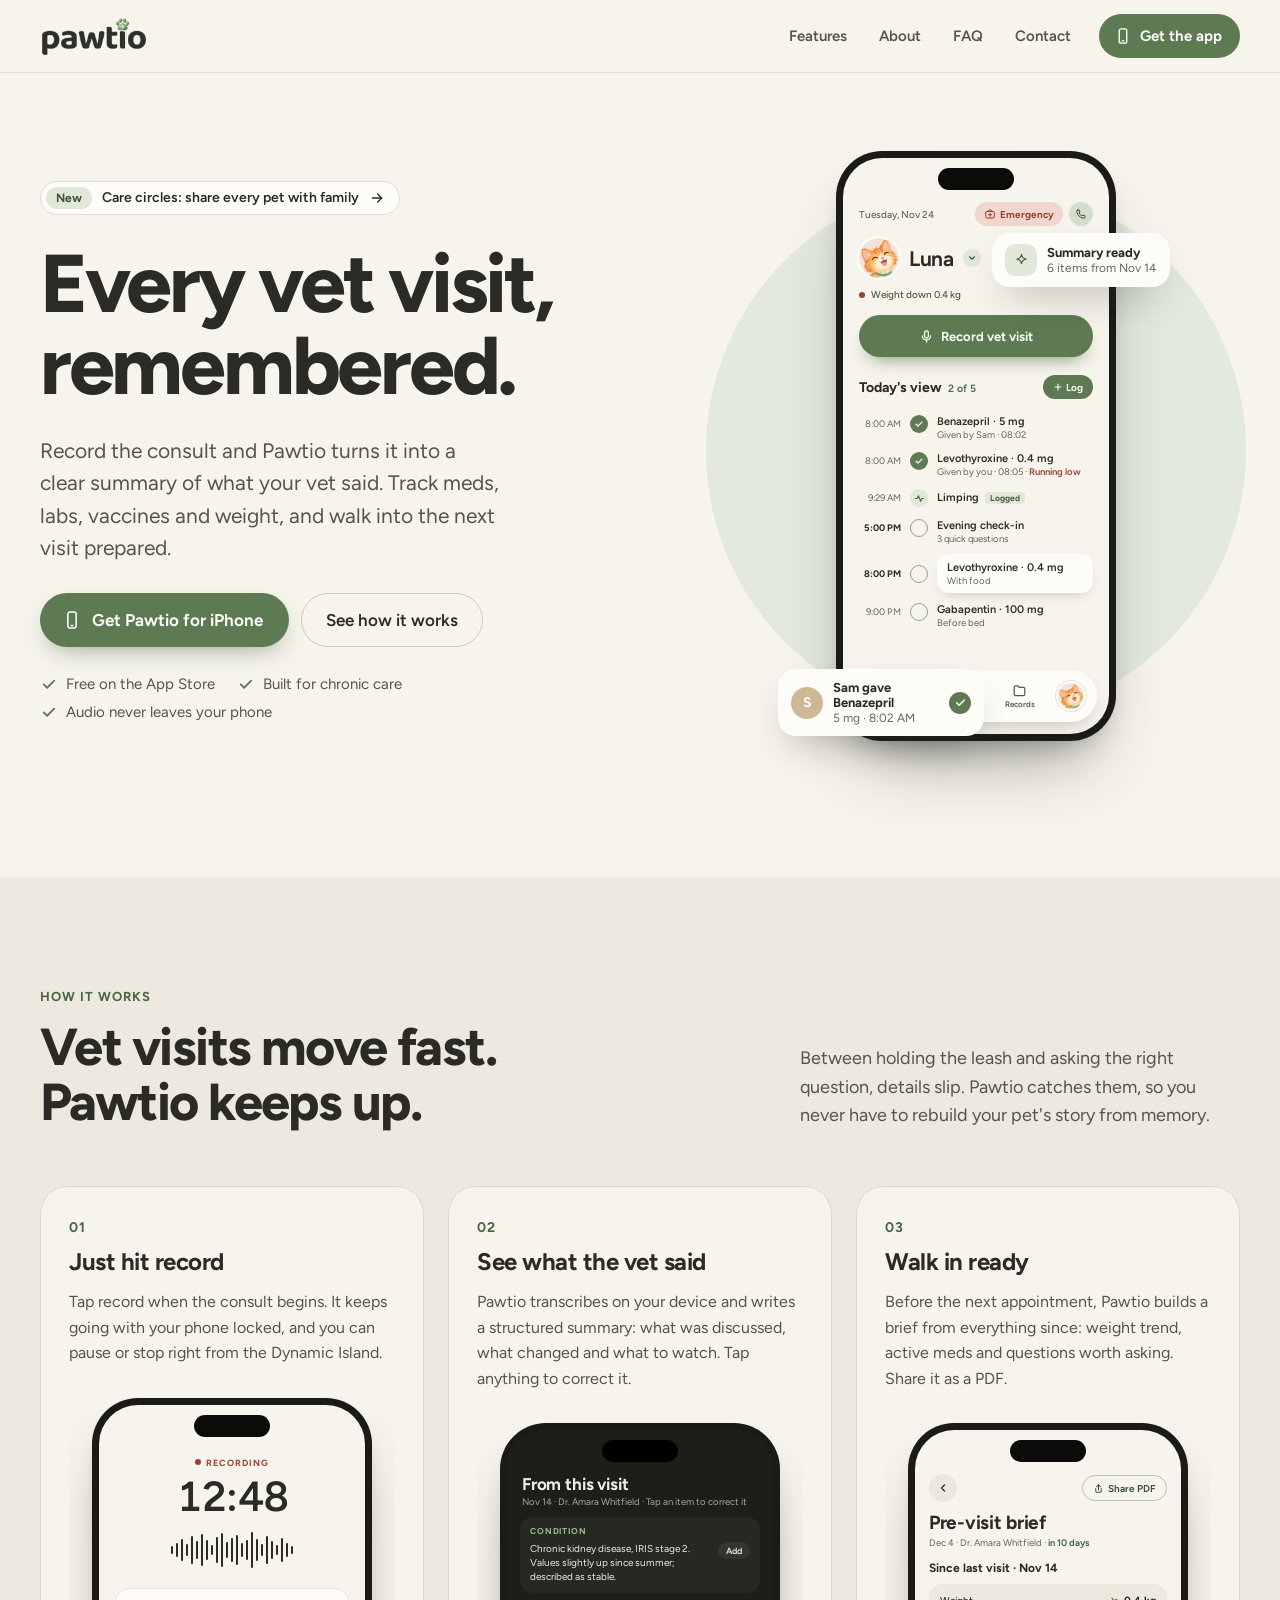
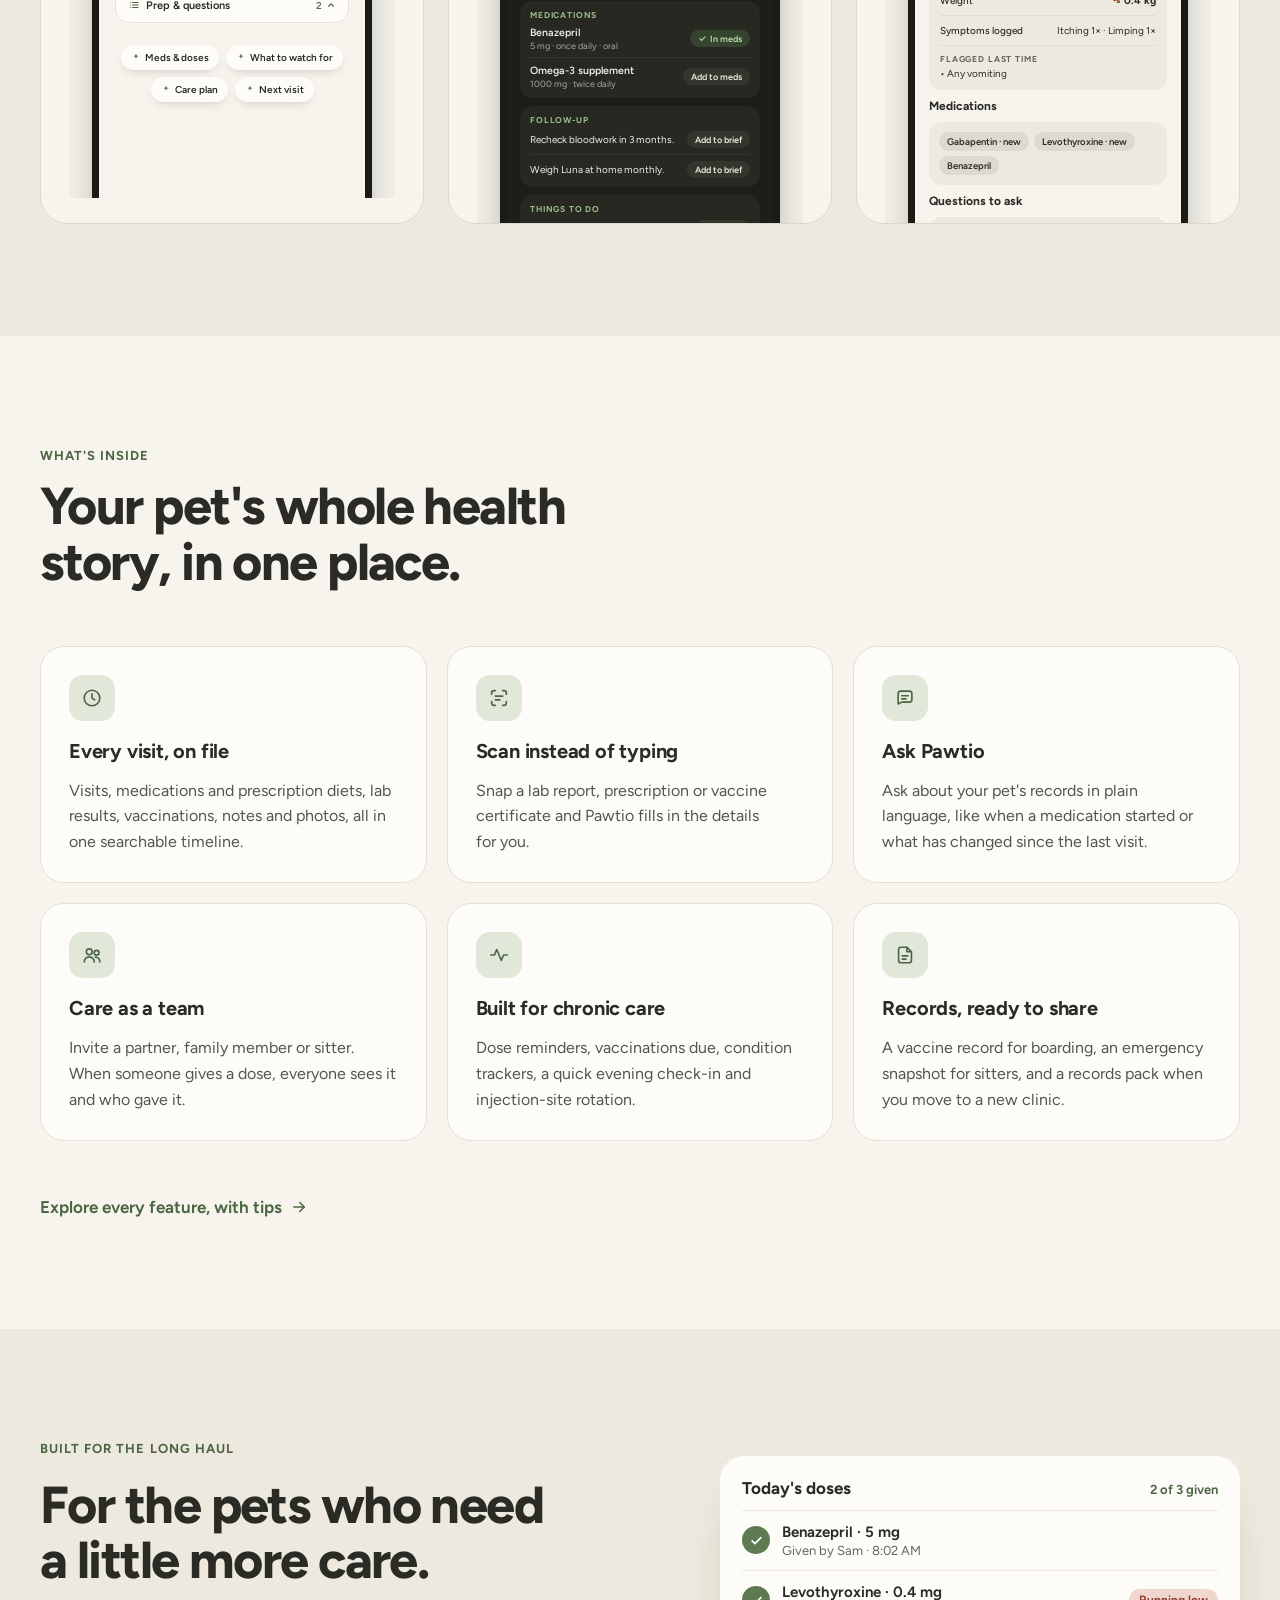
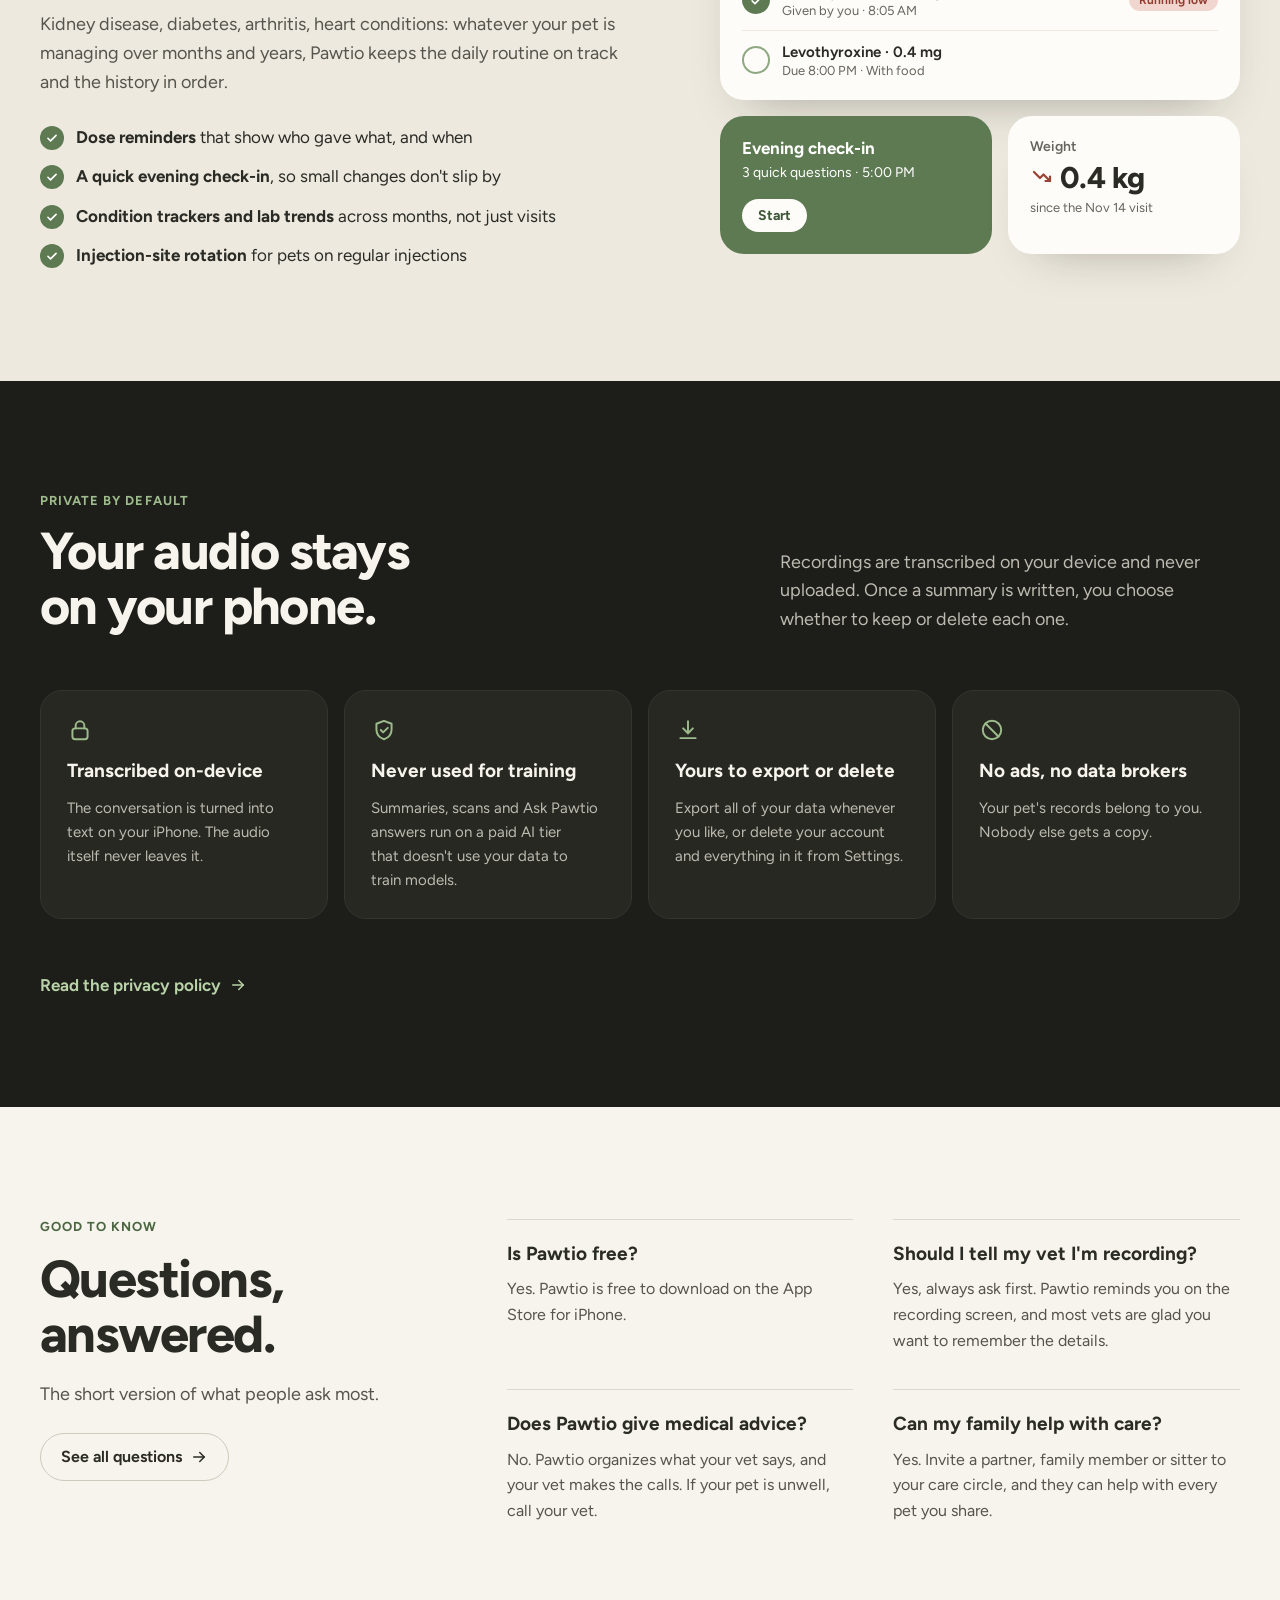
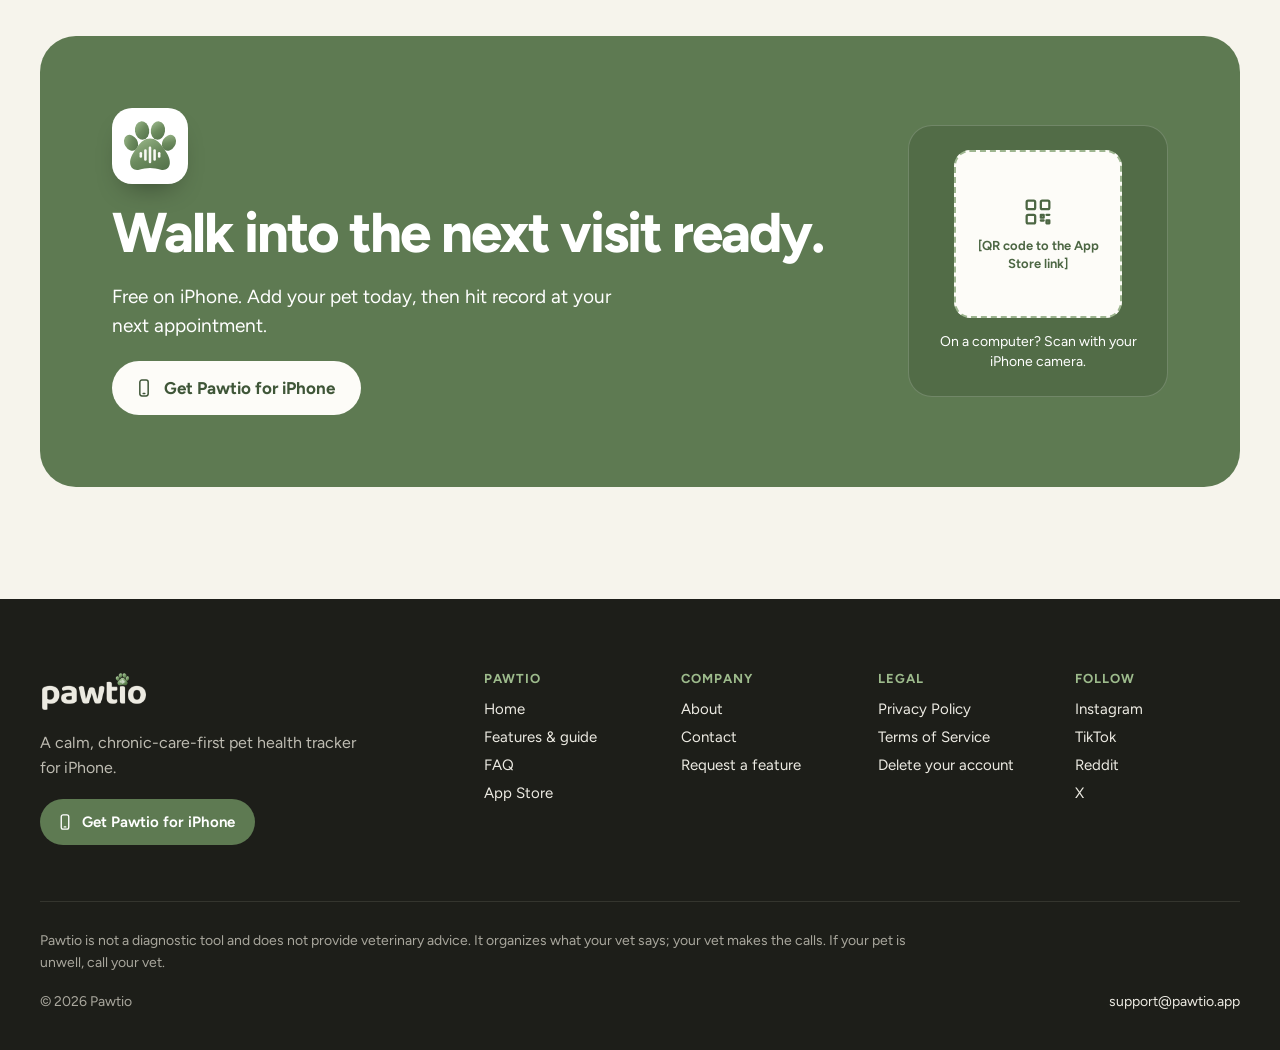
<file: index.html>
<!doctype html>
<html lang="en">
<head>
<meta charset="utf-8">
<meta name="viewport" content="width=device-width, initial-scale=1">
<title>Pawtio — Every vet visit, remembered</title>
<meta name="description" content="Pawtio is a calm, chronic-care-first pet health tracker for iPhone. Record your vet visit, get a clear summary, and walk into the next visit prepared.">
<link rel="icon" type="image/png" href="/favicon.png">
<link rel="apple-touch-icon" href="/apple-touch-icon.png">
<link href="https://fonts.googleapis.com/css2?family=Figtree:wght@400..800&display=swap" rel="stylesheet">
<style>
body{margin:0;background:#F6F4EC}
*{box-sizing:border-box}
a{color:#4C6643}a:hover{color:#3F5638}
h1,h2,h3{text-wrap:balance}
p,li{text-wrap:pretty}
:focus-visible{outline:2px solid #5E7A52;outline-offset:3px}
</style>
</head>
<body>
<div style="font-family: 'Figtree', ui-sans-serif, system-ui, -apple-system, 'Segoe UI', Roboto, sans-serif; color: #2B2B26; background: #F6F4EC; -webkit-font-smoothing: antialiased;">
<header style="width: 100%; box-sizing: border-box; font-family: 'Figtree', ui-sans-serif, system-ui, -apple-system, 'Segoe UI', Roboto, sans-serif; color: #2B2B26; background: #F6F4EC; border-bottom: 1px solid #E4E0D5;">
<div style="max-width: 1248px; margin: 0 auto; padding: 14px 24px; box-sizing: border-box; display: flex; flex-wrap: wrap; align-items: center; justify-content: space-between; gap: 10px 24px;">
<a href="/" aria-label="Pawtio home" style="display: inline-block; padding: 2px; color: #2B2B26; text-decoration: none; font-size: 30px; font-weight: 750; letter-spacing: -0.035em; line-height: 1;">
<img src="/assets/wordmark.png" alt="" width="104" height="37" style="display: block; height: 37px; width: auto;">
</a>
<nav aria-label="Main" style="display: flex; flex-wrap: wrap; align-items: center; gap: 4px; margin-left: auto;">
<a href="/features/" style="padding: 10px 14px; border-radius: 999px; font-size: 15px; font-weight: 600; text-decoration: none; color: #55544D; background: transparent;">Features</a>
<a href="/about/" style="padding: 10px 14px; border-radius: 999px; font-size: 15px; font-weight: 600; text-decoration: none; color: #55544D; background: transparent;">About</a>
<a href="/faq/" style="padding: 10px 14px; border-radius: 999px; font-size: 15px; font-weight: 600; text-decoration: none; color: #55544D; background: transparent;">FAQ</a>
<a href="/contact/" style="padding: 10px 14px; border-radius: 999px; font-size: 15px; font-weight: 600; text-decoration: none; color: #55544D; background: transparent;">Contact</a>
<a href="https://apps.apple.com/app/id6791683099" style="margin-left: 10px; display: inline-flex; align-items: center; gap: 8px; min-height: 44px; padding: 0 18px 0 15px; border-radius: 999px; background: #5E7A52; color: #FFFFFF; font-size: 15px; font-weight: 650; text-decoration: none;">
<svg viewBox="0 0 24 24" aria-hidden="true" style="width: 18px; height: 18px; fill: none; stroke: currentColor; stroke-width: 1.8; stroke-linecap: round; stroke-linejoin: round; flex: none;"><rect x="7" y="2.5" width="10" height="19" rx="2.5"></rect><path d="M11 18.5h2"></path></svg>
Get the app
</a>
</nav>
</div>
</header>
<main>

<section aria-labelledby="hero-title" style="padding: 48px 24px 96px; overflow: hidden;">
<div style="max-width: 1200px; margin: 0 auto; display: flex; flex-wrap: wrap; align-items: center; gap: 56px 64px;">
<div style="flex: 1 1 500px; min-width: 0; display: flex; flex-direction: column; align-items: flex-start; gap: 28px;">
<a href="/features/#care-circle" style="display: inline-flex; align-items: center; gap: 10px; padding: 5px 14px 5px 5px; border-radius: 999px; background: #FDFCF8; border: 1px solid #E2DED2; color: #2B2B26; font-size: 14px; font-weight: 600; text-decoration: none;">
<span style="padding: 4px 10px; border-radius: 999px; background: #E1E7D9; color: #3F5638; font-size: 12px; font-weight: 700;">New</span>
<span>Care circles: share every pet with family</span>
<svg viewBox="0 0 24 24" aria-hidden="true" style="width: 16px; height: 16px; fill: none; stroke: currentColor; stroke-width: 2; stroke-linecap: round; stroke-linejoin: round; flex: none;"><path d="M5 12h14"></path><path d="m13 6 6 6-6 6"></path></svg>
</a>
<h1 id="hero-title" style="margin: 0; font-size: clamp(46px, 6.4vw, 84px); line-height: 1; letter-spacing: -0.04em; font-weight: 750;">Every vet visit, remembered.</h1>
<p style="margin: 0; max-width: 540px; font-size: clamp(18px, 1.7vw, 21px); line-height: 1.55; color: #55544D;">Record the consult and Pawtio turns it into a clear summary of what your vet said. Track meds, labs, vaccines and weight, and walk into the next visit prepared.</p>
<div style="display: flex; flex-wrap: wrap; gap: 12px;">
<a href="https://apps.apple.com/app/id6791683099" style="display: inline-flex; align-items: center; gap: 10px; min-height: 54px; padding: 0 26px 0 22px; border-radius: 999px; background: #5E7A52; color: #FFFFFF; font-size: 17px; font-weight: 650; text-decoration: none; box-shadow: 0 10px 24px -10px rgba(62, 85, 55, 0.55);">
<svg viewBox="0 0 24 24" aria-hidden="true" style="width: 20px; height: 20px; fill: none; stroke: currentColor; stroke-width: 1.8; stroke-linecap: round; stroke-linejoin: round; flex: none;"><rect x="7" y="2.5" width="10" height="19" rx="2.5"></rect><path d="M11 18.5h2"></path></svg>
Get Pawtio for iPhone
</a>
<a href="#how" style="display: inline-flex; align-items: center; gap: 8px; min-height: 54px; padding: 0 24px; border-radius: 999px; border: 1.5px solid #CFCABD; color: #2B2B26; font-size: 17px; font-weight: 600; text-decoration: none;">See how it works</a>
</div>
<ul style="list-style: none; margin: 0; padding: 0; display: flex; flex-wrap: wrap; gap: 10px 22px; font-size: 15px; color: #55544D;">
<li style="display: flex; align-items: center; gap: 8px;"><svg viewBox="0 0 24 24" aria-hidden="true" style="width: 18px; height: 18px; fill: none; stroke: #5E7A52; stroke-width: 2.4; stroke-linecap: round; stroke-linejoin: round; flex: none;"><path d="m5 12.5 4.5 4.5L19 7.5"></path></svg>Free on the App Store</li>
<li style="display: flex; align-items: center; gap: 8px;"><svg viewBox="0 0 24 24" aria-hidden="true" style="width: 18px; height: 18px; fill: none; stroke: #5E7A52; stroke-width: 2.4; stroke-linecap: round; stroke-linejoin: round; flex: none;"><path d="m5 12.5 4.5 4.5L19 7.5"></path></svg>Built for chronic care</li>
<li style="display: flex; align-items: center; gap: 8px;"><svg viewBox="0 0 24 24" aria-hidden="true" style="width: 18px; height: 18px; fill: none; stroke: #5E7A52; stroke-width: 2.4; stroke-linecap: round; stroke-linejoin: round; flex: none;"><path d="m5 12.5 4.5 4.5L19 7.5"></path></svg>Audio never leaves your phone</li>
</ul>
</div>
<div style="flex: 1 1 420px; min-width: 0; display: flex; justify-content: center;">
<div style="position: relative; width: 340px; max-width: 100%; height: 660px;">
<div aria-hidden="true" style="position: absolute; left: 50%; top: 50%; width: 540px; height: 540px; margin: -270px 0 0 -270px; border-radius: 50%; background: #E3E9DC;"></div>
<div style="position: absolute; left: 50%; top: 30px; margin-left: -140px;">
<div role="img" aria-label="Pawtio's Today screen for Luna: a Record vet visit button, today's doses showing who gave them, and an evening check-in" style="width: 280px; height: 590px; box-sizing: border-box; padding: 7px; border-radius: 46px; background: #1A1A17; box-shadow: 0 40px 70px -30px rgba(43, 43, 38, 0.5), 0 16px 30px -18px rgba(43, 43, 38, 0.4); font-family: 'Figtree', ui-sans-serif, system-ui, -apple-system, 'Segoe UI', Roboto, sans-serif; color: #2B2B26;">
<div style="position: relative; width: 100%; height: 100%; border-radius: 39px; overflow: hidden; background: #F6F4EC;">
<div style="position: absolute; top: 10px; left: 50%; width: 76px; height: 22px; margin-left: -38px; border-radius: 11px; background: #0B0B0A;"></div>
<div style="padding: 44px 16px 0; display: flex; flex-direction: column; gap: 10px;">

<div style="display: flex; align-items: center; justify-content: space-between;">
<span style="font-size: 10px; font-weight: 500; color: #66655D;">Tuesday, Nov 24</span>
<div style="display: flex; align-items: center; gap: 6px;">
<span style="display: inline-flex; align-items: center; gap: 4px; height: 24px; padding: 0 9px; border-radius: 999px; background: #F0D6CE; color: #8F3B2E; font-size: 10px; font-weight: 650;"><svg viewBox="0 0 24 24" style="width: 12px; height: 12px; fill: none; stroke: currentColor; stroke-width: 2; stroke-linecap: round; stroke-linejoin: round;"><rect x="3.5" y="7" width="17" height="13" rx="2.5"></rect><path d="M9 7V5.5A1.5 1.5 0 0 1 10.5 4h3A1.5 1.5 0 0 1 15 5.5V7"></path><path d="M12 10.5v6"></path><path d="M9 13.5h6"></path></svg>Emergency</span>
<span style="width: 24px; height: 24px; border-radius: 50%; background: #D5DECB; color: #3F5638; display: grid; place-items: center;"><svg viewBox="0 0 24 24" style="width: 12px; height: 12px; fill: none; stroke: currentColor; stroke-width: 2; stroke-linecap: round; stroke-linejoin: round;"><path d="M5.5 4h3l1.5 4-2 1.3a11 11 0 0 0 6.7 6.7L16 14l4 1.5v3a2 2 0 0 1-2.2 2A16.5 16.5 0 0 1 3.5 6.2 2 2 0 0 1 5.5 4z"></path></svg></span>
</div>
</div>

<div style="display: flex; align-items: center; gap: 10px; margin-top: 2px;">
<img src="/assets/luna.png" alt="" style="width: 40px; height: 40px; border-radius: 50%; display: block; flex: none; box-shadow: 0 0 0 2px #FDFCF8;">
<span style="font-size: 21px; font-weight: 650; letter-spacing: -0.02em;">Luna</span>
<span style="width: 18px; height: 18px; border-radius: 50%; background: #E1E7D9; color: #3F5638; display: grid; place-items: center;"><svg viewBox="0 0 24 24" style="width: 10px; height: 10px; fill: none; stroke: currentColor; stroke-width: 2.6; stroke-linecap: round; stroke-linejoin: round;"><path d="m6 9 6 6 6-6"></path></svg></span>
</div>

<div style="display: flex; align-items: center; gap: 6px; font-size: 10px; font-weight: 500; color: #55544D;"><span style="width: 6px; height: 6px; border-radius: 50%; background: #9A4233;"></span>Weight down 0.4 kg</div>

<div style="margin-top: 4px; height: 42px; border-radius: 999px; background: #5E7A52; color: #FFFFFF; display: flex; align-items: center; justify-content: center; gap: 7px; font-size: 13px; font-weight: 650; box-shadow: 0 10px 18px -10px rgba(62, 85, 55, 0.7);"><svg viewBox="0 0 24 24" style="width: 15px; height: 15px; fill: none; stroke: currentColor; stroke-width: 2; stroke-linecap: round; stroke-linejoin: round;"><rect x="9" y="3" width="6" height="11" rx="3"></rect><path d="M5.5 11a6.5 6.5 0 0 0 13 0"></path><path d="M12 17.5V21"></path></svg>Record vet visit</div>

<div style="display: flex; align-items: center; justify-content: space-between; margin-top: 8px;">
<span style="display: inline-flex; align-items: baseline; gap: 6px;"><span style="font-size: 14px; font-weight: 700;">Today's view</span><span style="font-size: 10.5px; font-weight: 600; color: #4C6643;">2 of 5</span></span>
<span style="display: inline-flex; align-items: center; gap: 3px; height: 24px; padding: 0 10px; border-radius: 999px; background: #5E7A52; color: #FFFFFF; font-size: 10px; font-weight: 650;"><svg viewBox="0 0 24 24" style="width: 10px; height: 10px; fill: none; stroke: currentColor; stroke-width: 2.6; stroke-linecap: round;"><path d="M12 5v14"></path><path d="M5 12h14"></path></svg>Log</span>
</div>

<div style="display: flex; flex-direction: column;">
<div style="display: grid; grid-template-columns: 42px 18px minmax(0, 1fr); column-gap: 9px; align-items: start; padding: 6px 0;">
<span style="font-size: 9.5px; color: #66655D; text-align: right; padding-top: 3px;">8:00 AM</span>
<span style="width: 18px; height: 18px; border-radius: 50%; background: #5E7A52; color: #FFFFFF; display: grid; place-items: center;"><svg viewBox="0 0 24 24" style="width: 10px; height: 10px; fill: none; stroke: currentColor; stroke-width: 3; stroke-linecap: round; stroke-linejoin: round;"><path d="m5 12.5 4.5 4.5L19 7.5"></path></svg></span>
<span style="display: flex; flex-direction: column; gap: 1px;"><span style="font-size: 11px; font-weight: 600;">Benazepril · 5 mg</span><span style="font-size: 9.5px; color: #66655D;">Given by Sam · 08:02</span></span>
</div>
<div style="display: grid; grid-template-columns: 42px 18px minmax(0, 1fr); column-gap: 9px; align-items: start; padding: 6px 0;">
<span style="font-size: 9.5px; color: #66655D; text-align: right; padding-top: 3px;">8:00 AM</span>
<span style="width: 18px; height: 18px; border-radius: 50%; background: #5E7A52; color: #FFFFFF; display: grid; place-items: center;"><svg viewBox="0 0 24 24" style="width: 10px; height: 10px; fill: none; stroke: currentColor; stroke-width: 3; stroke-linecap: round; stroke-linejoin: round;"><path d="m5 12.5 4.5 4.5L19 7.5"></path></svg></span>
<span style="display: flex; flex-direction: column; gap: 1px;"><span style="font-size: 11px; font-weight: 600;">Levothyroxine · 0.4 mg</span><span style="font-size: 9.5px; color: #66655D;">Given by you · 08:05 · <span style="color: #9A4233; font-weight: 600;">Running low</span></span></span>
</div>
<div style="display: grid; grid-template-columns: 42px 18px minmax(0, 1fr); column-gap: 9px; align-items: start; padding: 6px 0;">
<span style="font-size: 9.5px; color: #66655D; text-align: right; padding-top: 3px;">9:29 AM</span>
<span style="width: 18px; height: 18px; border-radius: 50%; background: #E1E7D9; color: #4C6643; display: grid; place-items: center;"><svg viewBox="0 0 24 24" style="width: 11px; height: 11px; fill: none; stroke: currentColor; stroke-width: 2.4; stroke-linecap: round; stroke-linejoin: round;"><path d="M3 12h4l2.5-6 5 12 2.5-6h4"></path></svg></span>
<span style="display: flex; align-items: center; gap: 6px; padding-top: 2px;"><span style="font-size: 11px; font-weight: 600;">Limping</span><span style="padding: 1px 5px; border-radius: 4px; background: #E1E7D9; color: #3F5638; font-size: 8.5px; font-weight: 650;">Logged</span></span>
</div>
<div style="display: grid; grid-template-columns: 42px 18px minmax(0, 1fr); column-gap: 9px; align-items: start; padding: 6px 0;">
<span style="font-size: 9.5px; font-weight: 700; text-align: right; padding-top: 3px;">5:00 PM</span>
<span style="width: 18px; height: 18px; border-radius: 50%; border: 1.5px solid #8FA884; box-sizing: border-box;"></span>
<span style="display: flex; flex-direction: column; gap: 1px;"><span style="font-size: 11px; font-weight: 600;">Evening check-in</span><span style="font-size: 9.5px; color: #66655D;">3 quick questions</span></span>
</div>
<div style="display: grid; grid-template-columns: 42px 18px minmax(0, 1fr); column-gap: 9px; align-items: center; padding: 4px 0;">
<span style="font-size: 9.5px; font-weight: 700; text-align: right;">8:00 PM</span>
<span style="width: 18px; height: 18px; border-radius: 50%; border: 1.5px solid #8FA884; box-sizing: border-box;"></span>
<span style="display: flex; flex-direction: column; gap: 1px; padding: 7px 10px; border-radius: 12px; background: #FDFCF8; box-shadow: 0 6px 14px -8px rgba(43, 43, 38, 0.35);"><span style="font-size: 11px; font-weight: 600;">Levothyroxine · 0.4 mg</span><span style="font-size: 9.5px; color: #66655D;">With food</span></span>
</div>
<div style="display: grid; grid-template-columns: 42px 18px minmax(0, 1fr); column-gap: 9px; align-items: start; padding: 6px 0;">
<span style="font-size: 9.5px; color: #66655D; text-align: right; padding-top: 3px;">9:00 PM</span>
<span style="width: 18px; height: 18px; border-radius: 50%; border: 1.5px solid #8FA884; box-sizing: border-box;"></span>
<span style="display: flex; flex-direction: column; gap: 1px;"><span style="font-size: 11px; font-weight: 600;">Gabapentin · 100 mg</span><span style="font-size: 9.5px; color: #66655D;">Before bed</span></span>
</div>
</div>
</div>

<div style="position: absolute; left: 12px; right: 12px; bottom: 12px; height: 52px; border-radius: 26px; background: #FDFCF8; box-shadow: 0 8px 20px -8px rgba(43, 43, 38, 0.3); display: flex; align-items: center; justify-content: space-around; padding: 0 6px;">
<span style="width: 50px; height: 40px; border-radius: 20px; background: #E1E7D9; color: #3F5638; display: flex; flex-direction: column; align-items: center; justify-content: center; gap: 1px;"><svg viewBox="0 0 24 24" style="width: 15px; height: 15px; fill: none; stroke: currentColor; stroke-width: 2; stroke-linecap: round; stroke-linejoin: round;"><path d="M4 10.5 12 4l8 6.5V19a1.5 1.5 0 0 1-1.5 1.5H15v-6H9v6H5.5A1.5 1.5 0 0 1 4 19z"></path></svg><span style="font-size: 8px; font-weight: 650;">Home</span></span>
<span style="width: 50px; height: 40px; color: #55544D; display: flex; flex-direction: column; align-items: center; justify-content: center; gap: 1px;"><svg viewBox="0 0 24 24" style="width: 15px; height: 15px; fill: none; stroke: currentColor; stroke-width: 2; stroke-linecap: round; stroke-linejoin: round;"><path d="M3 12h4l2.5-6 5 12 2.5-6h4"></path></svg><span style="font-size: 8px; font-weight: 600;">Health</span></span>
<span style="width: 50px; height: 40px; color: #55544D; display: flex; flex-direction: column; align-items: center; justify-content: center; gap: 1px;"><svg viewBox="0 0 24 24" style="width: 15px; height: 15px; fill: none; stroke: currentColor; stroke-width: 2; stroke-linecap: round; stroke-linejoin: round;"><path d="M3.5 7A2.5 2.5 0 0 1 6 4.5h3.5l2 2.5H18A2.5 2.5 0 0 1 20.5 9.5v8A2.5 2.5 0 0 1 18 20H6a2.5 2.5 0 0 1-2.5-2.5z"></path></svg><span style="font-size: 8px; font-weight: 600;">Records</span></span>
<img src="/assets/luna.png" alt="" style="width: 26px; height: 26px; border-radius: 50%; display: block; flex: none; box-shadow: 0 0 0 2px #FDFCF8, 0 0 0 3px #E1E7D9;">
</div>

</div>
</div>
</div>
<div aria-hidden="true" style="position: absolute; right: -24px; top: 112px; width: 178px; padding: 11px 13px; border-radius: 18px; background: #FDFCF8; box-shadow: 0 18px 40px -16px rgba(43, 43, 38, 0.4); display: flex; align-items: center; gap: 10px;">
<span style="width: 32px; height: 32px; border-radius: 10px; background: #E1E7D9; color: #4C6643; display: grid; place-items: center; flex: none;"><svg viewBox="0 0 24 24" style="width: 17px; height: 17px; fill: none; stroke: currentColor; stroke-width: 1.8; stroke-linecap: round; stroke-linejoin: round;"><path d="M12 3.5c.6 3.9 2.6 5.9 6.5 6.5-3.9.6-5.9 2.6-6.5 6.5-.6-3.9-2.6-5.9-6.5-6.5 3.9-.6 5.9-2.6 6.5-6.5z"></path></svg></span>
<span style="display: flex; flex-direction: column; gap: 1px;"><span style="font-size: 13px; font-weight: 700;">Summary ready</span><span style="font-size: 12px; color: #66655D;">6 items from Nov 14</span></span>
</div>
<div aria-hidden="true" style="position: absolute; left: -28px; top: 548px; width: 206px; padding: 11px 13px; border-radius: 18px; background: #FDFCF8; box-shadow: 0 18px 40px -16px rgba(43, 43, 38, 0.4); display: flex; align-items: center; gap: 10px;">
<span style="width: 32px; height: 32px; border-radius: 50%; background: #CDB894; color: #FFFFFF; display: grid; place-items: center; flex: none; font-size: 14px; font-weight: 700;">S</span>
<span style="display: flex; flex-direction: column; gap: 1px; flex: 1;"><span style="font-size: 13px; font-weight: 700;">Sam gave Benazepril</span><span style="font-size: 12px; color: #66655D;">5 mg · 8:02 AM</span></span>
<span style="width: 22px; height: 22px; border-radius: 50%; background: #5E7A52; color: #FFFFFF; display: grid; place-items: center; flex: none;"><svg viewBox="0 0 24 24" style="width: 13px; height: 13px; fill: none; stroke: currentColor; stroke-width: 2.8; stroke-linecap: round; stroke-linejoin: round;"><path d="m5 12.5 4.5 4.5L19 7.5"></path></svg></span>
</div>
</div>
</div>
</div>
</section>

<section id="how" aria-labelledby="how-title" style="padding: 112px 24px; background: #EDE9DE;">
<div style="max-width: 1200px; margin: 0 auto; display: flex; flex-direction: column; gap: 56px;">
<div style="display: flex; flex-wrap: wrap; align-items: flex-end; justify-content: space-between; gap: 24px 48px;">
<div style="flex: 1 1 520px; max-width: 700px; display: flex; flex-direction: column; gap: 16px;">
<p style="margin: 0; font-size: 13px; font-weight: 700; letter-spacing: 0.08em; text-transform: uppercase; color: #4C6643;">How it works</p>
<h2 id="how-title" style="margin: 0; font-size: clamp(32px, 4.2vw, 52px); line-height: 1.06; letter-spacing: -0.03em; font-weight: 750;">Vet visits move fast. Pawtio keeps up.</h2>
</div>
<p style="flex: 1 1 340px; max-width: 440px; margin: 0; font-size: 18px; line-height: 1.6; color: #55544D;">Between holding the leash and asking the right question, details slip. Pawtio catches them, so you never have to rebuild your pet's story from memory.</p>
</div>
<ol style="list-style: none; margin: 0; padding: 0; display: grid; grid-template-columns: repeat(auto-fit, minmax(min(340px, 100%), 1fr)); gap: 24px;">
<li style="display: flex; flex-direction: column; gap: 12px; padding: 32px 28px 0; border-radius: 28px; background: #F6F4EC; border: 1px solid #DDD8CB; overflow: hidden;">
<span style="font-size: 14px; font-weight: 700; letter-spacing: 0.06em; color: #4C6643;">01</span>
<h3 style="margin: 0; font-size: 24px; line-height: 1.2; letter-spacing: -0.02em; font-weight: 700;">Just hit record</h3>
<p style="margin: 0; font-size: 16px; line-height: 1.6; color: #55544D;">Tap record when the consult begins. It keeps going with your phone locked, and you can pause or stop right from the Dynamic Island.</p>
<div style="height: 400px; margin-top: 20px; display: flex; justify-content: center; overflow: hidden;">
<div role="img" aria-label="Pawtio recording a vet visit: a running timer, live sound levels, the topics it listens for, and a Stop and summarize button" style="width: 280px; height: 590px; box-sizing: border-box; padding: 7px; border-radius: 46px; background: #1A1A17; box-shadow: 0 40px 70px -30px rgba(43, 43, 38, 0.5), 0 16px 30px -18px rgba(43, 43, 38, 0.4); font-family: 'Figtree', ui-sans-serif, system-ui, -apple-system, 'Segoe UI', Roboto, sans-serif; color: #2B2B26;">
<div style="position: relative; width: 100%; height: 100%; border-radius: 39px; overflow: hidden; background: #F6F4EC;">
<div style="position: absolute; top: 10px; left: 50%; width: 76px; height: 22px; margin-left: -38px; border-radius: 11px; background: #0B0B0A;"></div>
<div style="position: absolute; top: 0; right: 0; bottom: 0; left: 0; padding: 52px 16px 18px; box-sizing: border-box; display: flex; flex-direction: column; align-items: center;">

<span style="display: inline-flex; align-items: center; gap: 5px; font-size: 9px; font-weight: 700; letter-spacing: 0.12em; color: #9A4233;"><span style="width: 6px; height: 6px; border-radius: 50%; background: #9A4233;"></span>RECORDING</span>
<span style="margin-top: 6px; font-size: 42px; font-weight: 600; letter-spacing: -0.02em; line-height: 1.1; font-variant-numeric: tabular-nums;">12:48</span>

<div style="margin-top: 12px; height: 36px; display: flex; align-items: center; gap: 2.5px;">
<span style="width: 2.5px; height: 8px; border-radius: 2px; background: #2B2B26;"></span>
<span style="width: 2.5px; height: 14px; border-radius: 2px; background: #2B2B26;"></span>
<span style="width: 2.5px; height: 22px; border-radius: 2px; background: #2B2B26;"></span>
<span style="width: 2.5px; height: 12px; border-radius: 2px; background: #2B2B26;"></span>
<span style="width: 2.5px; height: 28px; border-radius: 2px; background: #2B2B26;"></span>
<span style="width: 2.5px; height: 18px; border-radius: 2px; background: #2B2B26;"></span>
<span style="width: 2.5px; height: 32px; border-radius: 2px; background: #2B2B26;"></span>
<span style="width: 2.5px; height: 20px; border-radius: 2px; background: #2B2B26;"></span>
<span style="width: 2.5px; height: 10px; border-radius: 2px; background: #2B2B26;"></span>
<span style="width: 2.5px; height: 26px; border-radius: 2px; background: #2B2B26;"></span>
<span style="width: 2.5px; height: 34px; border-radius: 2px; background: #2B2B26;"></span>
<span style="width: 2.5px; height: 16px; border-radius: 2px; background: #2B2B26;"></span>
<span style="width: 2.5px; height: 24px; border-radius: 2px; background: #2B2B26;"></span>
<span style="width: 2.5px; height: 30px; border-radius: 2px; background: #2B2B26;"></span>
<span style="width: 2.5px; height: 14px; border-radius: 2px; background: #2B2B26;"></span>
<span style="width: 2.5px; height: 20px; border-radius: 2px; background: #2B2B26;"></span>
<span style="width: 2.5px; height: 36px; border-radius: 2px; background: #2B2B26;"></span>
<span style="width: 2.5px; height: 22px; border-radius: 2px; background: #2B2B26;"></span>
<span style="width: 2.5px; height: 12px; border-radius: 2px; background: #2B2B26;"></span>
<span style="width: 2.5px; height: 28px; border-radius: 2px; background: #2B2B26;"></span>
<span style="width: 2.5px; height: 18px; border-radius: 2px; background: #2B2B26;"></span>
<span style="width: 2.5px; height: 10px; border-radius: 2px; background: #2B2B26;"></span>
<span style="width: 2.5px; height: 24px; border-radius: 2px; background: #2B2B26;"></span>
<span style="width: 2.5px; height: 14px; border-radius: 2px; background: #2B2B26;"></span>
<span style="width: 2.5px; height: 8px; border-radius: 2px; background: #2B2B26;"></span>
</div>

<div style="margin-top: 20px; width: 100%; box-sizing: border-box; display: flex; align-items: center; justify-content: space-between; padding: 10px 12px; border-radius: 14px; background: #FDFCF8; border: 1px solid #E8E4D9;">
<span style="display: inline-flex; align-items: center; gap: 6px; font-size: 11px; font-weight: 600;"><svg viewBox="0 0 24 24" style="width: 12px; height: 12px; fill: none; stroke: #4C6643; stroke-width: 2.2; stroke-linecap: round; stroke-linejoin: round;"><path d="M9 7h11"></path><path d="M9 12h11"></path><path d="M9 17h11"></path><path d="M4.5 7h.01"></path><path d="M4.5 12h.01"></path><path d="M4.5 17h.01"></path></svg>Prep &amp; questions</span>
<span style="display: inline-flex; align-items: center; gap: 4px; font-size: 10px; font-weight: 600; color: #66655D;">2<svg viewBox="0 0 24 24" style="width: 10px; height: 10px; fill: none; stroke: currentColor; stroke-width: 2.6; stroke-linecap: round; stroke-linejoin: round;"><path d="m6 15 6-6 6 6"></path></svg></span>
</div>

<div style="margin-top: 22px; display: flex; flex-wrap: wrap; justify-content: center; gap: 7px;">
<span style="display: inline-flex; align-items: center; gap: 4px; padding: 6px 10px; border-radius: 999px; background: #FDFCF8; box-shadow: 0 4px 12px -6px rgba(43, 43, 38, 0.35); font-size: 10px; font-weight: 600;"><svg viewBox="0 0 24 24" style="width: 10px; height: 10px; fill: #5E7A52;"><path d="M12 3.5c.6 3.9 2.6 5.9 6.5 6.5-3.9.6-5.9 2.6-6.5 6.5-.6-3.9-2.6-5.9-6.5-6.5 3.9-.6 5.9-2.6 6.5-6.5z"></path></svg>Meds &amp; doses</span>
<span style="display: inline-flex; align-items: center; gap: 4px; padding: 6px 10px; border-radius: 999px; background: #FDFCF8; box-shadow: 0 4px 12px -6px rgba(43, 43, 38, 0.35); font-size: 10px; font-weight: 600;"><svg viewBox="0 0 24 24" style="width: 10px; height: 10px; fill: #5E7A52;"><path d="M12 3.5c.6 3.9 2.6 5.9 6.5 6.5-3.9.6-5.9 2.6-6.5 6.5-.6-3.9-2.6-5.9-6.5-6.5 3.9-.6 5.9-2.6 6.5-6.5z"></path></svg>What to watch for</span>
<span style="display: inline-flex; align-items: center; gap: 4px; padding: 6px 10px; border-radius: 999px; background: #FDFCF8; box-shadow: 0 4px 12px -6px rgba(43, 43, 38, 0.35); font-size: 10px; font-weight: 600;"><svg viewBox="0 0 24 24" style="width: 10px; height: 10px; fill: #5E7A52;"><path d="M12 3.5c.6 3.9 2.6 5.9 6.5 6.5-3.9.6-5.9 2.6-6.5 6.5-.6-3.9-2.6-5.9-6.5-6.5 3.9-.6 5.9-2.6 6.5-6.5z"></path></svg>Care plan</span>
<span style="display: inline-flex; align-items: center; gap: 4px; padding: 6px 10px; border-radius: 999px; background: #FDFCF8; box-shadow: 0 4px 12px -6px rgba(43, 43, 38, 0.35); font-size: 10px; font-weight: 600;"><svg viewBox="0 0 24 24" style="width: 10px; height: 10px; fill: #5E7A52;"><path d="M12 3.5c.6 3.9 2.6 5.9 6.5 6.5-3.9.6-5.9 2.6-6.5 6.5-.6-3.9-2.6-5.9-6.5-6.5 3.9-.6 5.9-2.6 6.5-6.5z"></path></svg>Next visit</span>
</div>

<div style="flex: 1;"></div>

<p style="margin: 0; font-size: 9.5px; line-height: 1.45; color: #66655D; text-align: center;">Audio stays on your device.<br/>Let your vet know they're being recorded.</p>
<span style="margin-top: 10px; display: inline-flex; align-items: center; gap: 5px; padding: 5px 10px 5px 5px; border-radius: 999px; background: #ECE8DD; font-size: 10px; font-weight: 600;"><img src="/assets/luna.png" alt="" style="width: 15px; height: 15px; border-radius: 50%; display: block; flex: none;">Filing under Luna<svg viewBox="0 0 24 24" style="width: 9px; height: 9px; fill: none; stroke: currentColor; stroke-width: 2.8; stroke-linecap: round; stroke-linejoin: round;"><path d="m6 15 6-6 6 6"></path></svg></span>
<div style="margin-top: 12px; width: 100%; display: flex; gap: 8px;">
<span style="width: 44px; height: 44px; flex: none; border-radius: 15px; background: #ECE8DD; color: #2B2B26; display: grid; place-items: center;"><svg viewBox="0 0 24 24" style="width: 15px; height: 15px; fill: none; stroke: currentColor; stroke-width: 2.8; stroke-linecap: round;"><path d="M9 6v12"></path><path d="M15 6v12"></path></svg></span>
<span style="flex: 1; height: 44px; border-radius: 999px; background: #5E7A52; color: #FFFFFF; display: flex; align-items: center; justify-content: center; gap: 7px; font-size: 12.5px; font-weight: 650;"><svg viewBox="0 0 24 24" style="width: 11px; height: 11px;"><rect x="5" y="5" width="14" height="14" rx="3" fill="#FFFFFF"></rect></svg>Stop &amp; summarize</span>
</div>
<span style="margin-top: 10px; font-size: 10px; font-weight: 600; color: #9A4233;">Cancel recording</span>

</div>
</div>
</div>
</div>
</li>
<li style="display: flex; flex-direction: column; gap: 12px; padding: 32px 28px 0; border-radius: 28px; background: #F6F4EC; border: 1px solid #DDD8CB; overflow: hidden;">
<span style="font-size: 14px; font-weight: 700; letter-spacing: 0.06em; color: #4C6643;">02</span>
<h3 style="margin: 0; font-size: 24px; line-height: 1.2; letter-spacing: -0.02em; font-weight: 700;">See what the vet said</h3>
<p style="margin: 0; font-size: 16px; line-height: 1.6; color: #55544D;">Pawtio transcribes on your device and writes a structured summary: what was discussed, what changed and what to watch. Tap anything to correct it.</p>
<div style="height: 400px; margin-top: 20px; display: flex; justify-content: center; overflow: hidden;">
<div role="img" aria-label="Pawtio's visit summary: the condition, medications, follow-ups and things to watch, each ready to add to your records" style="width: 280px; height: 590px; box-sizing: border-box; padding: 7px; border-radius: 46px; background: #1A1A17; box-shadow: 0 40px 70px -30px rgba(43, 43, 38, 0.55), 0 16px 30px -18px rgba(43, 43, 38, 0.45); font-family: 'Figtree', ui-sans-serif, system-ui, -apple-system, 'Segoe UI', Roboto, sans-serif; color: #EDEBE3;">
<div style="position: relative; width: 100%; height: 100%; border-radius: 39px; overflow: hidden; background: #1D1E19;">
<div style="position: absolute; top: 10px; left: 50%; width: 76px; height: 22px; margin-left: -38px; border-radius: 11px; background: #000000;"></div>
<div style="padding: 44px 13px 0; display: flex; flex-direction: column; gap: 8px;">

<div style="display: flex; flex-direction: column; gap: 2px; padding: 0 2px 2px;">
<span style="font-size: 17px; font-weight: 700; letter-spacing: -0.01em;">From this visit</span>
<span style="font-size: 9.5px; color: #A9A79D;">Nov 14 · Dr. Amara Whitfield · Tap an item to correct it</span>
</div>

<div style="padding: 9px 10px; border-radius: 13px; background: #272822; display: flex; flex-direction: column; gap: 6px;">
<span style="font-size: 8.5px; font-weight: 700; letter-spacing: 0.1em; color: #9DBB8C;">CONDITION</span>
<div style="display: flex; align-items: flex-start; justify-content: space-between; gap: 8px;">
<span style="font-size: 10px; line-height: 1.4;">Chronic kidney disease, IRIS stage 2. Values slightly up since summer; described as stable.</span>
<span style="flex: none; padding: 3px 8px; border-radius: 999px; background: #34362E; font-size: 9px; font-weight: 600;">Add</span>
</div>
</div>

<div style="padding: 9px 10px; border-radius: 13px; background: #272822; display: flex; flex-direction: column; gap: 6px;">
<span style="font-size: 8.5px; font-weight: 700; letter-spacing: 0.1em; color: #9DBB8C;">MEDICATIONS</span>
<div style="display: flex; align-items: center; justify-content: space-between; gap: 8px;">
<span style="display: flex; flex-direction: column; gap: 1px;"><span style="font-size: 10.5px; font-weight: 600;">Benazepril</span><span style="font-size: 9px; color: #A9A79D;">5 mg · once daily · oral</span></span>
<span style="flex: none; display: inline-flex; align-items: center; gap: 3px; padding: 3px 8px; border-radius: 999px; background: #34442F; color: #B9D3A9; font-size: 9px; font-weight: 650;"><svg viewBox="0 0 24 24" style="width: 9px; height: 9px; fill: none; stroke: currentColor; stroke-width: 3; stroke-linecap: round; stroke-linejoin: round;"><path d="m5 12.5 4.5 4.5L19 7.5"></path></svg>In meds</span>
</div>
<div style="height: 1px; background: #34352E;"></div>
<div style="display: flex; align-items: center; justify-content: space-between; gap: 8px;">
<span style="display: flex; flex-direction: column; gap: 1px;"><span style="font-size: 10.5px; font-weight: 600;">Omega-3 supplement</span><span style="font-size: 9px; color: #A9A79D;">1000 mg · twice daily</span></span>
<span style="flex: none; padding: 3px 8px; border-radius: 999px; background: #34362E; font-size: 9px; font-weight: 600;">Add to meds</span>
</div>
</div>

<div style="padding: 9px 10px; border-radius: 13px; background: #272822; display: flex; flex-direction: column; gap: 6px;">
<span style="font-size: 8.5px; font-weight: 700; letter-spacing: 0.1em; color: #9DBB8C;">FOLLOW-UP</span>
<div style="display: flex; align-items: center; justify-content: space-between; gap: 8px;">
<span style="font-size: 10px; line-height: 1.4;">Recheck bloodwork in 3 months.</span>
<span style="flex: none; padding: 3px 8px; border-radius: 999px; background: #34362E; font-size: 9px; font-weight: 600;">Add to brief</span>
</div>
<div style="height: 1px; background: #34352E;"></div>
<div style="display: flex; align-items: center; justify-content: space-between; gap: 8px;">
<span style="font-size: 10px; line-height: 1.4;">Weigh Luna at home monthly.</span>
<span style="flex: none; padding: 3px 8px; border-radius: 999px; background: #34362E; font-size: 9px; font-weight: 600;">Add to brief</span>
</div>
</div>

<div style="padding: 9px 10px; border-radius: 13px; background: #272822; display: flex; flex-direction: column; gap: 6px;">
<span style="font-size: 8.5px; font-weight: 700; letter-spacing: 0.1em; color: #9DBB8C;">THINGS TO DO</span>
<div style="display: flex; align-items: center; justify-content: space-between; gap: 8px;">
<span style="font-size: 10px; line-height: 1.4;">Continue the renal-support diet.</span>
<span style="flex: none; padding: 3px 8px; border-radius: 999px; background: #34362E; font-size: 9px; font-weight: 600;">Care plan</span>
</div>
<div style="height: 1px; background: #34352E;"></div>
<div style="display: flex; align-items: center; justify-content: space-between; gap: 8px;">
<span style="font-size: 10px; line-height: 1.4;">Keep fresh water available at all times.</span>
<span style="flex: none; padding: 3px 8px; border-radius: 999px; background: #34362E; font-size: 9px; font-weight: 600;">Care plan</span>
</div>
</div>

<div style="padding: 9px 10px; border-radius: 13px; background: #272822; display: flex; flex-direction: column; gap: 6px;">
<span style="font-size: 8.5px; font-weight: 700; letter-spacing: 0.1em; color: #9DBB8C;">WATCH FOR</span>
<div style="display: flex; align-items: center; justify-content: space-between; gap: 8px;">
<span style="font-size: 10px; line-height: 1.4;">Increased drinking or urination.</span>
<span style="flex: none; padding: 3px 8px; border-radius: 999px; background: #34362E; font-size: 9px; font-weight: 600;">Add to check-in</span>
</div>
</div>

</div>
</div>
</div>
</div>
</li>
<li style="display: flex; flex-direction: column; gap: 12px; padding: 32px 28px 0; border-radius: 28px; background: #F6F4EC; border: 1px solid #DDD8CB; overflow: hidden;">
<span style="font-size: 14px; font-weight: 700; letter-spacing: 0.06em; color: #4C6643;">03</span>
<h3 style="margin: 0; font-size: 24px; line-height: 1.2; letter-spacing: -0.02em; font-weight: 700;">Walk in ready</h3>
<p style="margin: 0; font-size: 16px; line-height: 1.6; color: #55544D;">Before the next appointment, Pawtio builds a brief from everything since: weight trend, active meds and questions worth asking. Share it as a PDF.</p>
<div style="height: 400px; margin-top: 20px; display: flex; justify-content: center; overflow: hidden;">
<div role="img" aria-label="Pawtio's pre-visit brief: weight trend, symptoms since the last visit, current medications and questions to ask, with a Share PDF button" style="width: 280px; height: 590px; box-sizing: border-box; padding: 7px; border-radius: 46px; background: #1A1A17; box-shadow: 0 40px 70px -30px rgba(43, 43, 38, 0.5), 0 16px 30px -18px rgba(43, 43, 38, 0.4); font-family: 'Figtree', ui-sans-serif, system-ui, -apple-system, 'Segoe UI', Roboto, sans-serif; color: #2B2B26;">
<div style="position: relative; width: 100%; height: 100%; border-radius: 39px; overflow: hidden; background: #F6F4EC;">
<div style="position: absolute; top: 10px; left: 50%; width: 76px; height: 22px; margin-left: -38px; border-radius: 11px; background: #0B0B0A;"></div>
<div style="padding: 44px 14px 0; display: flex; flex-direction: column; gap: 9px;">

<div style="display: flex; align-items: center; justify-content: space-between;">
<span style="width: 28px; height: 28px; border-radius: 50%; background: #ECE8DD; display: grid; place-items: center;"><svg viewBox="0 0 24 24" style="width: 12px; height: 12px; fill: none; stroke: #2B2B26; stroke-width: 2.6; stroke-linecap: round; stroke-linejoin: round;"><path d="m15 6-6 6 6 6"></path></svg></span>
<span style="display: inline-flex; align-items: center; gap: 4px; height: 26px; padding: 0 10px; border-radius: 999px; border: 1px solid #B7C6AC; color: #3F5638; font-size: 10px; font-weight: 650;"><svg viewBox="0 0 24 24" style="width: 11px; height: 11px; fill: none; stroke: currentColor; stroke-width: 2.2; stroke-linecap: round; stroke-linejoin: round;"><path d="M12 15V4"></path><path d="m8 8 4-4 4 4"></path><path d="M6 12v6a2 2 0 0 0 2 2h8a2 2 0 0 0 2-2v-6"></path></svg>Share PDF</span>
</div>

<div style="display: flex; flex-direction: column; gap: 3px;">
<span style="font-size: 19px; font-weight: 700; letter-spacing: -0.015em;">Pre-visit brief</span>
<span style="font-size: 9.5px; color: #66655D;">Dec 4 · Dr. Amara Whitfield · <span style="color: #4C6643; font-weight: 650;">in 10 days</span></span>
</div>

<span style="margin-top: 4px; font-size: 12px; font-weight: 700;">Since last visit · Nov 14</span>
<div style="padding: 2px 11px; border-radius: 13px; background: #ECE9DF; display: flex; flex-direction: column;">
<div style="display: flex; align-items: center; justify-content: space-between; padding: 8px 0; border-bottom: 1px solid #E0DCD1;">
<span style="font-size: 10px; font-weight: 500;">Weight</span>
<span style="display: inline-flex; align-items: center; gap: 3px; font-size: 10.5px; font-weight: 700;"><svg viewBox="0 0 24 24" style="width: 11px; height: 11px; fill: none; stroke: #9A4233; stroke-width: 2.4; stroke-linecap: round; stroke-linejoin: round;"><path d="m4 7 6 6 3.5-3.5L20 16"></path><path d="M20 11.5V16h-4.5"></path></svg>0.4 kg</span>
</div>
<div style="display: flex; align-items: center; justify-content: space-between; padding: 8px 0; border-bottom: 1px solid #E0DCD1;">
<span style="font-size: 10px; font-weight: 500;">Symptoms logged</span>
<span style="font-size: 10px;">Itching 1× · Limping 1×</span>
</div>
<div style="display: flex; flex-direction: column; gap: 3px; padding: 8px 0;">
<span style="font-size: 8.5px; font-weight: 700; letter-spacing: 0.1em; color: #66655D;">FLAGGED LAST TIME</span>
<span style="font-size: 10px;">• Any vomiting</span>
</div>
</div>

<span style="font-size: 12px; font-weight: 700;">Medications</span>
<div style="padding: 10px; border-radius: 13px; background: #ECE9DF; display: flex; flex-wrap: wrap; gap: 5px;">
<span style="padding: 4px 8px; border-radius: 999px; background: #DDD9CE; font-size: 9.5px; font-weight: 600;">Gabapentin · new</span>
<span style="padding: 4px 8px; border-radius: 999px; background: #DDD9CE; font-size: 9.5px; font-weight: 600;">Levothyroxine · new</span>
<span style="padding: 4px 8px; border-radius: 999px; background: #DDD9CE; font-size: 9.5px; font-weight: 600;">Benazepril</span>
</div>

<span style="font-size: 12px; font-weight: 700;">Questions to ask</span>
<div style="padding: 2px 11px; border-radius: 13px; background: #ECE9DF; display: flex; flex-direction: column;">
<div style="display: flex; align-items: flex-start; gap: 7px; padding: 8px 0; border-bottom: 1px solid #E0DCD1;">
<span style="width: 14px; height: 14px; flex: none; border-radius: 50%; background: #5E7A52; color: #FFFFFF; font-size: 9px; font-weight: 700; display: grid; place-items: center;">?</span>
<span style="font-size: 10px; line-height: 1.4;">Is the weight loss expected on the renal diet?</span>
</div>
<div style="display: flex; align-items: flex-start; gap: 7px; padding: 8px 0;">
<span style="width: 14px; height: 14px; flex: none; border-radius: 50%; background: #5E7A52; color: #FFFFFF; font-size: 9px; font-weight: 700; display: grid; place-items: center;">?</span>
<span style="font-size: 10px; line-height: 1.4;">Should we recheck her blood pressure?</span>
</div>
</div>

</div>
</div>
</div>
</div>
</li>
</ol>
</div>
</section>

<section aria-labelledby="inside-title" style="padding: 112px 24px;">
<div style="max-width: 1200px; margin: 0 auto; display: flex; flex-direction: column; gap: 56px;">
<div style="max-width: 720px; display: flex; flex-direction: column; gap: 16px;">
<p style="margin: 0; font-size: 13px; font-weight: 700; letter-spacing: 0.08em; text-transform: uppercase; color: #4C6643;">What's inside</p>
<h2 id="inside-title" style="margin: 0; font-size: clamp(32px, 4.2vw, 52px); line-height: 1.06; letter-spacing: -0.03em; font-weight: 750;">Your pet's whole health story, in one place.</h2>
</div>
<div style="display: grid; grid-template-columns: repeat(auto-fit, minmax(min(340px, 100%), 1fr)); gap: 20px;">
<article style="display: flex; flex-direction: column; gap: 14px; padding: 28px; border-radius: 24px; background: #FDFCF8; border: 1px solid #E4E0D4;">
<span style="width: 46px; height: 46px; border-radius: 14px; background: #E1E7D9; color: #4C6643; display: grid; place-items: center;"><svg viewBox="0 0 24 24" aria-hidden="true" style="width: 22px; height: 22px; fill: none; stroke: currentColor; stroke-width: 1.8; stroke-linecap: round; stroke-linejoin: round;"><circle cx="12" cy="12" r="8.5"></circle><path d="M12 7.5V12l3 2"></path></svg></span>
<h3 style="margin: 4px 0 0; font-size: 20px; line-height: 1.25; letter-spacing: -0.01em; font-weight: 700;">Every visit, on file</h3>
<p style="margin: 0; font-size: 16px; line-height: 1.6; color: #55544D;">Visits, medications and prescription diets, lab results, vaccinations, notes and photos, all in one searchable timeline.</p>
</article>
<article style="display: flex; flex-direction: column; gap: 14px; padding: 28px; border-radius: 24px; background: #FDFCF8; border: 1px solid #E4E0D4;">
<span style="width: 46px; height: 46px; border-radius: 14px; background: #E1E7D9; color: #4C6643; display: grid; place-items: center;"><svg viewBox="0 0 24 24" aria-hidden="true" style="width: 22px; height: 22px; fill: none; stroke: currentColor; stroke-width: 1.8; stroke-linecap: round; stroke-linejoin: round;"><path d="M4 8V6.5A2.5 2.5 0 0 1 6.5 4H8"></path><path d="M16 4h1.5A2.5 2.5 0 0 1 20 6.5V8"></path><path d="M20 16v1.5a2.5 2.5 0 0 1-2.5 2.5H16"></path><path d="M8 20H6.5A2.5 2.5 0 0 1 4 17.5V16"></path><path d="M8 10h8"></path><path d="M8 14h5"></path></svg></span>
<h3 style="margin: 4px 0 0; font-size: 20px; line-height: 1.25; letter-spacing: -0.01em; font-weight: 700;">Scan instead of typing</h3>
<p style="margin: 0; font-size: 16px; line-height: 1.6; color: #55544D;">Snap a lab report, prescription or vaccine certificate and Pawtio fills in the details for you.</p>
</article>
<article style="display: flex; flex-direction: column; gap: 14px; padding: 28px; border-radius: 24px; background: #FDFCF8; border: 1px solid #E4E0D4;">
<span style="width: 46px; height: 46px; border-radius: 14px; background: #E1E7D9; color: #4C6643; display: grid; place-items: center;"><svg viewBox="0 0 24 24" aria-hidden="true" style="width: 22px; height: 22px; fill: none; stroke: currentColor; stroke-width: 1.8; stroke-linecap: round; stroke-linejoin: round;"><path d="M4.5 18.5V7a2.5 2.5 0 0 1 2.5-2.5h10A2.5 2.5 0 0 1 19.5 7v7a2.5 2.5 0 0 1-2.5 2.5H8.5z"></path><path d="M8.5 9.5h7"></path><path d="M8.5 13h4.5"></path></svg></span>
<h3 style="margin: 4px 0 0; font-size: 20px; line-height: 1.25; letter-spacing: -0.01em; font-weight: 700;">Ask Pawtio</h3>
<p style="margin: 0; font-size: 16px; line-height: 1.6; color: #55544D;">Ask about your pet's records in plain language, like when a medication started or what has changed since the last visit.</p>
</article>
<article style="display: flex; flex-direction: column; gap: 14px; padding: 28px; border-radius: 24px; background: #FDFCF8; border: 1px solid #E4E0D4;">
<span style="width: 46px; height: 46px; border-radius: 14px; background: #E1E7D9; color: #4C6643; display: grid; place-items: center;"><svg viewBox="0 0 24 24" aria-hidden="true" style="width: 22px; height: 22px; fill: none; stroke: currentColor; stroke-width: 1.8; stroke-linecap: round; stroke-linejoin: round;"><circle cx="9" cy="8.5" r="3.2"></circle><path d="M3.5 19.5a5.5 5.5 0 0 1 11 0"></path><circle cx="17" cy="9.5" r="2.6"></circle><path d="M15.8 14.3a4.6 4.6 0 0 1 4.7 5.2"></path></svg></span>
<h3 style="margin: 4px 0 0; font-size: 20px; line-height: 1.25; letter-spacing: -0.01em; font-weight: 700;">Care as a team</h3>
<p style="margin: 0; font-size: 16px; line-height: 1.6; color: #55544D;">Invite a partner, family member or sitter. When someone gives a dose, everyone sees it and who gave it.</p>
</article>
<article style="display: flex; flex-direction: column; gap: 14px; padding: 28px; border-radius: 24px; background: #FDFCF8; border: 1px solid #E4E0D4;">
<span style="width: 46px; height: 46px; border-radius: 14px; background: #E1E7D9; color: #4C6643; display: grid; place-items: center;"><svg viewBox="0 0 24 24" aria-hidden="true" style="width: 22px; height: 22px; fill: none; stroke: currentColor; stroke-width: 1.8; stroke-linecap: round; stroke-linejoin: round;"><path d="M3 12h4l2.5-6 5 12 2.5-6h4"></path></svg></span>
<h3 style="margin: 4px 0 0; font-size: 20px; line-height: 1.25; letter-spacing: -0.01em; font-weight: 700;">Built for chronic care</h3>
<p style="margin: 0; font-size: 16px; line-height: 1.6; color: #55544D;">Dose reminders, vaccinations due, condition trackers, a quick evening check-in and injection-site rotation.</p>
</article>
<article style="display: flex; flex-direction: column; gap: 14px; padding: 28px; border-radius: 24px; background: #FDFCF8; border: 1px solid #E4E0D4;">
<span style="width: 46px; height: 46px; border-radius: 14px; background: #E1E7D9; color: #4C6643; display: grid; place-items: center;"><svg viewBox="0 0 24 24" aria-hidden="true" style="width: 22px; height: 22px; fill: none; stroke: currentColor; stroke-width: 1.8; stroke-linecap: round; stroke-linejoin: round;"><path d="M14 3.5H7.5A2.5 2.5 0 0 0 5 6v12a2.5 2.5 0 0 0 2.5 2.5h9A2.5 2.5 0 0 0 19 18V8.5z"></path><path d="M14 3.5v5h5"></path><path d="M9 13h6"></path><path d="M9 16.5h4"></path></svg></span>
<h3 style="margin: 4px 0 0; font-size: 20px; line-height: 1.25; letter-spacing: -0.01em; font-weight: 700;">Records, ready to share</h3>
<p style="margin: 0; font-size: 16px; line-height: 1.6; color: #55544D;">A vaccine record for boarding, an emergency snapshot for sitters, and a records pack when you move to a new clinic.</p>
</article>
</div>
<a href="/features/" style="align-self: flex-start; display: inline-flex; align-items: center; gap: 8px; font-size: 17px; font-weight: 650; text-decoration: none; color: #4C6643;">Explore every feature, with tips<svg viewBox="0 0 24 24" aria-hidden="true" style="width: 18px; height: 18px; fill: none; stroke: currentColor; stroke-width: 2; stroke-linecap: round; stroke-linejoin: round; flex: none;"><path d="M5 12h14"></path><path d="m13 6 6 6-6 6"></path></svg></a>
</div>
</section>

<section aria-labelledby="chronic-title" style="padding: 112px 24px; background: #EDE9DE; overflow: hidden;">
<div style="max-width: 1200px; margin: 0 auto; display: flex; flex-wrap: wrap; align-items: center; gap: 56px 72px;">
<div style="flex: 1 1 460px; min-width: 0; display: flex; flex-direction: column; gap: 22px;">
<p style="margin: 0; font-size: 13px; font-weight: 700; letter-spacing: 0.08em; text-transform: uppercase; color: #4C6643;">Built for the long haul</p>
<h2 id="chronic-title" style="margin: 0; font-size: clamp(32px, 4.2vw, 52px); line-height: 1.06; letter-spacing: -0.03em; font-weight: 750;">For the pets who need a little more care.</h2>
<p style="margin: 0; font-size: 18px; line-height: 1.6; color: #55544D;">Kidney disease, diabetes, arthritis, heart conditions: whatever your pet is managing over months and years, Pawtio keeps the daily routine on track and the history in order.</p>
<ul style="list-style: none; margin: 6px 0 0; padding: 0; display: flex; flex-direction: column; gap: 14px;">
<li style="display: flex; align-items: flex-start; gap: 12px; font-size: 17px; line-height: 1.5;"><span style="width: 24px; height: 24px; border-radius: 50%; background: #5E7A52; color: #FFFFFF; display: grid; place-items: center; flex: none; margin-top: 1px;"><svg viewBox="0 0 24 24" aria-hidden="true" style="width: 14px; height: 14px; fill: none; stroke: currentColor; stroke-width: 2.8; stroke-linecap: round; stroke-linejoin: round;"><path d="m5 12.5 4.5 4.5L19 7.5"></path></svg></span><span><strong style="font-weight: 700;">Dose reminders</strong> that show who gave what, and when</span></li>
<li style="display: flex; align-items: flex-start; gap: 12px; font-size: 17px; line-height: 1.5;"><span style="width: 24px; height: 24px; border-radius: 50%; background: #5E7A52; color: #FFFFFF; display: grid; place-items: center; flex: none; margin-top: 1px;"><svg viewBox="0 0 24 24" aria-hidden="true" style="width: 14px; height: 14px; fill: none; stroke: currentColor; stroke-width: 2.8; stroke-linecap: round; stroke-linejoin: round;"><path d="m5 12.5 4.5 4.5L19 7.5"></path></svg></span><span><strong style="font-weight: 700;">A quick evening check-in</strong>, so small changes don't slip by</span></li>
<li style="display: flex; align-items: flex-start; gap: 12px; font-size: 17px; line-height: 1.5;"><span style="width: 24px; height: 24px; border-radius: 50%; background: #5E7A52; color: #FFFFFF; display: grid; place-items: center; flex: none; margin-top: 1px;"><svg viewBox="0 0 24 24" aria-hidden="true" style="width: 14px; height: 14px; fill: none; stroke: currentColor; stroke-width: 2.8; stroke-linecap: round; stroke-linejoin: round;"><path d="m5 12.5 4.5 4.5L19 7.5"></path></svg></span><span><strong style="font-weight: 700;">Condition trackers and lab trends</strong> across months, not just visits</span></li>
<li style="display: flex; align-items: flex-start; gap: 12px; font-size: 17px; line-height: 1.5;"><span style="width: 24px; height: 24px; border-radius: 50%; background: #5E7A52; color: #FFFFFF; display: grid; place-items: center; flex: none; margin-top: 1px;"><svg viewBox="0 0 24 24" aria-hidden="true" style="width: 14px; height: 14px; fill: none; stroke: currentColor; stroke-width: 2.8; stroke-linecap: round; stroke-linejoin: round;"><path d="m5 12.5 4.5 4.5L19 7.5"></path></svg></span><span><strong style="font-weight: 700;">Injection-site rotation</strong> for pets on regular injections</span></li>
</ul>
</div>
<div role="img" aria-label="Examples from Pawtio: today's doses showing who gave them, an evening check-in, and a weight trend" style="flex: 1 1 420px; min-width: 0; max-width: 520px; display: flex; flex-direction: column; gap: 16px;">
<div style="padding: 22px 22px 10px; border-radius: 24px; background: #FDFCF8; box-shadow: 0 24px 48px -28px rgba(43, 43, 38, 0.4); display: flex; flex-direction: column;">
<div style="display: flex; align-items: baseline; justify-content: space-between; gap: 12px; padding-bottom: 12px;"><span style="font-size: 17px; font-weight: 700;">Today's doses</span><span style="font-size: 13px; font-weight: 650; color: #4C6643;">2 of 3 given</span></div>
<div style="display: flex; align-items: center; gap: 12px; padding: 12px 0; border-top: 1px solid #ECE8DE;">
<span style="width: 28px; height: 28px; border-radius: 50%; background: #5E7A52; color: #FFFFFF; display: grid; place-items: center; flex: none;"><svg viewBox="0 0 24 24" style="width: 15px; height: 15px; fill: none; stroke: currentColor; stroke-width: 2.6; stroke-linecap: round; stroke-linejoin: round;"><path d="m5 12.5 4.5 4.5L19 7.5"></path></svg></span>
<span style="flex: 1; display: flex; flex-direction: column; gap: 2px;"><span style="font-size: 15px; font-weight: 650;">Benazepril · 5 mg</span><span style="font-size: 13px; color: #66655D;">Given by Sam · 8:02 AM</span></span>
</div>
<div style="display: flex; align-items: center; gap: 12px; padding: 12px 0; border-top: 1px solid #ECE8DE;">
<span style="width: 28px; height: 28px; border-radius: 50%; background: #5E7A52; color: #FFFFFF; display: grid; place-items: center; flex: none;"><svg viewBox="0 0 24 24" style="width: 15px; height: 15px; fill: none; stroke: currentColor; stroke-width: 2.6; stroke-linecap: round; stroke-linejoin: round;"><path d="m5 12.5 4.5 4.5L19 7.5"></path></svg></span>
<span style="flex: 1; display: flex; flex-direction: column; gap: 2px;"><span style="font-size: 15px; font-weight: 650;">Levothyroxine · 0.4 mg</span><span style="font-size: 13px; color: #66655D;">Given by you · 8:05 AM</span></span>
<span style="padding: 4px 10px; border-radius: 999px; background: #F0D6CE; color: #8F3B2E; font-size: 12px; font-weight: 650; flex: none;">Running low</span>
</div>
<div style="display: flex; align-items: center; gap: 12px; padding: 12px 0; border-top: 1px solid #ECE8DE;">
<span style="width: 28px; height: 28px; border-radius: 50%; border: 2px solid #8FA884; flex: none;"></span>
<span style="flex: 1; display: flex; flex-direction: column; gap: 2px;"><span style="font-size: 15px; font-weight: 650;">Levothyroxine · 0.4 mg</span><span style="font-size: 13px; color: #66655D;">Due 8:00 PM · With food</span></span>
</div>
</div>
<div style="display: flex; flex-wrap: wrap; gap: 16px;">
<div style="flex: 1 1 220px; padding: 22px; border-radius: 24px; background: #5E7A52; color: #FFFFFF; display: flex; flex-direction: column; gap: 6px;">
<span style="font-size: 17px; font-weight: 700;">Evening check-in</span>
<span style="font-size: 14px; color: #FFFFFF;">3 quick questions · 5:00 PM</span>
<span style="align-self: flex-start; margin-top: 12px; padding: 8px 16px; border-radius: 999px; background: #FDFCF8; color: #3F5638; font-size: 14px; font-weight: 700;">Start</span>
</div>
<div style="flex: 1 1 180px; padding: 22px; border-radius: 24px; background: #FDFCF8; display: flex; flex-direction: column; gap: 4px; box-shadow: 0 24px 48px -32px rgba(43, 43, 38, 0.4);">
<span style="font-size: 14px; font-weight: 600; color: #66655D;">Weight</span>
<span style="display: flex; align-items: center; gap: 6px; font-size: 30px; font-weight: 750; letter-spacing: -0.02em;"><svg viewBox="0 0 24 24" aria-hidden="true" style="width: 24px; height: 24px; fill: none; stroke: #9A4233; stroke-width: 2.2; stroke-linecap: round; stroke-linejoin: round;"><path d="m4 7 6 6 3.5-3.5L20 16"></path><path d="M20 11.5V16h-4.5"></path></svg>0.4 kg</span>
<span style="font-size: 13px; color: #66655D;">since the Nov 14 visit</span>
</div>
</div>
</div>
</div>
</section>

<section aria-labelledby="privacy-title" style="padding: 112px 24px; background: #1D1E19; color: #EDEBE3;">
<div style="max-width: 1200px; margin: 0 auto; display: flex; flex-direction: column; gap: 56px;">
<div style="display: flex; flex-wrap: wrap; align-items: flex-end; justify-content: space-between; gap: 24px 64px;">
<div style="flex: 1 1 520px; max-width: 660px; display: flex; flex-direction: column; gap: 16px;">
<p style="margin: 0; font-size: 13px; font-weight: 700; letter-spacing: 0.08em; text-transform: uppercase; color: #9DBB8C;">Private by default</p>
<h2 id="privacy-title" style="margin: 0; font-size: clamp(32px, 4.2vw, 52px); line-height: 1.06; letter-spacing: -0.03em; font-weight: 750; color: #F6F4EC;">Your audio stays on your phone.</h2>
</div>
<p style="flex: 1 1 340px; max-width: 460px; margin: 0; font-size: 18px; line-height: 1.6; color: #BDBBB1;">Recordings are transcribed on your device and never uploaded. Once a summary is written, you choose whether to keep or delete each one.</p>
</div>
<div style="display: grid; grid-template-columns: repeat(auto-fit, minmax(min(250px, 100%), 1fr)); gap: 16px;">
<div style="display: flex; flex-direction: column; gap: 12px; padding: 26px; border-radius: 22px; background: #272822; border: 1px solid #34352E;">
<svg viewBox="0 0 24 24" aria-hidden="true" style="width: 26px; height: 26px; fill: none; stroke: #9DBB8C; stroke-width: 1.8; stroke-linecap: round; stroke-linejoin: round;"><rect x="5" y="10.5" width="14" height="10" rx="2.5"></rect><path d="M8 10.5V8a4 4 0 0 1 8 0v2.5"></path></svg>
<h3 style="margin: 4px 0 0; font-size: 19px; line-height: 1.3; font-weight: 700; color: #F6F4EC;">Transcribed on-device</h3>
<p style="margin: 0; font-size: 15px; line-height: 1.6; color: #BDBBB1;">The conversation is turned into text on your iPhone. The audio itself never leaves it.</p>
</div>
<div style="display: flex; flex-direction: column; gap: 12px; padding: 26px; border-radius: 22px; background: #272822; border: 1px solid #34352E;">
<svg viewBox="0 0 24 24" aria-hidden="true" style="width: 26px; height: 26px; fill: none; stroke: #9DBB8C; stroke-width: 1.8; stroke-linecap: round; stroke-linejoin: round;"><path d="M12 3.5 5 6.2v5.3c0 4.2 2.9 7.6 7 9 4.1-1.4 7-4.8 7-9V6.2z"></path><path d="m9 12 2.2 2.2L15.5 10"></path></svg>
<h3 style="margin: 4px 0 0; font-size: 19px; line-height: 1.3; font-weight: 700; color: #F6F4EC;">Never used for training</h3>
<p style="margin: 0; font-size: 15px; line-height: 1.6; color: #BDBBB1;">Summaries, scans and Ask Pawtio answers run on a paid AI tier that doesn't use your data to train models.</p>
</div>
<div style="display: flex; flex-direction: column; gap: 12px; padding: 26px; border-radius: 22px; background: #272822; border: 1px solid #34352E;">
<svg viewBox="0 0 24 24" aria-hidden="true" style="width: 26px; height: 26px; fill: none; stroke: #9DBB8C; stroke-width: 1.8; stroke-linecap: round; stroke-linejoin: round;"><path d="M12 4v11"></path><path d="m7.5 10.5 4.5 4.5 4.5-4.5"></path><path d="M5 19.5h14"></path></svg>
<h3 style="margin: 4px 0 0; font-size: 19px; line-height: 1.3; font-weight: 700; color: #F6F4EC;">Yours to export or delete</h3>
<p style="margin: 0; font-size: 15px; line-height: 1.6; color: #BDBBB1;">Export all of your data whenever you like, or delete your account and everything in it from Settings.</p>
</div>
<div style="display: flex; flex-direction: column; gap: 12px; padding: 26px; border-radius: 22px; background: #272822; border: 1px solid #34352E;">
<svg viewBox="0 0 24 24" aria-hidden="true" style="width: 26px; height: 26px; fill: none; stroke: #9DBB8C; stroke-width: 1.8; stroke-linecap: round; stroke-linejoin: round;"><circle cx="12" cy="12" r="8.5"></circle><path d="m6 6 12 12"></path></svg>
<h3 style="margin: 4px 0 0; font-size: 19px; line-height: 1.3; font-weight: 700; color: #F6F4EC;">No ads, no data brokers</h3>
<p style="margin: 0; font-size: 15px; line-height: 1.6; color: #BDBBB1;">Your pet's records belong to you. Nobody else gets a copy.</p>
</div>
</div>
<a href="/privacy" style="align-self: flex-start; display: inline-flex; align-items: center; gap: 8px; font-size: 17px; font-weight: 650; text-decoration: none; color: #B9D3A9;">Read the privacy policy<svg viewBox="0 0 24 24" aria-hidden="true" style="width: 18px; height: 18px; fill: none; stroke: currentColor; stroke-width: 2; stroke-linecap: round; stroke-linejoin: round; flex: none;"><path d="M5 12h14"></path><path d="m13 6 6 6-6 6"></path></svg></a>
</div>
</section>

<section aria-labelledby="faq-title" style="padding: 112px 24px;">
<div style="max-width: 1200px; margin: 0 auto; display: flex; flex-wrap: wrap; gap: 48px 80px;">
<div style="flex: 1 1 300px; display: flex; flex-direction: column; align-items: flex-start; gap: 18px;">
<p style="margin: 0; font-size: 13px; font-weight: 700; letter-spacing: 0.08em; text-transform: uppercase; color: #4C6643;">Good to know</p>
<h2 id="faq-title" style="margin: 0; font-size: clamp(32px, 4.2vw, 52px); line-height: 1.06; letter-spacing: -0.03em; font-weight: 750;">Questions, answered.</h2>
<p style="margin: 0; font-size: 18px; line-height: 1.6; color: #55544D;">The short version of what people ask most.</p>
<a href="/faq/" style="margin-top: 6px; display: inline-flex; align-items: center; gap: 8px; min-height: 48px; padding: 0 20px; border-radius: 999px; border: 1.5px solid #CFCABD; color: #2B2B26; font-size: 16px; font-weight: 650; text-decoration: none;">See all questions<svg viewBox="0 0 24 24" aria-hidden="true" style="width: 18px; height: 18px; fill: none; stroke: currentColor; stroke-width: 2; stroke-linecap: round; stroke-linejoin: round; flex: none;"><path d="M5 12h14"></path><path d="m13 6 6 6-6 6"></path></svg></a>
</div>
<div style="flex: 2 1 560px; min-width: 0; display: grid; grid-template-columns: repeat(auto-fit, minmax(min(300px, 100%), 1fr)); gap: 36px 40px;">
<div style="display: flex; flex-direction: column; gap: 10px; padding-top: 22px; border-top: 1px solid #DDD8CB;">
<h3 style="margin: 0; font-size: 19px; line-height: 1.3; font-weight: 700;">Is Pawtio free?</h3>
<p style="margin: 0; font-size: 16px; line-height: 1.6; color: #55544D;">Yes. Pawtio is free to download on the App Store for iPhone.</p>
</div>
<div style="display: flex; flex-direction: column; gap: 10px; padding-top: 22px; border-top: 1px solid #DDD8CB;">
<h3 style="margin: 0; font-size: 19px; line-height: 1.3; font-weight: 700;">Should I tell my vet I'm recording?</h3>
<p style="margin: 0; font-size: 16px; line-height: 1.6; color: #55544D;">Yes, always ask first. Pawtio reminds you on the recording screen, and most vets are glad you want to remember the details.</p>
</div>
<div style="display: flex; flex-direction: column; gap: 10px; padding-top: 22px; border-top: 1px solid #DDD8CB;">
<h3 style="margin: 0; font-size: 19px; line-height: 1.3; font-weight: 700;">Does Pawtio give medical advice?</h3>
<p style="margin: 0; font-size: 16px; line-height: 1.6; color: #55544D;">No. Pawtio organizes what your vet says, and your vet makes the calls. If your pet is unwell, call your vet.</p>
</div>
<div style="display: flex; flex-direction: column; gap: 10px; padding-top: 22px; border-top: 1px solid #DDD8CB;">
<h3 style="margin: 0; font-size: 19px; line-height: 1.3; font-weight: 700;">Can my family help with care?</h3>
<p style="margin: 0; font-size: 16px; line-height: 1.6; color: #55544D;">Yes. Invite a partner, family member or sitter to your care circle, and they can help with every pet you share.</p>
</div>
</div>
</div>
</section>

<section aria-labelledby="cta-title" style="padding: 0 24px 112px;">
<div style="max-width: 1200px; margin: 0 auto; padding: clamp(36px, 6vw, 72px); border-radius: 36px; background: #5E7A52; color: #FFFFFF; display: flex; flex-wrap: wrap; align-items: center; justify-content: space-between; gap: 40px;">
<div style="flex: 1 1 520px; min-width: 0; display: flex; flex-direction: column; align-items: flex-start; gap: 20px;">
<div style="width: 76px; height: 76px; border-radius: 20px; background: #FFFFFF; display: grid; place-items: center; box-shadow: 0 14px 28px -14px rgba(0, 0, 0, 0.45);">
<div style="width: 54px; height: 54px;">
<svg viewBox="13 16 94 89" role="img" aria-label="Pawtio app icon" style="display: block; width: 100%; height: 100%;"><defs><linearGradient id="pawG-cta" x1="0.15" y1="0" x2="0.85" y2="1"><stop offset="0" style="stop-color: #9AB78A;"></stop><stop offset="0.5" style="stop-color: #6C8B5E;"></stop><stop offset="1" style="stop-color: #55734B;"></stop></linearGradient></defs><g fill="url(#pawG-cta)"><ellipse cx="27" cy="55" rx="11.4" ry="14.6" transform="rotate(-30 27 55)"></ellipse><ellipse cx="46.2" cy="33.5" rx="12.4" ry="16" transform="rotate(-8 46.2 33.5)"></ellipse><ellipse cx="73.8" cy="33.5" rx="12.4" ry="16" transform="rotate(8 73.8 33.5)"></ellipse><ellipse cx="93" cy="55" rx="11.4" ry="14.6" transform="rotate(30 93 55)"></ellipse><path d="M60 47.5C51 47.5 44.5 53 38.5 61.5C31 72 24.5 81 25.5 91C26.5 100 33.5 103.5 41 101.8C48 100.3 53.5 99 60 99C66.5 99 72 100.3 79 101.8C86.5 103.5 93.5 100 94.5 91C95.5 81 89 72 81.5 61.5C75.5 53 69 47.5 60 47.5Z"></path></g><g fill="#F7F8F3"><rect x="41.8" y="71" width="4.4" height="10" rx="2.2"></rect><rect x="49.8" y="66" width="4.4" height="20" rx="2.2"></rect><rect x="57.8" y="61.5" width="4.4" height="29" rx="2.2"></rect><rect x="65.8" y="66" width="4.4" height="20" rx="2.2"></rect><rect x="73.8" y="71" width="4.4" height="10" rx="2.2"></rect></g></svg>
</div>
</div>
<h2 id="cta-title" style="margin: 0; font-size: clamp(34px, 4.4vw, 56px); line-height: 1.04; letter-spacing: -0.035em; font-weight: 750; color: #FFFFFF;">Walk into the next visit ready.</h2>
<p style="margin: 0; max-width: 520px; font-size: 19px; line-height: 1.55; color: #FFFFFF;">Free on iPhone. Add your pet today, then hit record at your next appointment.</p>
<a href="https://apps.apple.com/app/id6791683099" style="display: inline-flex; align-items: center; gap: 10px; min-height: 54px; padding: 0 26px 0 22px; border-radius: 999px; background: #FDFCF8; color: #3F5638; font-size: 17px; font-weight: 700; text-decoration: none;">
<svg viewBox="0 0 24 24" aria-hidden="true" style="width: 20px; height: 20px; fill: none; stroke: currentColor; stroke-width: 1.8; stroke-linecap: round; stroke-linejoin: round; flex: none;"><rect x="7" y="2.5" width="10" height="19" rx="2.5"></rect><path d="M11 18.5h2"></path></svg>
Get Pawtio for iPhone
</a>
</div>
<div style="flex: 0 1 260px; display: flex; flex-direction: column; align-items: center; gap: 14px; padding: 24px; border-radius: 24px; background: #526C47; border: 1px solid rgba(255, 255, 255, 0.18);">
<div role="img" aria-label="QR code placeholder for the App Store link" style="width: 168px; height: 168px; padding: 16px; border-radius: 16px; background: #FDFCF8; border: 2px dashed #9DB58F; display: flex; flex-direction: column; align-items: center; justify-content: center; gap: 8px; text-align: center; color: #4C6643;">
<svg viewBox="0 0 24 24" aria-hidden="true" style="width: 34px; height: 34px; fill: none; stroke: currentColor; stroke-width: 1.6; stroke-linecap: round; stroke-linejoin: round;"><rect x="4" y="4" width="6" height="6" rx="1"></rect><rect x="14" y="4" width="6" height="6" rx="1"></rect><rect x="4" y="14" width="6" height="6" rx="1"></rect><path d="M14 14h2v2h-2z"></path><path d="M18 18h2v2h-2z"></path><path d="M14 18h2"></path><path d="M18 14h2"></path></svg>
<span style="font-size: 13px; font-weight: 650; line-height: 1.35;">[QR code to the App Store link]</span>
</div>
<p style="margin: 0; font-size: 14px; line-height: 1.45; text-align: center; color: #FFFFFF;">On a computer? Scan with your iPhone camera.</p>
</div>
</div>
</section>

</main>
<footer style="width: 100%; box-sizing: border-box; font-family: 'Figtree', ui-sans-serif, system-ui, -apple-system, 'Segoe UI', Roboto, sans-serif; color: #EDEBE3; background: #1D1E19;">
<div style="max-width: 1248px; margin: 0 auto; padding: 72px 24px 40px; box-sizing: border-box; display: flex; flex-direction: column; gap: 56px;">

<div style="display: flex; flex-wrap: wrap; justify-content: space-between; gap: 48px 64px;">
<div style="flex: 1 1 300px; max-width: 380px; display: flex; flex-direction: column; align-items: flex-start; gap: 18px;">
<a href="/" aria-label="Pawtio home" style="display: inline-block; padding: 2px; color: #F6F4EC; text-decoration: none; font-size: 30px; font-weight: 750; letter-spacing: -0.035em; line-height: 1;">
<img src="/assets/wordmark-dark.png" alt="" width="104" height="37" style="display: block; height: 37px; width: auto;">
</a>
<p style="margin: 0; font-size: 16px; line-height: 1.6; color: #BDBBB1;">A calm, chronic-care-first pet health tracker for iPhone.</p>
<a href="https://apps.apple.com/app/id6791683099" style="display: inline-flex; align-items: center; gap: 8px; min-height: 46px; padding: 0 20px 0 16px; border-radius: 999px; background: #5E7A52; color: #FFFFFF; font-size: 15px; font-weight: 650; text-decoration: none;">
<svg viewBox="0 0 24 24" aria-hidden="true" style="width: 18px; height: 18px; fill: none; stroke: currentColor; stroke-width: 1.8; stroke-linecap: round; stroke-linejoin: round; flex: none;"><rect x="7" y="2.5" width="10" height="19" rx="2.5"></rect><path d="M11 18.5h2"></path></svg>
Get Pawtio for iPhone
</a>
</div>

<div style="flex: 2 1 560px; min-width: 0; display: grid; grid-template-columns: repeat(auto-fit, minmax(min(150px, 100%), 1fr)); gap: 36px 32px;">
<nav aria-label="Pawtio" style="display: flex; flex-direction: column; gap: 14px;">
<h2 style="margin: 0; font-size: 13px; font-weight: 700; letter-spacing: 0.08em; text-transform: uppercase; color: #9DBB8C;">Pawtio</h2>
<ul style="list-style: none; margin: 0; padding: 0; display: flex; flex-direction: column; gap: 10px; font-size: 15px;">
<li><a href="/" style="color: #EDEBE3; text-decoration: none;">Home</a></li>
<li><a href="/features/" style="color: #EDEBE3; text-decoration: none;">Features &amp; guide</a></li>
<li><a href="/faq/" style="color: #EDEBE3; text-decoration: none;">FAQ</a></li>
<li><a href="https://apps.apple.com/app/id6791683099" style="color: #EDEBE3; text-decoration: none;">App Store</a></li>
</ul>
</nav>
<nav aria-label="Company" style="display: flex; flex-direction: column; gap: 14px;">
<h2 style="margin: 0; font-size: 13px; font-weight: 700; letter-spacing: 0.08em; text-transform: uppercase; color: #9DBB8C;">Company</h2>
<ul style="list-style: none; margin: 0; padding: 0; display: flex; flex-direction: column; gap: 10px; font-size: 15px;">
<li><a href="/about/" style="color: #EDEBE3; text-decoration: none;">About</a></li>
<li><a href="/contact/" style="color: #EDEBE3; text-decoration: none;">Contact</a></li>
<li><a href="/contact/?topic=feature" style="color: #EDEBE3; text-decoration: none;">Request a feature</a></li>
</ul>
</nav>
<nav aria-label="Legal" style="display: flex; flex-direction: column; gap: 14px;">
<h2 style="margin: 0; font-size: 13px; font-weight: 700; letter-spacing: 0.08em; text-transform: uppercase; color: #9DBB8C;">Legal</h2>
<ul style="list-style: none; margin: 0; padding: 0; display: flex; flex-direction: column; gap: 10px; font-size: 15px;">
<li><a href="/privacy" style="color: #EDEBE3; text-decoration: none;">Privacy Policy</a></li>
<li><a href="/terms" style="color: #EDEBE3; text-decoration: none;">Terms of Service</a></li>
<li><a href="/delete-account" style="color: #EDEBE3; text-decoration: none;">Delete your account</a></li>
</ul>
</nav>
<nav aria-label="Social" style="display: flex; flex-direction: column; gap: 14px;">
<h2 style="margin: 0; font-size: 13px; font-weight: 700; letter-spacing: 0.08em; text-transform: uppercase; color: #9DBB8C;">Follow</h2>
<ul style="list-style: none; margin: 0; padding: 0; display: flex; flex-direction: column; gap: 10px; font-size: 15px;">
<li><a href="#" style="color: #EDEBE3; text-decoration: none;">Instagram</a></li>
<li><a href="#" style="color: #EDEBE3; text-decoration: none;">TikTok</a></li>
<li><a href="#" style="color: #EDEBE3; text-decoration: none;">Reddit</a></li>
<li><a href="#" style="color: #EDEBE3; text-decoration: none;">X</a></li>
</ul>
</nav>
</div>
</div>

<div style="display: flex; flex-direction: column; gap: 18px; padding-top: 28px; border-top: 1px solid #34352E;">
<p style="margin: 0; max-width: 880px; font-size: 14px; line-height: 1.6; color: #A9A79D;">Pawtio is not a diagnostic tool and does not provide veterinary advice. It organizes what your vet says; your vet makes the calls. If your pet is unwell, call your vet.</p>
<div style="display: flex; flex-wrap: wrap; justify-content: space-between; gap: 8px 24px; font-size: 14px; color: #A9A79D;">
<span>© 2026 Pawtio</span>
<a href="mailto:support@pawtio.app" style="color: #EDEBE3; text-decoration: none;">support@pawtio.app</a>
</div>
</div>

</div>
</footer>
</div>
</body>
</html>
</file>
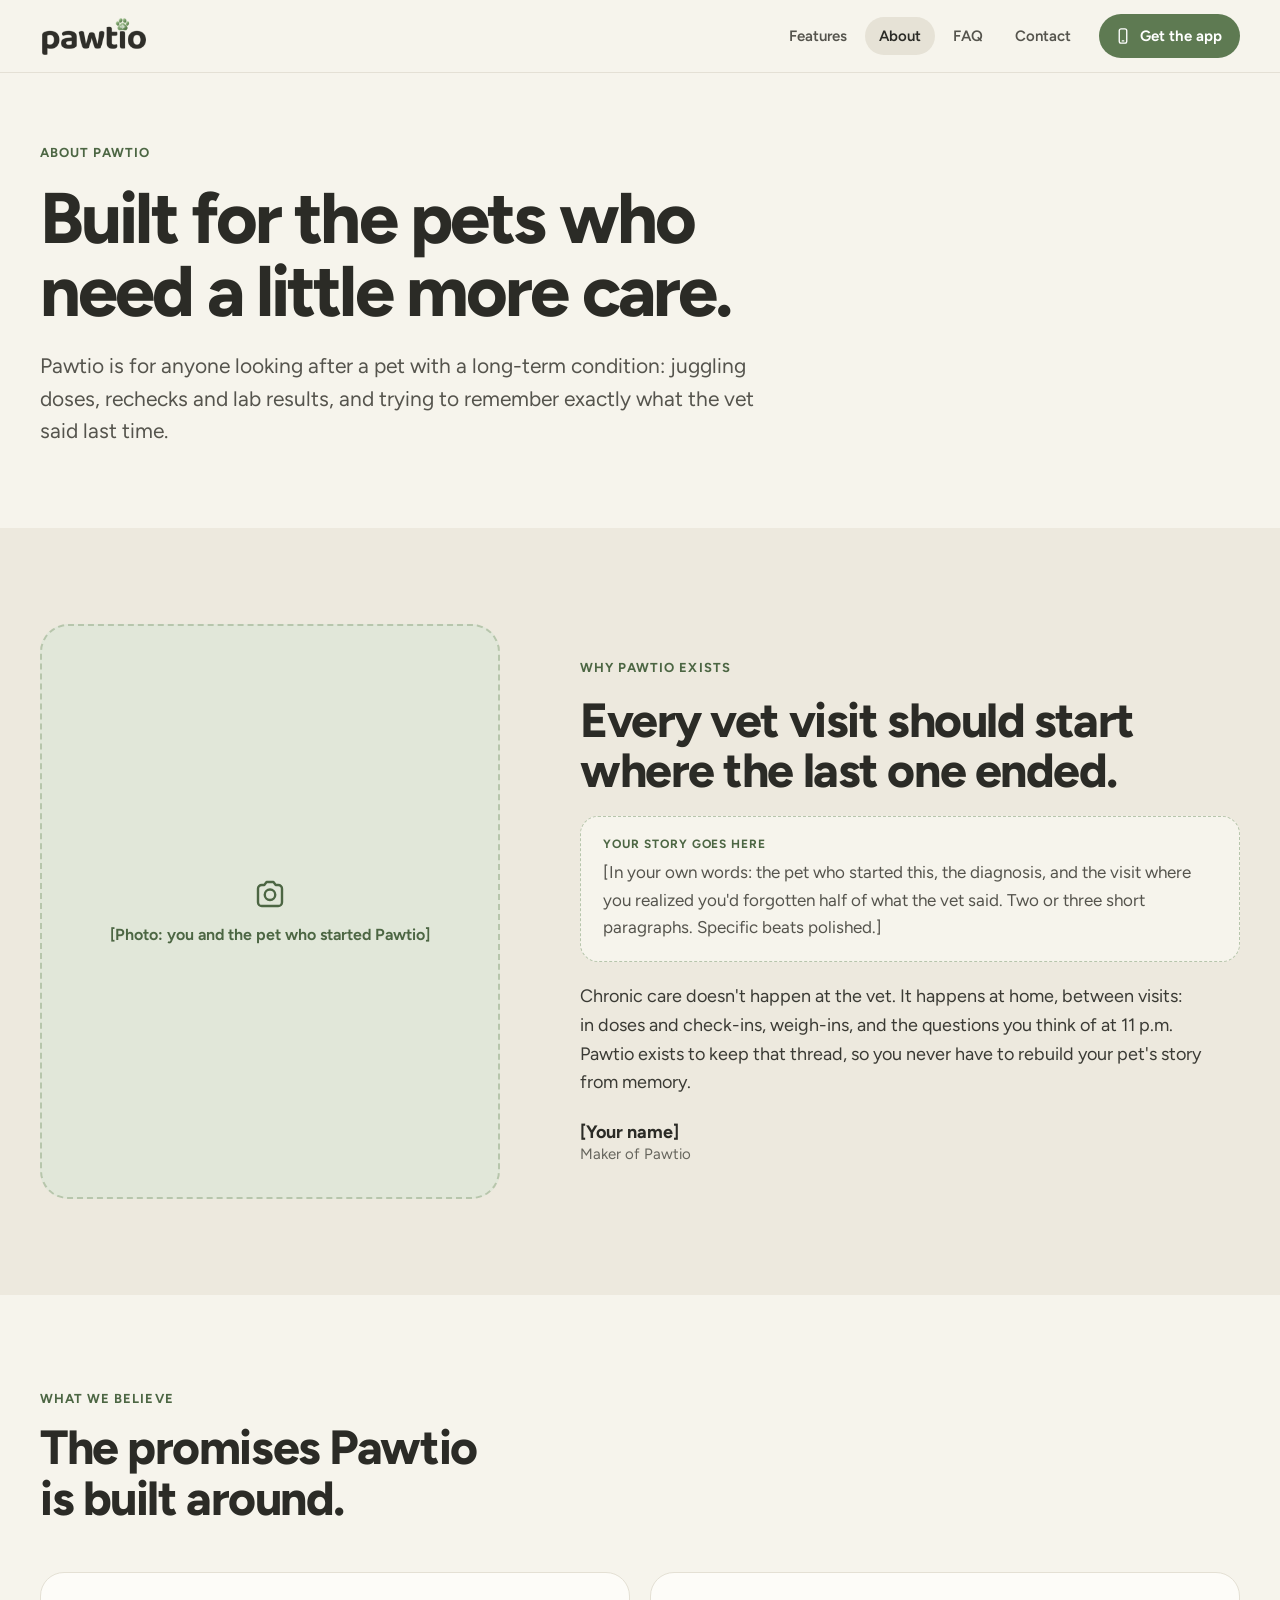
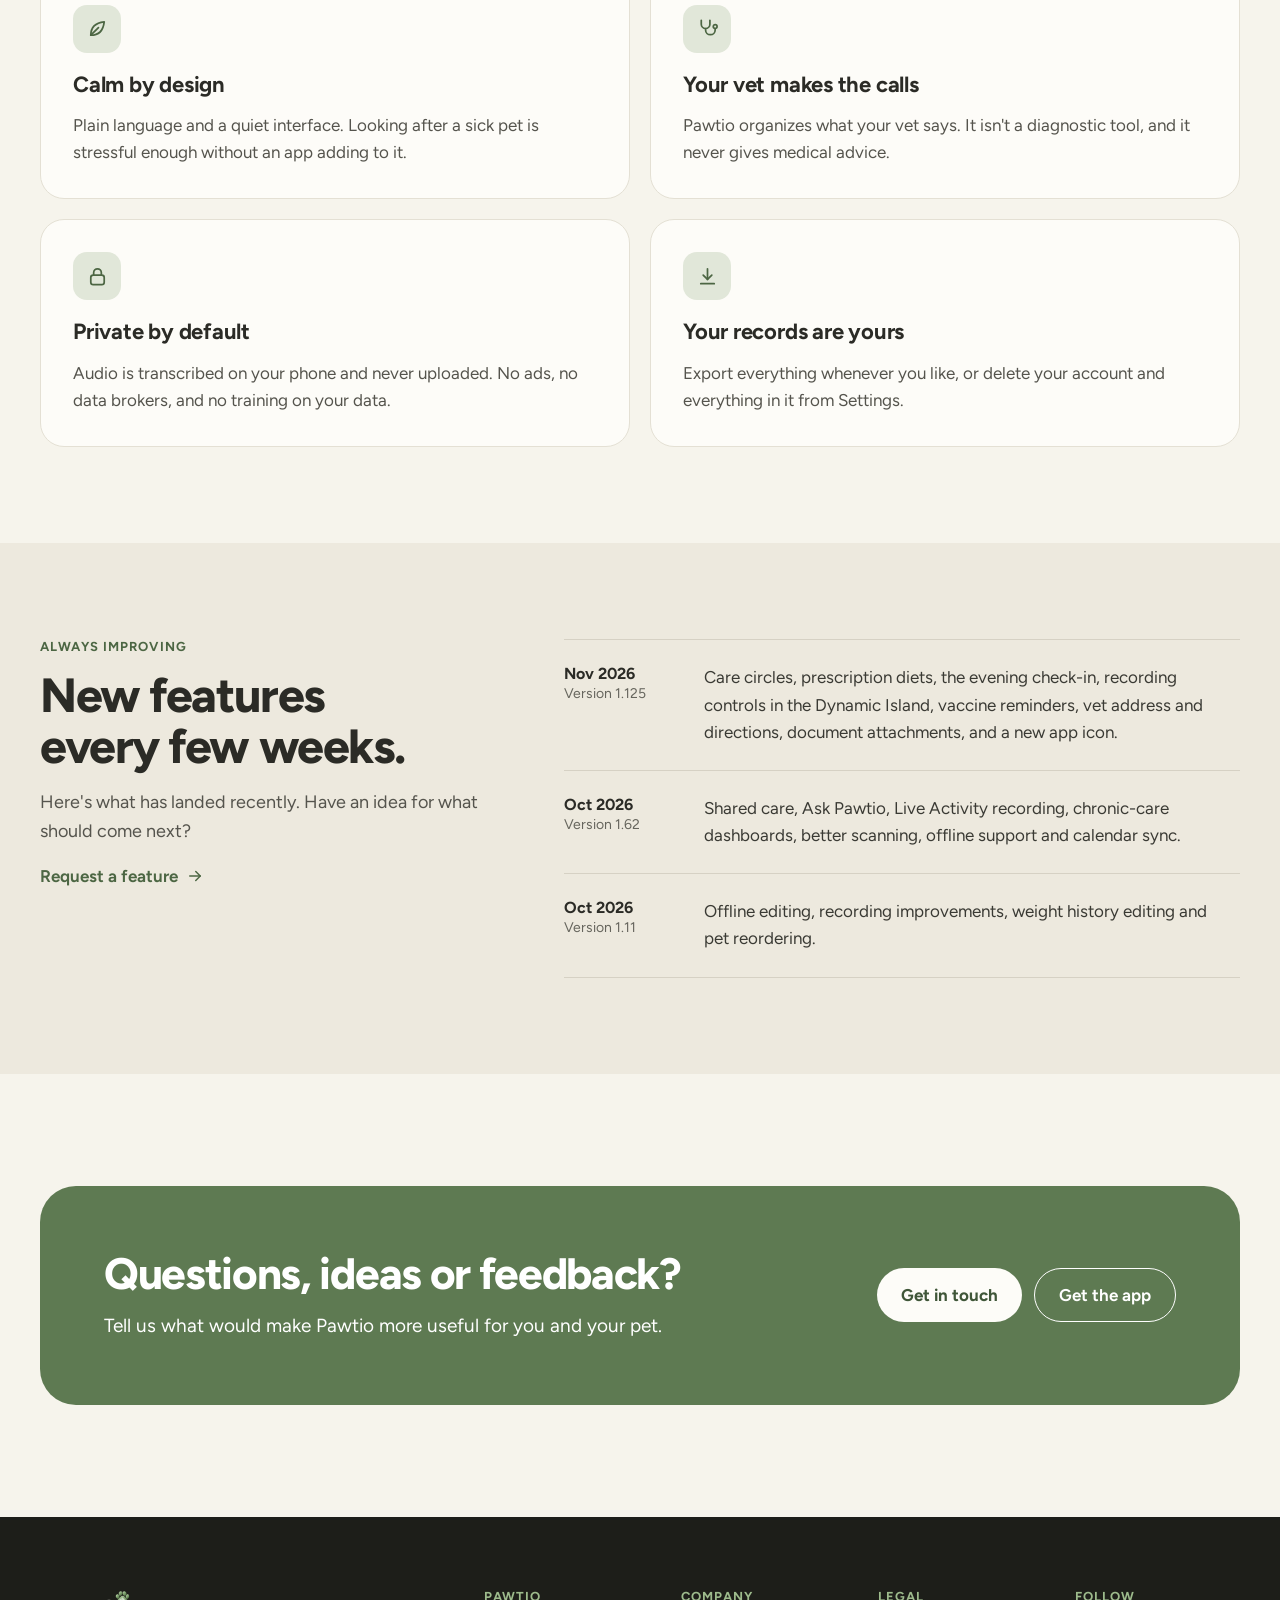
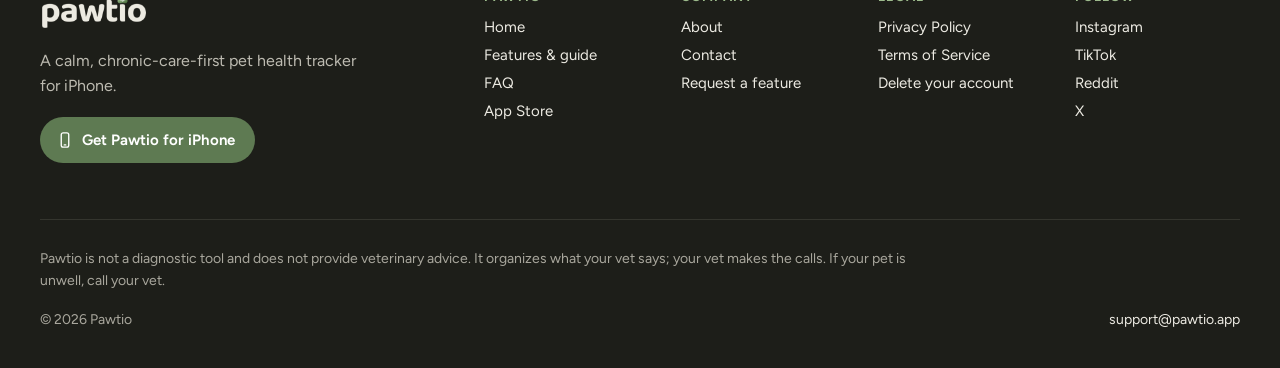
<file: about/index.html>
<!doctype html>
<html lang="en">
<head>
<meta charset="utf-8">
<meta name="viewport" content="width=device-width, initial-scale=1">
<title>About Pawtio — why it exists</title>
<meta name="description" content="Pawtio is a calm, chronic-care-first pet health tracker for iPhone. Record your vet visit, get a clear summary, and walk into the next visit prepared.">
<link rel="icon" type="image/png" href="/favicon.png">
<link rel="apple-touch-icon" href="/apple-touch-icon.png">
<link href="https://fonts.googleapis.com/css2?family=Figtree:wght@400..800&display=swap" rel="stylesheet">
<style>
body{margin:0;background:#F6F4EC}
*{box-sizing:border-box}
a{color:#4C6643}a:hover{color:#3F5638}
h1,h2,h3{text-wrap:balance}
p,li{text-wrap:pretty}
:focus-visible{outline:2px solid #5E7A52;outline-offset:3px}
</style>
</head>
<body>
<div style="font-family: 'Figtree', ui-sans-serif, system-ui, -apple-system, 'Segoe UI', Roboto, sans-serif; color: #2B2B26; background: #F6F4EC; -webkit-font-smoothing: antialiased;">
<header style="width: 100%; box-sizing: border-box; font-family: 'Figtree', ui-sans-serif, system-ui, -apple-system, 'Segoe UI', Roboto, sans-serif; color: #2B2B26; background: #F6F4EC; border-bottom: 1px solid #E4E0D5;">
<div style="max-width: 1248px; margin: 0 auto; padding: 14px 24px; box-sizing: border-box; display: flex; flex-wrap: wrap; align-items: center; justify-content: space-between; gap: 10px 24px;">
<a href="/" aria-label="Pawtio home" style="display: inline-block; padding: 2px; color: #2B2B26; text-decoration: none; font-size: 30px; font-weight: 750; letter-spacing: -0.035em; line-height: 1;">
<img src="/assets/wordmark.png" alt="" width="104" height="37" style="display: block; height: 37px; width: auto;">
</a>
<nav aria-label="Main" style="display: flex; flex-wrap: wrap; align-items: center; gap: 4px; margin-left: auto;">
<a href="/features/" style="padding: 10px 14px; border-radius: 999px; font-size: 15px; font-weight: 600; text-decoration: none; color: #55544D; background: transparent;">Features</a>
<a href="/about/" aria-current="page" style="padding: 10px 14px; border-radius: 999px; font-size: 15px; font-weight: 600; text-decoration: none; color: #2B2B26; background: #E6E2D6;">About</a>
<a href="/faq/" style="padding: 10px 14px; border-radius: 999px; font-size: 15px; font-weight: 600; text-decoration: none; color: #55544D; background: transparent;">FAQ</a>
<a href="/contact/" style="padding: 10px 14px; border-radius: 999px; font-size: 15px; font-weight: 600; text-decoration: none; color: #55544D; background: transparent;">Contact</a>
<a href="https://apps.apple.com/app/id6791683099" style="margin-left: 10px; display: inline-flex; align-items: center; gap: 8px; min-height: 44px; padding: 0 18px 0 15px; border-radius: 999px; background: #5E7A52; color: #FFFFFF; font-size: 15px; font-weight: 650; text-decoration: none;">
<svg viewBox="0 0 24 24" aria-hidden="true" style="width: 18px; height: 18px; fill: none; stroke: currentColor; stroke-width: 1.8; stroke-linecap: round; stroke-linejoin: round; flex: none;"><rect x="7" y="2.5" width="10" height="19" rx="2.5"></rect><path d="M11 18.5h2"></path></svg>
Get the app
</a>
</nav>
</div>
</header>
<main>

<section aria-labelledby="about-title" style="padding: 72px 24px 80px;">
<div style="max-width: 1200px; margin: 0 auto; display: flex; flex-direction: column; align-items: flex-start; gap: 22px;">
<p style="margin: 0; font-size: 13px; font-weight: 700; letter-spacing: 0.08em; text-transform: uppercase; color: #4C6643;">About Pawtio</p>
<h1 id="about-title" style="margin: 0; max-width: 900px; font-size: clamp(42px, 5.6vw, 72px); line-height: 1.02; letter-spacing: -0.04em; font-weight: 750;">Built for the pets who need a little more care.</h1>
<p style="margin: 0; max-width: 720px; font-size: clamp(18px, 1.7vw, 21px); line-height: 1.55; color: #55544D;">Pawtio is for anyone looking after a pet with a long-term condition: juggling doses, rechecks and lab results, and trying to remember exactly what the vet said last time.</p>
</div>
</section>

<section aria-labelledby="story-title" style="padding: 96px 24px; background: #EDE9DE;">
<div style="max-width: 1200px; margin: 0 auto; display: flex; flex-wrap: wrap; align-items: center; gap: 48px 80px;">
<div role="img" aria-label="Photo placeholder: you and the pet who started Pawtio" style="flex: 1 1 360px; max-width: 460px; aspect-ratio: 4 / 5; padding: 24px; border-radius: 28px; background: #E1E7D9; border: 2px dashed #B7C6AC; display: flex; flex-direction: column; align-items: center; justify-content: center; gap: 12px; text-align: center; color: #4C6643;">
<svg viewBox="0 0 24 24" aria-hidden="true" style="width: 36px; height: 36px; fill: none; stroke: currentColor; stroke-width: 1.6; stroke-linecap: round; stroke-linejoin: round;"><path d="M4 8.5A2.5 2.5 0 0 1 6.5 6h1.7l1.5-2h4.6l1.5 2h1.7A2.5 2.5 0 0 1 20 8.5v9a2.5 2.5 0 0 1-2.5 2.5h-11A2.5 2.5 0 0 1 4 17.5z"></path><circle cx="12" cy="12.5" r="3.5"></circle></svg>
<span style="font-size: 16px; font-weight: 650; line-height: 1.4;">[Photo: you and the pet who started Pawtio]</span>
</div>
<div style="flex: 1.2 1 460px; min-width: 0; display: flex; flex-direction: column; gap: 20px;">
<p style="margin: 0; font-size: 13px; font-weight: 700; letter-spacing: 0.08em; text-transform: uppercase; color: #4C6643;">Why Pawtio exists</p>
<h2 id="story-title" style="margin: 0; font-size: clamp(32px, 4vw, 48px); line-height: 1.06; letter-spacing: -0.03em; font-weight: 750;">Every vet visit should start where the last one ended.</h2>
<div style="padding: 20px 22px; border-radius: 18px; background: #F6F4EC; border: 1.5px dashed #B7C6AC; display: flex; flex-direction: column; gap: 8px;">
<span style="font-size: 12px; font-weight: 700; letter-spacing: 0.08em; text-transform: uppercase; color: #4C6643;">Your story goes here</span>
<p style="margin: 0; font-size: 17px; line-height: 1.6; color: #55544D;">[In your own words: the pet who started this, the diagnosis, and the visit where you realized you'd forgotten half of what the vet said. Two or three short paragraphs. Specific beats polished.]</p>
</div>
<p style="margin: 0; font-size: 18px; line-height: 1.6; color: #3A3A34;">Chronic care doesn't happen at the vet. It happens at home, between visits: in doses and check-ins, weigh-ins, and the questions you think of at 11 p.m. Pawtio exists to keep that thread, so you never have to rebuild your pet's story from memory.</p>
<div style="display: flex; flex-direction: column; gap: 2px; padding-top: 4px;">
<span style="font-size: 18px; font-weight: 700;">[Your name]</span>
<span style="font-size: 15px; color: #66655D;">Maker of Pawtio</span>
</div>
</div>
</div>
</section>

<section aria-labelledby="believe-title" style="padding: 96px 24px;">
<div style="max-width: 1200px; margin: 0 auto; display: flex; flex-direction: column; gap: 48px;">
<div style="max-width: 720px; display: flex; flex-direction: column; gap: 16px;">
<p style="margin: 0; font-size: 13px; font-weight: 700; letter-spacing: 0.08em; text-transform: uppercase; color: #4C6643;">What we believe</p>
<h2 id="believe-title" style="margin: 0; font-size: clamp(32px, 4vw, 48px); line-height: 1.06; letter-spacing: -0.03em; font-weight: 750;">The promises Pawtio is built around.</h2>
</div>
<div style="display: grid; grid-template-columns: repeat(auto-fit, minmax(min(440px, 100%), 1fr)); gap: 20px;">
<article style="display: flex; flex-direction: column; gap: 14px; padding: 32px; border-radius: 24px; background: #FDFCF8; border: 1px solid #E4E0D4;">
<span style="width: 48px; height: 48px; border-radius: 14px; background: #E1E7D9; color: #4C6643; display: grid; place-items: center;"><svg viewBox="0 0 24 24" aria-hidden="true" style="width: 23px; height: 23px; fill: none; stroke: currentColor; stroke-width: 1.8; stroke-linecap: round; stroke-linejoin: round;"><path d="M5 19c0-8 5-13 14-14-1 9-6 14-14 14z"></path><path d="m5 19 8-8"></path></svg></span>
<h3 style="margin: 4px 0 0; font-size: 22px; line-height: 1.25; letter-spacing: -0.01em; font-weight: 700;">Calm by design</h3>
<p style="margin: 0; font-size: 17px; line-height: 1.6; color: #55544D;">Plain language and a quiet interface. Looking after a sick pet is stressful enough without an app adding to it.</p>
</article>
<article style="display: flex; flex-direction: column; gap: 14px; padding: 32px; border-radius: 24px; background: #FDFCF8; border: 1px solid #E4E0D4;">
<span style="width: 48px; height: 48px; border-radius: 14px; background: #E1E7D9; color: #4C6643; display: grid; place-items: center;"><svg viewBox="0 0 24 24" aria-hidden="true" style="width: 23px; height: 23px; fill: none; stroke: currentColor; stroke-width: 1.8; stroke-linecap: round; stroke-linejoin: round;"><path d="M5.5 3.5v4a4.5 4.5 0 0 0 9 0v-4"></path><path d="M10 12v1.5a5 5 0 0 0 10 0V12"></path><circle cx="20" cy="10" r="2"></circle></svg></span>
<h3 style="margin: 4px 0 0; font-size: 22px; line-height: 1.25; letter-spacing: -0.01em; font-weight: 700;">Your vet makes the calls</h3>
<p style="margin: 0; font-size: 17px; line-height: 1.6; color: #55544D;">Pawtio organizes what your vet says. It isn't a diagnostic tool, and it never gives medical advice.</p>
</article>
<article style="display: flex; flex-direction: column; gap: 14px; padding: 32px; border-radius: 24px; background: #FDFCF8; border: 1px solid #E4E0D4;">
<span style="width: 48px; height: 48px; border-radius: 14px; background: #E1E7D9; color: #4C6643; display: grid; place-items: center;"><svg viewBox="0 0 24 24" aria-hidden="true" style="width: 23px; height: 23px; fill: none; stroke: currentColor; stroke-width: 1.8; stroke-linecap: round; stroke-linejoin: round;"><rect x="5" y="10.5" width="14" height="10" rx="2.5"></rect><path d="M8 10.5V8a4 4 0 0 1 8 0v2.5"></path></svg></span>
<h3 style="margin: 4px 0 0; font-size: 22px; line-height: 1.25; letter-spacing: -0.01em; font-weight: 700;">Private by default</h3>
<p style="margin: 0; font-size: 17px; line-height: 1.6; color: #55544D;">Audio is transcribed on your phone and never uploaded. No ads, no data brokers, and no training on your data.</p>
</article>
<article style="display: flex; flex-direction: column; gap: 14px; padding: 32px; border-radius: 24px; background: #FDFCF8; border: 1px solid #E4E0D4;">
<span style="width: 48px; height: 48px; border-radius: 14px; background: #E1E7D9; color: #4C6643; display: grid; place-items: center;"><svg viewBox="0 0 24 24" aria-hidden="true" style="width: 23px; height: 23px; fill: none; stroke: currentColor; stroke-width: 1.8; stroke-linecap: round; stroke-linejoin: round;"><path d="M12 4v11"></path><path d="m7.5 10.5 4.5 4.5 4.5-4.5"></path><path d="M5 19.5h14"></path></svg></span>
<h3 style="margin: 4px 0 0; font-size: 22px; line-height: 1.25; letter-spacing: -0.01em; font-weight: 700;">Your records are yours</h3>
<p style="margin: 0; font-size: 17px; line-height: 1.6; color: #55544D;">Export everything whenever you like, or delete your account and everything in it from Settings.</p>
</article>
</div>
</div>
</section>

<section aria-labelledby="releases-title" style="padding: 96px 24px; background: #EDE9DE;">
<div style="max-width: 1200px; margin: 0 auto; display: flex; flex-wrap: wrap; gap: 48px 80px;">
<div style="flex: 1 1 340px; display: flex; flex-direction: column; align-items: flex-start; gap: 16px;">
<p style="margin: 0; font-size: 13px; font-weight: 700; letter-spacing: 0.08em; text-transform: uppercase; color: #4C6643;">Always improving</p>
<h2 id="releases-title" style="margin: 0; font-size: clamp(32px, 4vw, 48px); line-height: 1.06; letter-spacing: -0.03em; font-weight: 750;">New features every few weeks.</h2>
<p style="margin: 0; font-size: 18px; line-height: 1.6; color: #55544D;">Here's what has landed recently. Have an idea for what should come next?</p>
<a href="/contact/?topic=feature" style="margin-top: 4px; display: inline-flex; align-items: center; gap: 8px; font-size: 17px; font-weight: 650; text-decoration: none; color: #4C6643;">Request a feature<svg viewBox="0 0 24 24" aria-hidden="true" style="width: 18px; height: 18px; fill: none; stroke: currentColor; stroke-width: 2; stroke-linecap: round; stroke-linejoin: round; flex: none;"><path d="M5 12h14"></path><path d="m13 6 6 6-6 6"></path></svg></a>
</div>
<ol style="flex: 1.5 1 520px; min-width: 0; list-style: none; margin: 0; padding: 0; display: flex; flex-direction: column;">
<li style="display: grid; grid-template-columns: 120px minmax(0, 1fr); gap: 20px; padding: 24px 0; border-top: 1px solid #D6D1C4;">
<span style="display: flex; flex-direction: column; gap: 2px;"><span style="font-size: 16px; font-weight: 700;">Nov 2026</span><span style="font-size: 14px; color: #66655D;">Version 1.125</span></span>
<p style="margin: 0; font-size: 17px; line-height: 1.6; color: #3A3A34;">Care circles, prescription diets, the evening check-in, recording controls in the Dynamic Island, vaccine reminders, vet address and directions, document attachments, and a new app icon.</p>
</li>
<li style="display: grid; grid-template-columns: 120px minmax(0, 1fr); gap: 20px; padding: 24px 0; border-top: 1px solid #D6D1C4;">
<span style="display: flex; flex-direction: column; gap: 2px;"><span style="font-size: 16px; font-weight: 700;">Oct 2026</span><span style="font-size: 14px; color: #66655D;">Version 1.62</span></span>
<p style="margin: 0; font-size: 17px; line-height: 1.6; color: #3A3A34;">Shared care, Ask Pawtio, Live Activity recording, chronic-care dashboards, better scanning, offline support and calendar sync.</p>
</li>
<li style="display: grid; grid-template-columns: 120px minmax(0, 1fr); gap: 20px; padding: 24px 0; border-top: 1px solid #D6D1C4; border-bottom: 1px solid #D6D1C4;">
<span style="display: flex; flex-direction: column; gap: 2px;"><span style="font-size: 16px; font-weight: 700;">Oct 2026</span><span style="font-size: 14px; color: #66655D;">Version 1.11</span></span>
<p style="margin: 0; font-size: 17px; line-height: 1.6; color: #3A3A34;">Offline editing, recording improvements, weight history editing and pet reordering.</p>
</li>
</ol>
</div>
</section>

<section aria-labelledby="about-cta-title" style="padding: 112px 24px;">
<div style="max-width: 1200px; margin: 0 auto; padding: clamp(36px, 6vw, 64px); border-radius: 36px; background: #5E7A52; color: #FFFFFF; display: flex; flex-wrap: wrap; align-items: center; justify-content: space-between; gap: 32px;">
<div style="flex: 1 1 520px; min-width: 0; display: flex; flex-direction: column; gap: 14px;">
<h2 id="about-cta-title" style="margin: 0; font-size: clamp(30px, 3.6vw, 44px); line-height: 1.08; letter-spacing: -0.03em; font-weight: 750; color: #FFFFFF;">Questions, ideas or feedback?</h2>
<p style="margin: 0; max-width: 560px; font-size: 19px; line-height: 1.55; color: #FFFFFF;">Tell us what would make Pawtio more useful for you and your pet.</p>
</div>
<div style="display: flex; flex-wrap: wrap; gap: 12px;">
<a href="/contact/" style="display: inline-flex; align-items: center; gap: 8px; min-height: 54px; padding: 0 24px; border-radius: 999px; background: #FDFCF8; color: #3F5638; font-size: 17px; font-weight: 700; text-decoration: none;">Get in touch</a>
<a href="https://apps.apple.com/app/id6791683099" style="display: inline-flex; align-items: center; gap: 8px; min-height: 54px; padding: 0 24px; border-radius: 999px; border: 1.5px solid #FFFFFF; color: #FFFFFF; font-size: 17px; font-weight: 650; text-decoration: none;">Get the app</a>
</div>
</div>
</section>

</main>
<footer style="width: 100%; box-sizing: border-box; font-family: 'Figtree', ui-sans-serif, system-ui, -apple-system, 'Segoe UI', Roboto, sans-serif; color: #EDEBE3; background: #1D1E19;">
<div style="max-width: 1248px; margin: 0 auto; padding: 72px 24px 40px; box-sizing: border-box; display: flex; flex-direction: column; gap: 56px;">

<div style="display: flex; flex-wrap: wrap; justify-content: space-between; gap: 48px 64px;">
<div style="flex: 1 1 300px; max-width: 380px; display: flex; flex-direction: column; align-items: flex-start; gap: 18px;">
<a href="/" aria-label="Pawtio home" style="display: inline-block; padding: 2px; color: #F6F4EC; text-decoration: none; font-size: 30px; font-weight: 750; letter-spacing: -0.035em; line-height: 1;">
<img src="/assets/wordmark-dark.png" alt="" width="104" height="37" style="display: block; height: 37px; width: auto;">
</a>
<p style="margin: 0; font-size: 16px; line-height: 1.6; color: #BDBBB1;">A calm, chronic-care-first pet health tracker for iPhone.</p>
<a href="https://apps.apple.com/app/id6791683099" style="display: inline-flex; align-items: center; gap: 8px; min-height: 46px; padding: 0 20px 0 16px; border-radius: 999px; background: #5E7A52; color: #FFFFFF; font-size: 15px; font-weight: 650; text-decoration: none;">
<svg viewBox="0 0 24 24" aria-hidden="true" style="width: 18px; height: 18px; fill: none; stroke: currentColor; stroke-width: 1.8; stroke-linecap: round; stroke-linejoin: round; flex: none;"><rect x="7" y="2.5" width="10" height="19" rx="2.5"></rect><path d="M11 18.5h2"></path></svg>
Get Pawtio for iPhone
</a>
</div>

<div style="flex: 2 1 560px; min-width: 0; display: grid; grid-template-columns: repeat(auto-fit, minmax(min(150px, 100%), 1fr)); gap: 36px 32px;">
<nav aria-label="Pawtio" style="display: flex; flex-direction: column; gap: 14px;">
<h2 style="margin: 0; font-size: 13px; font-weight: 700; letter-spacing: 0.08em; text-transform: uppercase; color: #9DBB8C;">Pawtio</h2>
<ul style="list-style: none; margin: 0; padding: 0; display: flex; flex-direction: column; gap: 10px; font-size: 15px;">
<li><a href="/" style="color: #EDEBE3; text-decoration: none;">Home</a></li>
<li><a href="/features/" style="color: #EDEBE3; text-decoration: none;">Features &amp; guide</a></li>
<li><a href="/faq/" style="color: #EDEBE3; text-decoration: none;">FAQ</a></li>
<li><a href="https://apps.apple.com/app/id6791683099" style="color: #EDEBE3; text-decoration: none;">App Store</a></li>
</ul>
</nav>
<nav aria-label="Company" style="display: flex; flex-direction: column; gap: 14px;">
<h2 style="margin: 0; font-size: 13px; font-weight: 700; letter-spacing: 0.08em; text-transform: uppercase; color: #9DBB8C;">Company</h2>
<ul style="list-style: none; margin: 0; padding: 0; display: flex; flex-direction: column; gap: 10px; font-size: 15px;">
<li><a href="/about/" style="color: #EDEBE3; text-decoration: none;">About</a></li>
<li><a href="/contact/" style="color: #EDEBE3; text-decoration: none;">Contact</a></li>
<li><a href="/contact/?topic=feature" style="color: #EDEBE3; text-decoration: none;">Request a feature</a></li>
</ul>
</nav>
<nav aria-label="Legal" style="display: flex; flex-direction: column; gap: 14px;">
<h2 style="margin: 0; font-size: 13px; font-weight: 700; letter-spacing: 0.08em; text-transform: uppercase; color: #9DBB8C;">Legal</h2>
<ul style="list-style: none; margin: 0; padding: 0; display: flex; flex-direction: column; gap: 10px; font-size: 15px;">
<li><a href="/privacy" style="color: #EDEBE3; text-decoration: none;">Privacy Policy</a></li>
<li><a href="/terms" style="color: #EDEBE3; text-decoration: none;">Terms of Service</a></li>
<li><a href="/delete-account" style="color: #EDEBE3; text-decoration: none;">Delete your account</a></li>
</ul>
</nav>
<nav aria-label="Social" style="display: flex; flex-direction: column; gap: 14px;">
<h2 style="margin: 0; font-size: 13px; font-weight: 700; letter-spacing: 0.08em; text-transform: uppercase; color: #9DBB8C;">Follow</h2>
<ul style="list-style: none; margin: 0; padding: 0; display: flex; flex-direction: column; gap: 10px; font-size: 15px;">
<li><a href="#" style="color: #EDEBE3; text-decoration: none;">Instagram</a></li>
<li><a href="#" style="color: #EDEBE3; text-decoration: none;">TikTok</a></li>
<li><a href="#" style="color: #EDEBE3; text-decoration: none;">Reddit</a></li>
<li><a href="#" style="color: #EDEBE3; text-decoration: none;">X</a></li>
</ul>
</nav>
</div>
</div>

<div style="display: flex; flex-direction: column; gap: 18px; padding-top: 28px; border-top: 1px solid #34352E;">
<p style="margin: 0; max-width: 880px; font-size: 14px; line-height: 1.6; color: #A9A79D;">Pawtio is not a diagnostic tool and does not provide veterinary advice. It organizes what your vet says; your vet makes the calls. If your pet is unwell, call your vet.</p>
<div style="display: flex; flex-wrap: wrap; justify-content: space-between; gap: 8px 24px; font-size: 14px; color: #A9A79D;">
<span>© 2026 Pawtio</span>
<a href="mailto:support@pawtio.app" style="color: #EDEBE3; text-decoration: none;">support@pawtio.app</a>
</div>
</div>

</div>
</footer>
</div>
</body>
</html>
</file>
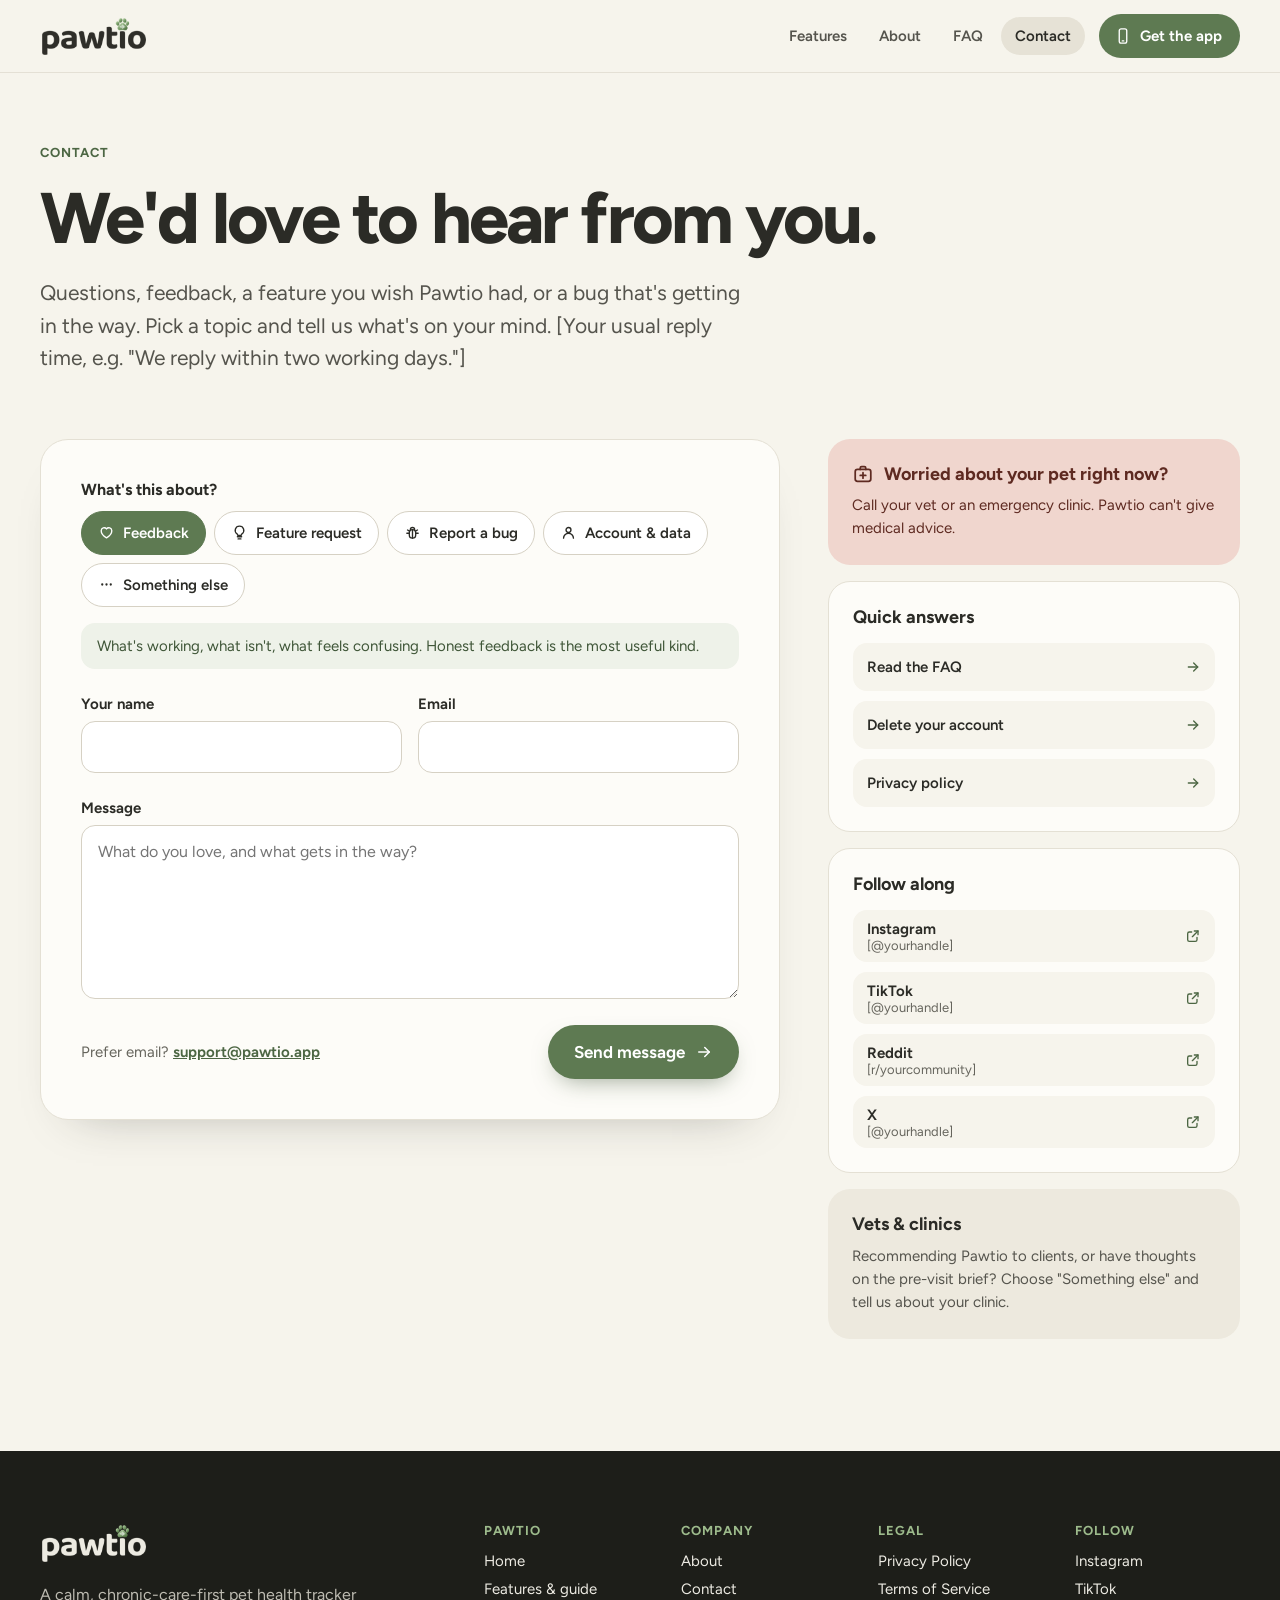
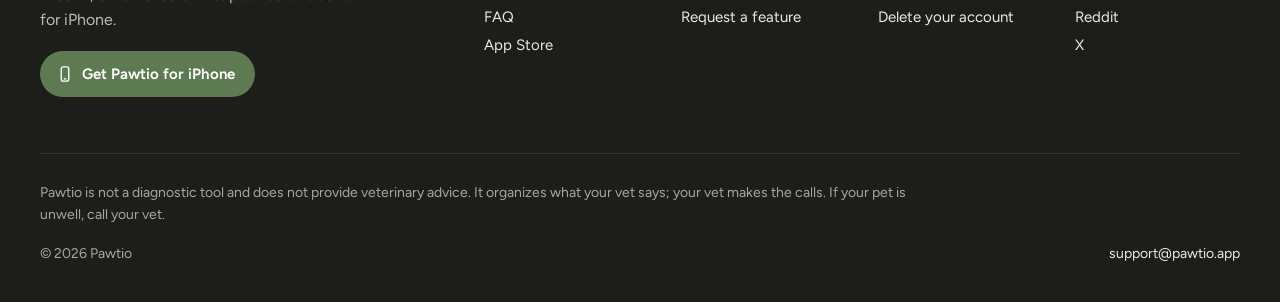
<file: contact/index.html>
<!doctype html>
<html lang="en">
<head>
<meta charset="utf-8">
<meta name="viewport" content="width=device-width, initial-scale=1">
<title>Contact Pawtio — feedback, feature requests and support</title>
<meta name="description" content="Pawtio is a calm, chronic-care-first pet health tracker for iPhone. Record your vet visit, get a clear summary, and walk into the next visit prepared.">
<link rel="icon" type="image/png" href="/favicon.png">
<link rel="apple-touch-icon" href="/apple-touch-icon.png">
<link href="https://fonts.googleapis.com/css2?family=Figtree:wght@400..800&display=swap" rel="stylesheet">
<style>
body{margin:0;background:#F6F4EC}
*{box-sizing:border-box}
a{color:#4C6643}a:hover{color:#3F5638}
h1,h2,h3{text-wrap:balance}
p,li{text-wrap:pretty}
:focus-visible{outline:2px solid #5E7A52;outline-offset:3px}
input:focus,textarea:focus{outline:2px solid #5E7A52;outline-offset:1px;border-color:#5E7A52}
button[data-topic]{background:#FFFFFF;color:#2B2B26;border-color:#D6D1C4}
button[data-topic][aria-pressed="true"]{background:#5E7A52;color:#FFFFFF;border-color:#5E7A52}
</style>
</head>
<body>
<div style="font-family: 'Figtree', ui-sans-serif, system-ui, -apple-system, 'Segoe UI', Roboto, sans-serif; color: #2B2B26; background: #F6F4EC; -webkit-font-smoothing: antialiased;">
<header style="width: 100%; box-sizing: border-box; font-family: 'Figtree', ui-sans-serif, system-ui, -apple-system, 'Segoe UI', Roboto, sans-serif; color: #2B2B26; background: #F6F4EC; border-bottom: 1px solid #E4E0D5;">
<div style="max-width: 1248px; margin: 0 auto; padding: 14px 24px; box-sizing: border-box; display: flex; flex-wrap: wrap; align-items: center; justify-content: space-between; gap: 10px 24px;">
<a href="/" aria-label="Pawtio home" style="display: inline-block; padding: 2px; color: #2B2B26; text-decoration: none; font-size: 30px; font-weight: 750; letter-spacing: -0.035em; line-height: 1;">
<img src="/assets/wordmark.png" alt="" width="104" height="37" style="display: block; height: 37px; width: auto;">
</a>
<nav aria-label="Main" style="display: flex; flex-wrap: wrap; align-items: center; gap: 4px; margin-left: auto;">
<a href="/features/" style="padding: 10px 14px; border-radius: 999px; font-size: 15px; font-weight: 600; text-decoration: none; color: #55544D; background: transparent;">Features</a>
<a href="/about/" style="padding: 10px 14px; border-radius: 999px; font-size: 15px; font-weight: 600; text-decoration: none; color: #55544D; background: transparent;">About</a>
<a href="/faq/" style="padding: 10px 14px; border-radius: 999px; font-size: 15px; font-weight: 600; text-decoration: none; color: #55544D; background: transparent;">FAQ</a>
<a href="/contact/" aria-current="page" style="padding: 10px 14px; border-radius: 999px; font-size: 15px; font-weight: 600; text-decoration: none; color: #2B2B26; background: #E6E2D6;">Contact</a>
<a href="https://apps.apple.com/app/id6791683099" style="margin-left: 10px; display: inline-flex; align-items: center; gap: 8px; min-height: 44px; padding: 0 18px 0 15px; border-radius: 999px; background: #5E7A52; color: #FFFFFF; font-size: 15px; font-weight: 650; text-decoration: none;">
<svg viewBox="0 0 24 24" aria-hidden="true" style="width: 18px; height: 18px; fill: none; stroke: currentColor; stroke-width: 1.8; stroke-linecap: round; stroke-linejoin: round; flex: none;"><rect x="7" y="2.5" width="10" height="19" rx="2.5"></rect><path d="M11 18.5h2"></path></svg>
Get the app
</a>
</nav>
</div>
</header>
<main>

<section aria-labelledby="contact-title" style="padding: 72px 24px 56px;">
<div style="max-width: 1200px; margin: 0 auto; display: flex; flex-direction: column; align-items: flex-start; gap: 22px;">
<p style="margin: 0; font-size: 13px; font-weight: 700; letter-spacing: 0.08em; text-transform: uppercase; color: #4C6643;">Contact</p>
<h1 id="contact-title" style="margin: 0; font-size: clamp(42px, 5.6vw, 72px); line-height: 1.02; letter-spacing: -0.04em; font-weight: 750;">We'd love to hear from you.</h1>
<p style="margin: 0; max-width: 700px; font-size: clamp(18px, 1.7vw, 21px); line-height: 1.55; color: #55544D;">Questions, feedback, a feature you wish Pawtio had, or a bug that's getting in the way. Pick a topic and tell us what's on your mind. [Your usual reply time, e.g. "We reply within two working days."]</p>
</div>
</section>

<section aria-label="Contact options" style="padding: 8px 24px 112px;">
<div style="max-width: 1200px; margin: 0 auto; display: flex; flex-wrap: wrap; align-items: flex-start; gap: 48px;">

<div style="flex: 1.6 1 560px; min-width: 0; padding: clamp(24px, 4vw, 40px); border-radius: 28px; background: #FDFCF8; border: 1px solid #E4E0D4; box-shadow: 0 24px 48px -36px rgba(43, 43, 38, 0.4);">
<div id="c-form-wrap">
<form id="c-form" style="display: flex; flex-direction: column; gap: 26px;">

<fieldset style="margin: 0; padding: 0; border: 0; min-width: 0; display: flex; flex-direction: column; gap: 12px;">
<legend style="padding: 0; margin-bottom: 12px; font-size: 16px; font-weight: 700;">What's this about?</legend>
<div style="display: flex; flex-wrap: wrap; gap: 8px;">
<button type="button" data-topic="feedback" aria-pressed="true" style="display: inline-flex; align-items: center; gap: 8px; min-height: 44px; padding: 0 16px; border-radius: 999px; border-width: 1.5px; border-style: solid; font: inherit; font-size: 15px; font-weight: 600; cursor: pointer;"><svg viewBox="0 0 24 24" aria-hidden="true" style="width: 17px; height: 17px; fill: none; stroke: currentColor; stroke-width: 1.9; stroke-linecap: round; stroke-linejoin: round;"><path d="M12 19.5s-7.5-4.4-7.5-10A4.2 4.2 0 0 1 12 7a4.2 4.2 0 0 1 7.5 2.5c0 5.6-7.5 10-7.5 10z"></path></svg>Feedback</button>
<button type="button" data-topic="feature" aria-pressed="false" style="display: inline-flex; align-items: center; gap: 8px; min-height: 44px; padding: 0 16px; border-radius: 999px; border-width: 1.5px; border-style: solid; font: inherit; font-size: 15px; font-weight: 600; cursor: pointer;"><svg viewBox="0 0 24 24" aria-hidden="true" style="width: 17px; height: 17px; fill: none; stroke: currentColor; stroke-width: 1.9; stroke-linecap: round; stroke-linejoin: round;"><path d="M9 18h6"></path><path d="M10 21h4"></path><path d="M12 3a6 6 0 0 0-3.5 10.9c.6.5 1 1.2 1 2.1h5c0-.9.4-1.6 1-2.1A6 6 0 0 0 12 3z"></path></svg>Feature request</button>
<button type="button" data-topic="bug" aria-pressed="false" style="display: inline-flex; align-items: center; gap: 8px; min-height: 44px; padding: 0 16px; border-radius: 999px; border-width: 1.5px; border-style: solid; font: inherit; font-size: 15px; font-weight: 600; cursor: pointer;"><svg viewBox="0 0 24 24" aria-hidden="true" style="width: 17px; height: 17px; fill: none; stroke: currentColor; stroke-width: 1.9; stroke-linecap: round; stroke-linejoin: round;"><rect x="7.5" y="8" width="9" height="12" rx="4.5"></rect><path d="M12 8v12"></path><path d="M9 8a3 3 0 0 1 6 0"></path><path d="M4 13h3.5"></path><path d="M16.5 13H20"></path><path d="m5 8.5 2.8 1.6"></path><path d="m19 8.5-2.8 1.6"></path></svg>Report a bug</button>
<button type="button" data-topic="account" aria-pressed="false" style="display: inline-flex; align-items: center; gap: 8px; min-height: 44px; padding: 0 16px; border-radius: 999px; border-width: 1.5px; border-style: solid; font: inherit; font-size: 15px; font-weight: 600; cursor: pointer;"><svg viewBox="0 0 24 24" aria-hidden="true" style="width: 17px; height: 17px; fill: none; stroke: currentColor; stroke-width: 1.9; stroke-linecap: round; stroke-linejoin: round;"><circle cx="12" cy="8.5" r="3.5"></circle><path d="M5 20a7 7 0 0 1 14 0"></path></svg>Account &amp; data</button>
<button type="button" data-topic="other" aria-pressed="false" style="display: inline-flex; align-items: center; gap: 8px; min-height: 44px; padding: 0 16px; border-radius: 999px; border-width: 1.5px; border-style: solid; font: inherit; font-size: 15px; font-weight: 600; cursor: pointer;"><svg viewBox="0 0 24 24" aria-hidden="true" style="width: 17px; height: 17px; fill: currentColor;"><circle cx="6" cy="12" r="1.6"></circle><circle cx="12" cy="12" r="1.6"></circle><circle cx="18" cy="12" r="1.6"></circle></svg>Something else</button>
</div>
<div data-for="feedback">
<p style="margin: 4px 0 0; padding: 12px 16px; border-radius: 14px; background: #EEF2E9; color: #3F5638; font-size: 15px; line-height: 1.5;">What's working, what isn't, what feels confusing. Honest feedback is the most useful kind.</p>
</div>
<div data-for="feature" hidden>
<p style="margin: 4px 0 0; padding: 12px 16px; border-radius: 14px; background: #EEF2E9; color: #3F5638; font-size: 15px; line-height: 1.5;">Tell us what you were trying to do, not just the feature you'd like. It helps us build the right thing.</p>
</div>
<div data-for="bug" hidden>
<p style="margin: 4px 0 0; padding: 12px 16px; border-radius: 14px; background: #EEF2E9; color: #3F5638; font-size: 15px; line-height: 1.5;">Include your iPhone model and what you tapped just before it happened.</p>
</div>
<div data-for="account" hidden>
<p style="margin: 4px 0 0; padding: 12px 16px; border-radius: 14px; background: #EEF2E9; color: #3F5638; font-size: 15px; line-height: 1.5;">Want to delete your account right away? You can do it in the app from Settings, or <a href="/delete-account" style="color: #3F5638; font-weight: 700;">on the web</a>.</p>
</div>
<div data-for="other" hidden>
<p style="margin: 4px 0 0; padding: 12px 16px; border-radius: 14px; background: #EEF2E9; color: #3F5638; font-size: 15px; line-height: 1.5;">Press, partnerships, vets and clinics: all welcome here.</p>
</div>
</fieldset>

<div style="display: flex; flex-wrap: wrap; gap: 16px;">
<div style="flex: 1 1 220px; min-width: 0; display: flex; flex-direction: column; gap: 8px;">
<label for="c-name" style="font-size: 15px; font-weight: 650;">Your name</label>
<input id="c-name" name="name" type="text" style="height: 52px; padding: 0 16px; border-radius: 14px; border: 1.5px solid #D6D1C4; background: #FFFFFF; font: inherit; font-size: 16px; color: #2B2B26;">
</div>
<div style="flex: 1 1 220px; min-width: 0; display: flex; flex-direction: column; gap: 8px;">
<label for="c-email" style="font-size: 15px; font-weight: 650;">Email</label>
<input id="c-email" name="email" type="email" required style="height: 52px; padding: 0 16px; border-radius: 14px; border: 1.5px solid #D6D1C4; background: #FFFFFF; font: inherit; font-size: 16px; color: #2B2B26;">
</div>
</div>

<div data-for="bug" hidden>
<div style="display: flex; flex-direction: column; gap: 8px;">
<label for="c-device" style="font-size: 15px; font-weight: 650;">iPhone model and iOS version <span style="font-weight: 500; color: #66655D;">(optional)</span></label>
<input id="c-device" name="device" type="text" style="height: 52px; padding: 0 16px; border-radius: 14px; border: 1.5px solid #D6D1C4; background: #FFFFFF; font: inherit; font-size: 16px; color: #2B2B26;">
</div>
</div>

<div style="display: flex; flex-direction: column; gap: 8px;">
<label for="c-message" style="font-size: 15px; font-weight: 650;">Message</label>
<textarea id="c-message" name="message" rows="6" required placeholder="What do you love, and what gets in the way?" style="min-height: 168px; padding: 14px 16px; border-radius: 14px; border: 1.5px solid #D6D1C4; background: #FFFFFF; font: inherit; font-size: 16px; line-height: 1.5; color: #2B2B26; resize: vertical;"></textarea>
</div>

<div style="display: flex; flex-wrap: wrap; align-items: center; justify-content: space-between; gap: 16px;">
<p style="margin: 0; font-size: 15px; color: #66655D;">Prefer email? <a href="mailto:support@pawtio.app" style="color: #4C6643; font-weight: 650;">support@pawtio.app</a></p>
<button type="submit" style="display: inline-flex; align-items: center; gap: 10px; min-height: 54px; padding: 0 26px; border-radius: 999px; border: 0; background: #5E7A52; color: #FFFFFF; font: inherit; font-size: 17px; font-weight: 650; cursor: pointer; box-shadow: 0 10px 24px -10px rgba(62, 85, 55, 0.55);">Send message<svg viewBox="0 0 24 24" aria-hidden="true" style="width: 18px; height: 18px; fill: none; stroke: currentColor; stroke-width: 2; stroke-linecap: round; stroke-linejoin: round;"><path d="M5 12h14"></path><path d="m13 6 6 6-6 6"></path></svg></button>
</div>

</form>
</div>
<div id="c-sent" hidden>
<div role="status" style="display: flex; flex-direction: column; align-items: flex-start; gap: 16px; padding: 8px 0;">
<span style="width: 56px; height: 56px; border-radius: 50%; background: #5E7A52; color: #FFFFFF; display: grid; place-items: center;"><svg viewBox="0 0 24 24" aria-hidden="true" style="width: 28px; height: 28px; fill: none; stroke: currentColor; stroke-width: 2.4; stroke-linecap: round; stroke-linejoin: round;"><path d="m5 12.5 4.5 4.5L19 7.5"></path></svg></span>
<h2 style="margin: 0; font-size: 30px; line-height: 1.15; letter-spacing: -0.02em; font-weight: 750;">Thanks, your message is on its way.</h2>
<p style="margin: 0; max-width: 520px; font-size: 17px; line-height: 1.6; color: #55544D;">We'll reply to the email address you gave us. If this is about your pet's health right now, please call your vet.</p>
<button type="button" id="c-reset" style="display: inline-flex; align-items: center; min-height: 48px; padding: 0 20px; border-radius: 999px; border: 1.5px solid #CFCABD; background: transparent; color: #2B2B26; font: inherit; font-size: 16px; font-weight: 650; cursor: pointer;">Send another message</button>
</div>
</div>
</div>

<aside style="flex: 1 1 300px; min-width: 0; display: flex; flex-direction: column; gap: 16px;">
<div style="padding: 24px; border-radius: 22px; background: #F0D6CE; color: #5E2A21; display: flex; flex-direction: column; gap: 8px;">
<h2 style="margin: 0; display: flex; align-items: center; gap: 10px; font-size: 18px; line-height: 1.3; font-weight: 700;"><svg viewBox="0 0 24 24" aria-hidden="true" style="width: 22px; height: 22px; flex: none; fill: none; stroke: currentColor; stroke-width: 1.9; stroke-linecap: round; stroke-linejoin: round;"><rect x="3.5" y="7" width="17" height="13" rx="2.5"></rect><path d="M9 7V5.5A1.5 1.5 0 0 1 10.5 4h3A1.5 1.5 0 0 1 15 5.5V7"></path><path d="M12 10.5v6"></path><path d="M9 13.5h6"></path></svg>Worried about your pet right now?</h2>
<p style="margin: 0; font-size: 15px; line-height: 1.55;">Call your vet or an emergency clinic. Pawtio can't give medical advice.</p>
</div>

<div style="padding: 24px; border-radius: 22px; background: #FDFCF8; border: 1px solid #E4E0D4; display: flex; flex-direction: column; gap: 10px;">
<h2 style="margin: 0 0 4px; font-size: 18px; line-height: 1.3; font-weight: 700;">Quick answers</h2>
<a href="/faq/" style="display: flex; align-items: center; justify-content: space-between; gap: 12px; min-height: 48px; padding: 0 14px; border-radius: 14px; background: #F6F4EC; color: #2B2B26; font-size: 15px; font-weight: 600; text-decoration: none;">Read the FAQ<svg viewBox="0 0 24 24" aria-hidden="true" style="width: 16px; height: 16px; flex: none; fill: none; stroke: #4C6643; stroke-width: 2; stroke-linecap: round; stroke-linejoin: round;"><path d="M5 12h14"></path><path d="m13 6 6 6-6 6"></path></svg></a>
<a href="/delete-account" style="display: flex; align-items: center; justify-content: space-between; gap: 12px; min-height: 48px; padding: 0 14px; border-radius: 14px; background: #F6F4EC; color: #2B2B26; font-size: 15px; font-weight: 600; text-decoration: none;">Delete your account<svg viewBox="0 0 24 24" aria-hidden="true" style="width: 16px; height: 16px; flex: none; fill: none; stroke: #4C6643; stroke-width: 2; stroke-linecap: round; stroke-linejoin: round;"><path d="M5 12h14"></path><path d="m13 6 6 6-6 6"></path></svg></a>
<a href="/privacy" style="display: flex; align-items: center; justify-content: space-between; gap: 12px; min-height: 48px; padding: 0 14px; border-radius: 14px; background: #F6F4EC; color: #2B2B26; font-size: 15px; font-weight: 600; text-decoration: none;">Privacy policy<svg viewBox="0 0 24 24" aria-hidden="true" style="width: 16px; height: 16px; flex: none; fill: none; stroke: #4C6643; stroke-width: 2; stroke-linecap: round; stroke-linejoin: round;"><path d="M5 12h14"></path><path d="m13 6 6 6-6 6"></path></svg></a>
</div>

<div style="padding: 24px; border-radius: 22px; background: #FDFCF8; border: 1px solid #E4E0D4; display: flex; flex-direction: column; gap: 10px;">
<h2 style="margin: 0 0 4px; font-size: 18px; line-height: 1.3; font-weight: 700;">Follow along</h2>
<a href="#" style="display: flex; align-items: center; justify-content: space-between; gap: 12px; min-height: 52px; padding: 6px 14px; border-radius: 14px; background: #F6F4EC; color: #2B2B26; text-decoration: none;"><span style="display: flex; flex-direction: column;"><span style="font-size: 15px; font-weight: 650;">Instagram</span><span style="font-size: 13px; color: #66655D;">[@yourhandle]</span></span><svg viewBox="0 0 24 24" aria-hidden="true" style="width: 16px; height: 16px; flex: none; fill: none; stroke: #4C6643; stroke-width: 2; stroke-linecap: round; stroke-linejoin: round;"><path d="M14 4.5h5.5V10"></path><path d="M19.5 4.5 11 13"></path><path d="M18 14v3.5A2.5 2.5 0 0 1 15.5 20h-9A2.5 2.5 0 0 1 4 17.5v-9A2.5 2.5 0 0 1 6.5 6H10"></path></svg></a>
<a href="#" style="display: flex; align-items: center; justify-content: space-between; gap: 12px; min-height: 52px; padding: 6px 14px; border-radius: 14px; background: #F6F4EC; color: #2B2B26; text-decoration: none;"><span style="display: flex; flex-direction: column;"><span style="font-size: 15px; font-weight: 650;">TikTok</span><span style="font-size: 13px; color: #66655D;">[@yourhandle]</span></span><svg viewBox="0 0 24 24" aria-hidden="true" style="width: 16px; height: 16px; flex: none; fill: none; stroke: #4C6643; stroke-width: 2; stroke-linecap: round; stroke-linejoin: round;"><path d="M14 4.5h5.5V10"></path><path d="M19.5 4.5 11 13"></path><path d="M18 14v3.5A2.5 2.5 0 0 1 15.5 20h-9A2.5 2.5 0 0 1 4 17.5v-9A2.5 2.5 0 0 1 6.5 6H10"></path></svg></a>
<a href="#" style="display: flex; align-items: center; justify-content: space-between; gap: 12px; min-height: 52px; padding: 6px 14px; border-radius: 14px; background: #F6F4EC; color: #2B2B26; text-decoration: none;"><span style="display: flex; flex-direction: column;"><span style="font-size: 15px; font-weight: 650;">Reddit</span><span style="font-size: 13px; color: #66655D;">[r/yourcommunity]</span></span><svg viewBox="0 0 24 24" aria-hidden="true" style="width: 16px; height: 16px; flex: none; fill: none; stroke: #4C6643; stroke-width: 2; stroke-linecap: round; stroke-linejoin: round;"><path d="M14 4.5h5.5V10"></path><path d="M19.5 4.5 11 13"></path><path d="M18 14v3.5A2.5 2.5 0 0 1 15.5 20h-9A2.5 2.5 0 0 1 4 17.5v-9A2.5 2.5 0 0 1 6.5 6H10"></path></svg></a>
<a href="#" style="display: flex; align-items: center; justify-content: space-between; gap: 12px; min-height: 52px; padding: 6px 14px; border-radius: 14px; background: #F6F4EC; color: #2B2B26; text-decoration: none;"><span style="display: flex; flex-direction: column;"><span style="font-size: 15px; font-weight: 650;">X</span><span style="font-size: 13px; color: #66655D;">[@yourhandle]</span></span><svg viewBox="0 0 24 24" aria-hidden="true" style="width: 16px; height: 16px; flex: none; fill: none; stroke: #4C6643; stroke-width: 2; stroke-linecap: round; stroke-linejoin: round;"><path d="M14 4.5h5.5V10"></path><path d="M19.5 4.5 11 13"></path><path d="M18 14v3.5A2.5 2.5 0 0 1 15.5 20h-9A2.5 2.5 0 0 1 4 17.5v-9A2.5 2.5 0 0 1 6.5 6H10"></path></svg></a>
</div>

<div style="padding: 24px; border-radius: 22px; background: #EDE9DE; display: flex; flex-direction: column; gap: 8px;">
<h2 style="margin: 0; font-size: 18px; line-height: 1.3; font-weight: 700;">Vets &amp; clinics</h2>
<p style="margin: 0; font-size: 15px; line-height: 1.55; color: #55544D;">Recommending Pawtio to clients, or have thoughts on the pre-visit brief? Choose "Something else" and tell us about your clinic.</p>
</div>
</aside>

</div>
</section>

</main>
<footer style="width: 100%; box-sizing: border-box; font-family: 'Figtree', ui-sans-serif, system-ui, -apple-system, 'Segoe UI', Roboto, sans-serif; color: #EDEBE3; background: #1D1E19;">
<div style="max-width: 1248px; margin: 0 auto; padding: 72px 24px 40px; box-sizing: border-box; display: flex; flex-direction: column; gap: 56px;">

<div style="display: flex; flex-wrap: wrap; justify-content: space-between; gap: 48px 64px;">
<div style="flex: 1 1 300px; max-width: 380px; display: flex; flex-direction: column; align-items: flex-start; gap: 18px;">
<a href="/" aria-label="Pawtio home" style="display: inline-block; padding: 2px; color: #F6F4EC; text-decoration: none; font-size: 30px; font-weight: 750; letter-spacing: -0.035em; line-height: 1;">
<img src="/assets/wordmark-dark.png" alt="" width="104" height="37" style="display: block; height: 37px; width: auto;">
</a>
<p style="margin: 0; font-size: 16px; line-height: 1.6; color: #BDBBB1;">A calm, chronic-care-first pet health tracker for iPhone.</p>
<a href="https://apps.apple.com/app/id6791683099" style="display: inline-flex; align-items: center; gap: 8px; min-height: 46px; padding: 0 20px 0 16px; border-radius: 999px; background: #5E7A52; color: #FFFFFF; font-size: 15px; font-weight: 650; text-decoration: none;">
<svg viewBox="0 0 24 24" aria-hidden="true" style="width: 18px; height: 18px; fill: none; stroke: currentColor; stroke-width: 1.8; stroke-linecap: round; stroke-linejoin: round; flex: none;"><rect x="7" y="2.5" width="10" height="19" rx="2.5"></rect><path d="M11 18.5h2"></path></svg>
Get Pawtio for iPhone
</a>
</div>

<div style="flex: 2 1 560px; min-width: 0; display: grid; grid-template-columns: repeat(auto-fit, minmax(min(150px, 100%), 1fr)); gap: 36px 32px;">
<nav aria-label="Pawtio" style="display: flex; flex-direction: column; gap: 14px;">
<h2 style="margin: 0; font-size: 13px; font-weight: 700; letter-spacing: 0.08em; text-transform: uppercase; color: #9DBB8C;">Pawtio</h2>
<ul style="list-style: none; margin: 0; padding: 0; display: flex; flex-direction: column; gap: 10px; font-size: 15px;">
<li><a href="/" style="color: #EDEBE3; text-decoration: none;">Home</a></li>
<li><a href="/features/" style="color: #EDEBE3; text-decoration: none;">Features &amp; guide</a></li>
<li><a href="/faq/" style="color: #EDEBE3; text-decoration: none;">FAQ</a></li>
<li><a href="https://apps.apple.com/app/id6791683099" style="color: #EDEBE3; text-decoration: none;">App Store</a></li>
</ul>
</nav>
<nav aria-label="Company" style="display: flex; flex-direction: column; gap: 14px;">
<h2 style="margin: 0; font-size: 13px; font-weight: 700; letter-spacing: 0.08em; text-transform: uppercase; color: #9DBB8C;">Company</h2>
<ul style="list-style: none; margin: 0; padding: 0; display: flex; flex-direction: column; gap: 10px; font-size: 15px;">
<li><a href="/about/" style="color: #EDEBE3; text-decoration: none;">About</a></li>
<li><a href="/contact/" style="color: #EDEBE3; text-decoration: none;">Contact</a></li>
<li><a href="/contact/?topic=feature" style="color: #EDEBE3; text-decoration: none;">Request a feature</a></li>
</ul>
</nav>
<nav aria-label="Legal" style="display: flex; flex-direction: column; gap: 14px;">
<h2 style="margin: 0; font-size: 13px; font-weight: 700; letter-spacing: 0.08em; text-transform: uppercase; color: #9DBB8C;">Legal</h2>
<ul style="list-style: none; margin: 0; padding: 0; display: flex; flex-direction: column; gap: 10px; font-size: 15px;">
<li><a href="/privacy" style="color: #EDEBE3; text-decoration: none;">Privacy Policy</a></li>
<li><a href="/terms" style="color: #EDEBE3; text-decoration: none;">Terms of Service</a></li>
<li><a href="/delete-account" style="color: #EDEBE3; text-decoration: none;">Delete your account</a></li>
</ul>
</nav>
<nav aria-label="Social" style="display: flex; flex-direction: column; gap: 14px;">
<h2 style="margin: 0; font-size: 13px; font-weight: 700; letter-spacing: 0.08em; text-transform: uppercase; color: #9DBB8C;">Follow</h2>
<ul style="list-style: none; margin: 0; padding: 0; display: flex; flex-direction: column; gap: 10px; font-size: 15px;">
<li><a href="#" style="color: #EDEBE3; text-decoration: none;">Instagram</a></li>
<li><a href="#" style="color: #EDEBE3; text-decoration: none;">TikTok</a></li>
<li><a href="#" style="color: #EDEBE3; text-decoration: none;">Reddit</a></li>
<li><a href="#" style="color: #EDEBE3; text-decoration: none;">X</a></li>
</ul>
</nav>
</div>
</div>

<div style="display: flex; flex-direction: column; gap: 18px; padding-top: 28px; border-top: 1px solid #34352E;">
<p style="margin: 0; max-width: 880px; font-size: 14px; line-height: 1.6; color: #A9A79D;">Pawtio is not a diagnostic tool and does not provide veterinary advice. It organizes what your vet says; your vet makes the calls. If your pet is unwell, call your vet.</p>
<div style="display: flex; flex-wrap: wrap; justify-content: space-between; gap: 8px 24px; font-size: 14px; color: #A9A79D;">
<span>© 2026 Pawtio</span>
<a href="mailto:support@pawtio.app" style="color: #EDEBE3; text-decoration: none;">support@pawtio.app</a>
</div>
</div>

</div>
</footer>
</div>
<script src="/contact/contact.js"></script>
</body>
</html>
</file>
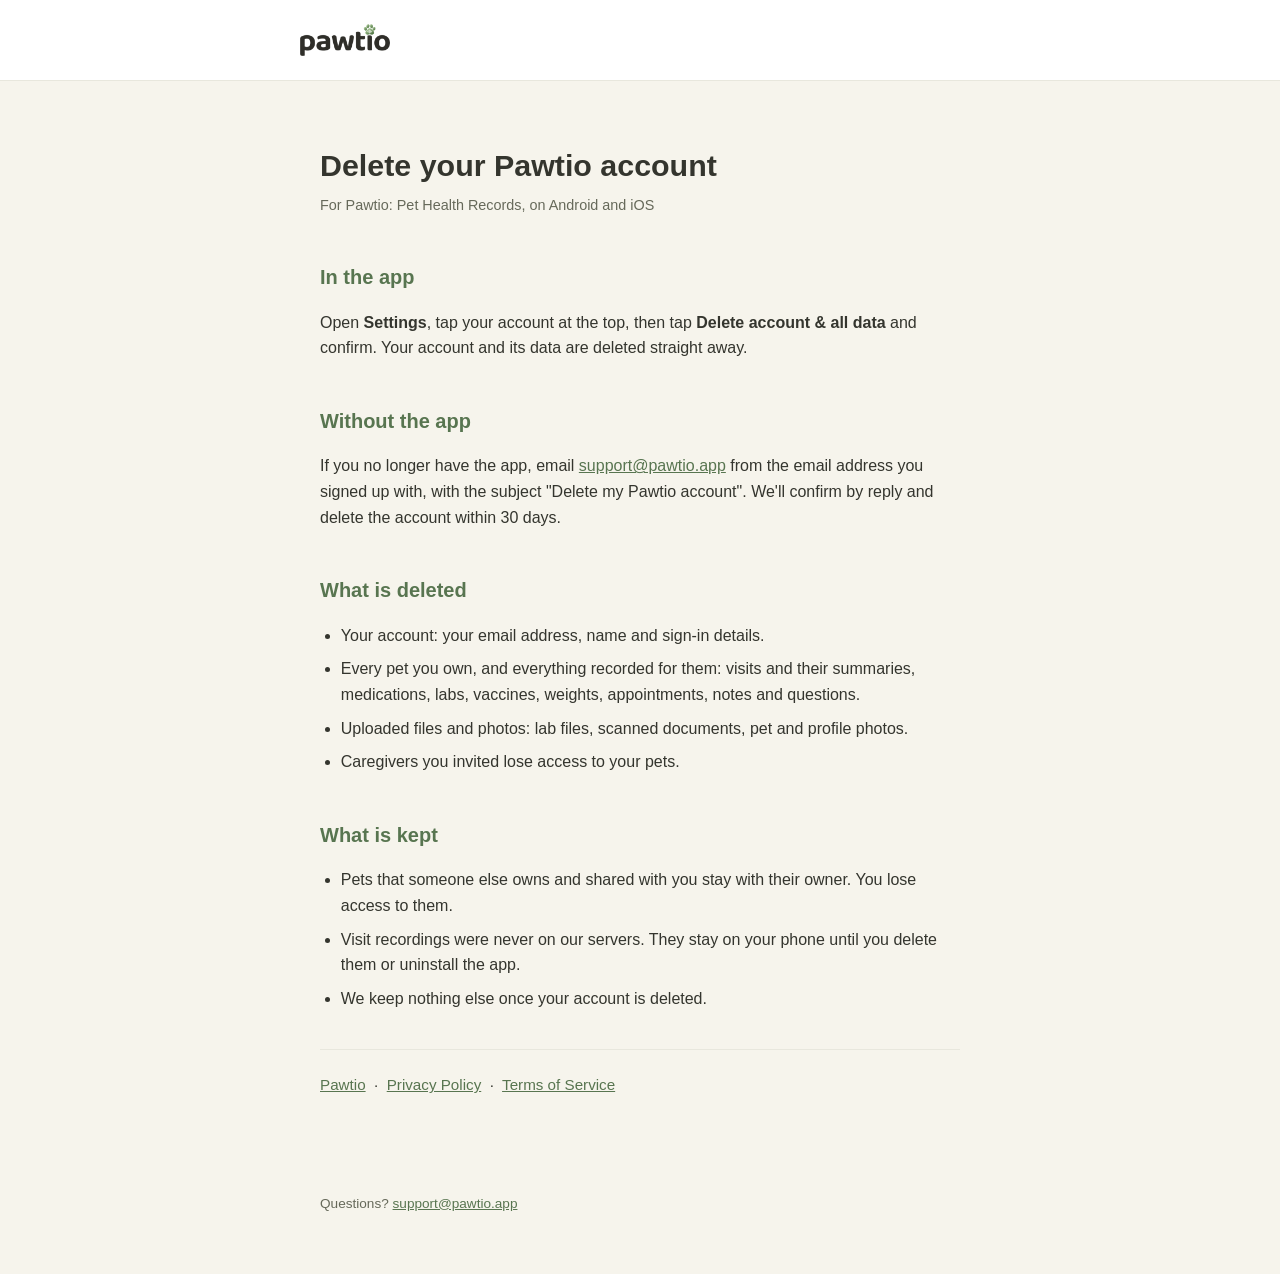
<file: delete-account/index.html>
<!doctype html>
<html lang="en">
<head>
  <meta charset="utf-8" />
  <meta name="viewport" content="width=device-width, initial-scale=1" />
  <title>Delete your account — Pawtio</title>
  <link rel="icon" type="image/png" href="/favicon.png" />
  <link rel="apple-touch-icon" href="/apple-touch-icon.png" />
  <link rel="stylesheet" href="/style.css" />
</head>
<body>
  <header>
    <a class="brand" href="/">
      <img src="/assets/wordmark.png" alt="Pawtio" height="32" style="height: 32px; width: auto; display: block;" />
    </a>
  </header>
  <main>
    <h1>Delete your Pawtio account</h1>
    <p class="meta">For Pawtio: Pet Health Records, on Android and iOS</p>

    <h2>In the app</h2>
    <p>
      Open <strong>Settings</strong>, tap your account at the top, then tap
      <strong>Delete account &amp; all data</strong> and confirm. Your account and its data are
      deleted straight away.
    </p>

    <h2>Without the app</h2>
    <p>
      If you no longer have the app, email
      <a href="mailto:support@pawtio.app?subject=Delete%20my%20Pawtio%20account">support@pawtio.app</a>
      from the email address you signed up with, with the subject "Delete my Pawtio account".
      We'll confirm by reply and delete the account within 30 days.
    </p>

    <h2>What is deleted</h2>
    <ul>
      <li>Your account: your email address, name and sign-in details.</li>
      <li>
        Every pet you own, and everything recorded for them: visits and their summaries,
        medications, labs, vaccines, weights, appointments, notes and questions.
      </li>
      <li>Uploaded files and photos: lab files, scanned documents, pet and profile photos.</li>
      <li>Caregivers you invited lose access to your pets.</li>
    </ul>

    <h2>What is kept</h2>
    <ul>
      <li>
        Pets that someone else owns and shared with you stay with their owner. You lose access
        to them.
      </li>
      <li>
        Visit recordings were never on our servers. They stay on your phone until you delete them
        or uninstall the app.
      </li>
      <li>We keep nothing else once your account is deleted.</li>
    </ul>

    <p class="doc-links">
      <a href="/">Pawtio</a> &nbsp;·&nbsp; <a href="/privacy">Privacy Policy</a>
      &nbsp;·&nbsp; <a href="/terms">Terms of Service</a>
    </p>
  </main>
  <footer>
    Questions? <a href="mailto:support@pawtio.app">support@pawtio.app</a>
  </footer>
</body>
</html>
</file>
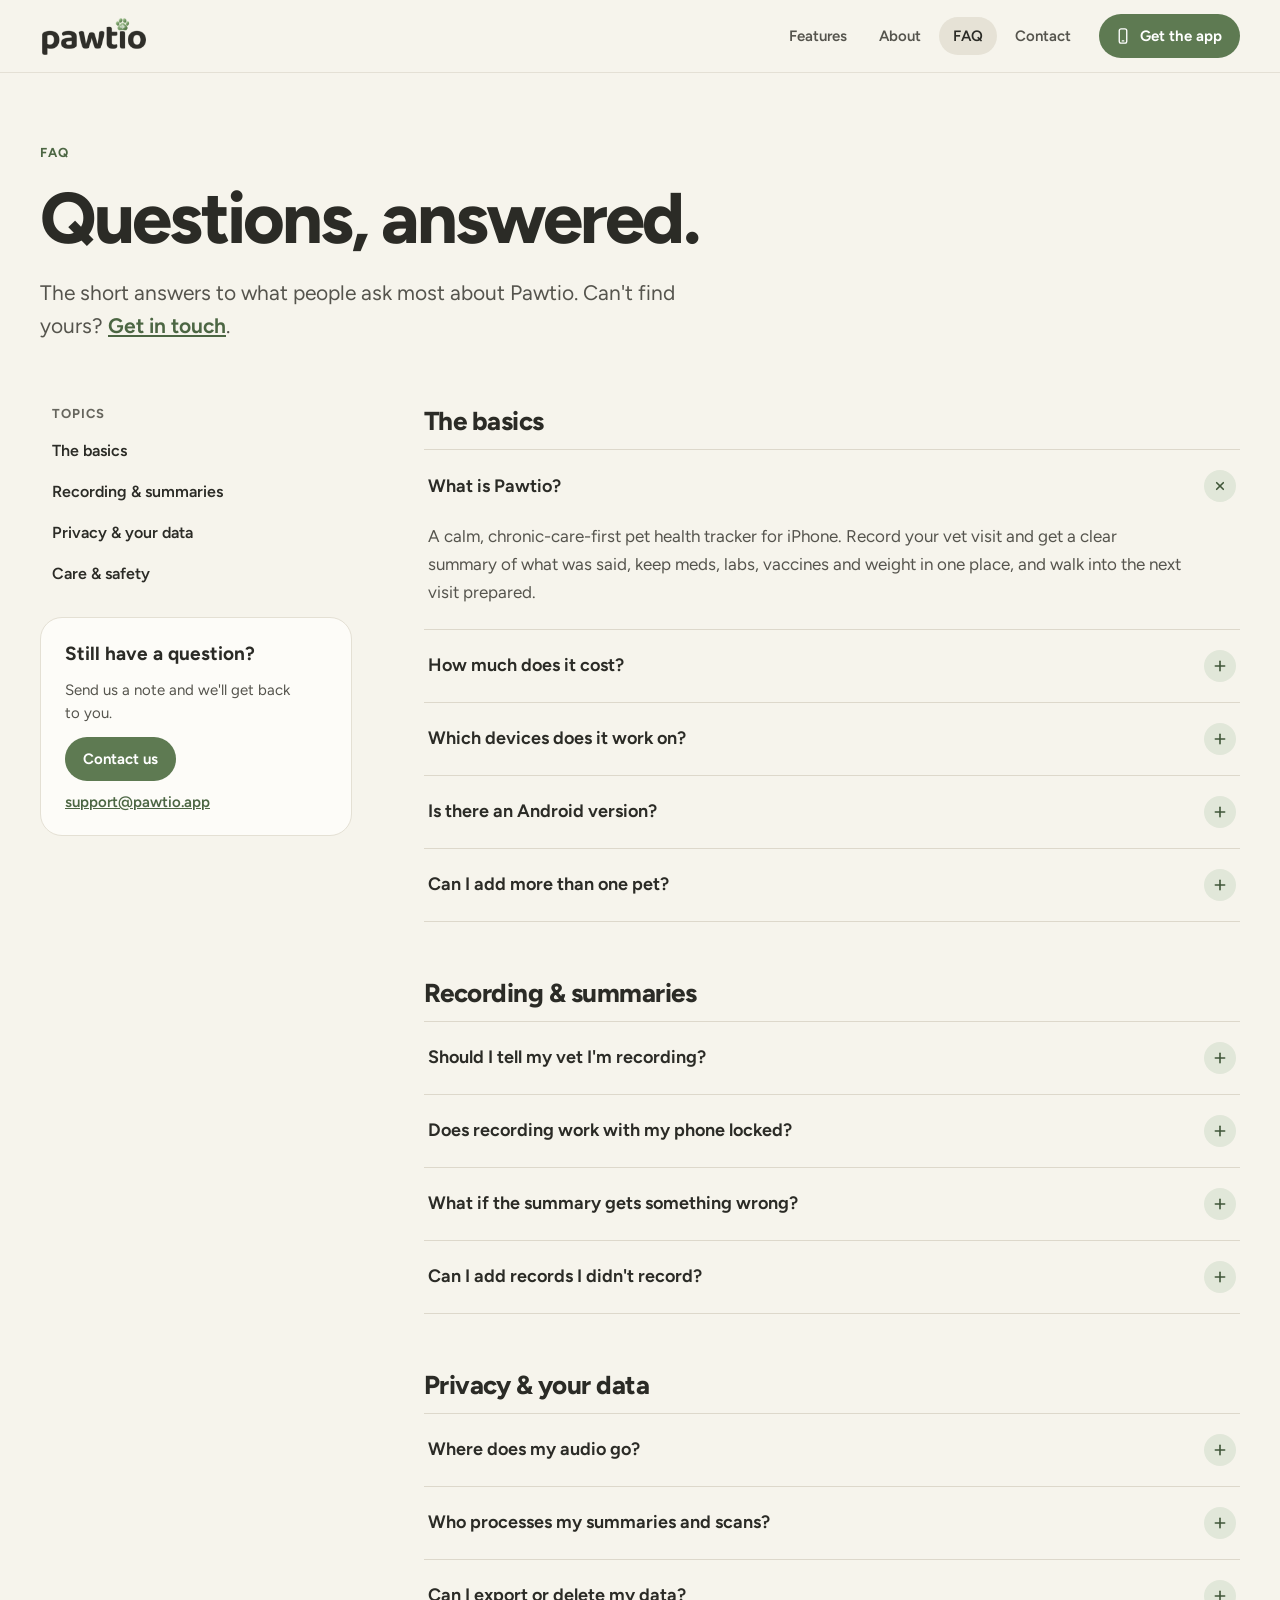
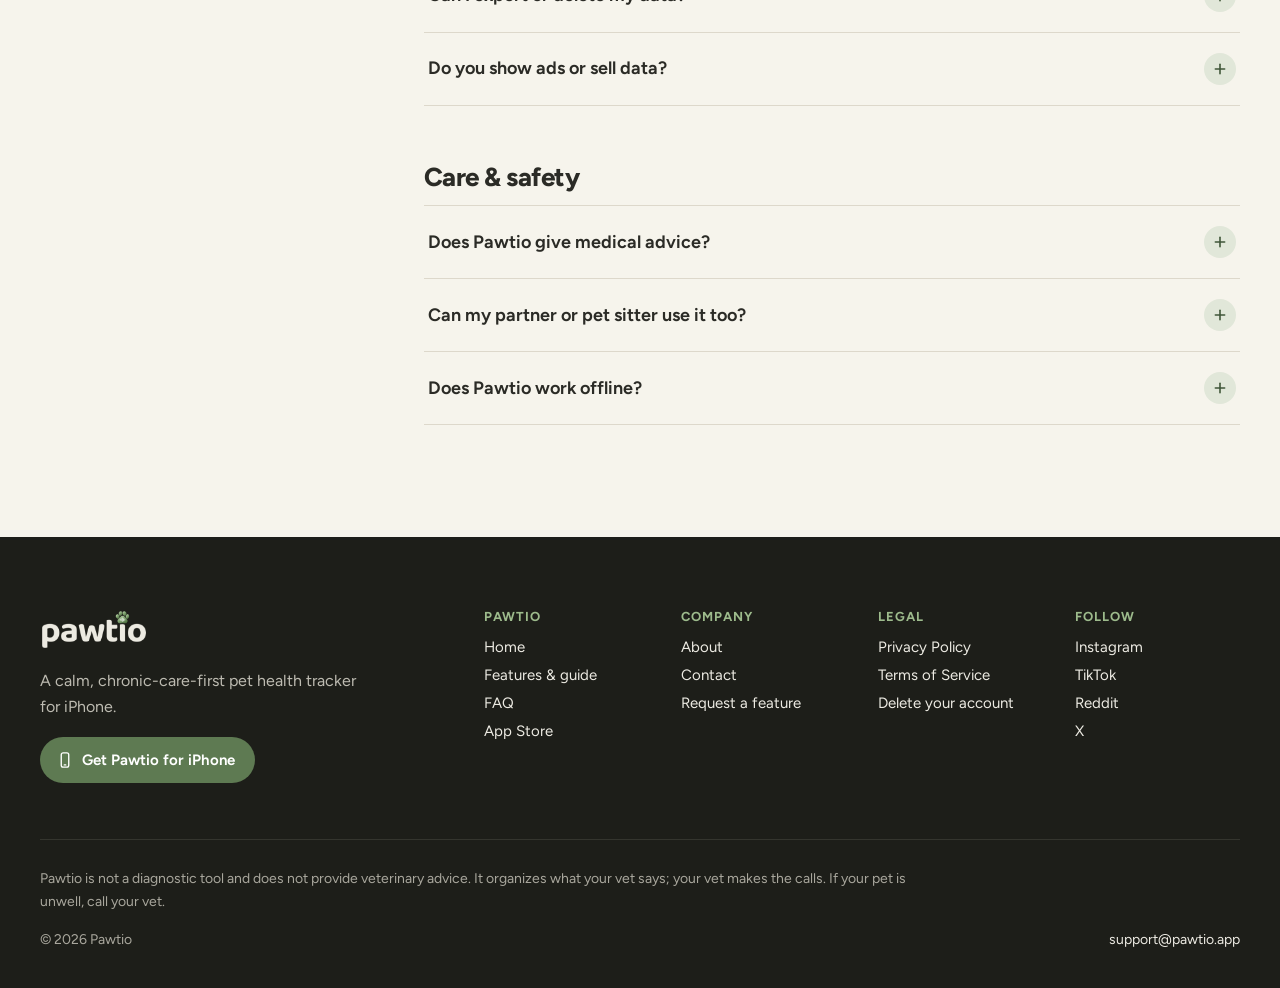
<file: faq/index.html>
<!doctype html>
<html lang="en">
<head>
<meta charset="utf-8">
<meta name="viewport" content="width=device-width, initial-scale=1">
<title>Pawtio — Frequently asked questions</title>
<meta name="description" content="Pawtio is a calm, chronic-care-first pet health tracker for iPhone. Record your vet visit, get a clear summary, and walk into the next visit prepared.">
<link rel="icon" type="image/png" href="/favicon.png">
<link rel="apple-touch-icon" href="/apple-touch-icon.png">
<link href="https://fonts.googleapis.com/css2?family=Figtree:wght@400..800&display=swap" rel="stylesheet">
<style>
body{margin:0;background:#F6F4EC}
*{box-sizing:border-box}
a{color:#4C6643}a:hover{color:#3F5638}
h1,h2,h3{text-wrap:balance}
p,li{text-wrap:pretty}
:focus-visible{outline:2px solid #5E7A52;outline-offset:3px}
summary::-webkit-details-marker{display:none}
details[open] .faq-icon{transform:rotate(45deg)}
</style>
</head>
<body>
<div style="font-family: 'Figtree', ui-sans-serif, system-ui, -apple-system, 'Segoe UI', Roboto, sans-serif; color: #2B2B26; background: #F6F4EC; -webkit-font-smoothing: antialiased;">
<header style="width: 100%; box-sizing: border-box; font-family: 'Figtree', ui-sans-serif, system-ui, -apple-system, 'Segoe UI', Roboto, sans-serif; color: #2B2B26; background: #F6F4EC; border-bottom: 1px solid #E4E0D5;">
<div style="max-width: 1248px; margin: 0 auto; padding: 14px 24px; box-sizing: border-box; display: flex; flex-wrap: wrap; align-items: center; justify-content: space-between; gap: 10px 24px;">
<a href="/" aria-label="Pawtio home" style="display: inline-block; padding: 2px; color: #2B2B26; text-decoration: none; font-size: 30px; font-weight: 750; letter-spacing: -0.035em; line-height: 1;">
<img src="/assets/wordmark.png" alt="" width="104" height="37" style="display: block; height: 37px; width: auto;">
</a>
<nav aria-label="Main" style="display: flex; flex-wrap: wrap; align-items: center; gap: 4px; margin-left: auto;">
<a href="/features/" style="padding: 10px 14px; border-radius: 999px; font-size: 15px; font-weight: 600; text-decoration: none; color: #55544D; background: transparent;">Features</a>
<a href="/about/" style="padding: 10px 14px; border-radius: 999px; font-size: 15px; font-weight: 600; text-decoration: none; color: #55544D; background: transparent;">About</a>
<a href="/faq/" aria-current="page" style="padding: 10px 14px; border-radius: 999px; font-size: 15px; font-weight: 600; text-decoration: none; color: #2B2B26; background: #E6E2D6;">FAQ</a>
<a href="/contact/" style="padding: 10px 14px; border-radius: 999px; font-size: 15px; font-weight: 600; text-decoration: none; color: #55544D; background: transparent;">Contact</a>
<a href="https://apps.apple.com/app/id6791683099" style="margin-left: 10px; display: inline-flex; align-items: center; gap: 8px; min-height: 44px; padding: 0 18px 0 15px; border-radius: 999px; background: #5E7A52; color: #FFFFFF; font-size: 15px; font-weight: 650; text-decoration: none;">
<svg viewBox="0 0 24 24" aria-hidden="true" style="width: 18px; height: 18px; fill: none; stroke: currentColor; stroke-width: 1.8; stroke-linecap: round; stroke-linejoin: round; flex: none;"><rect x="7" y="2.5" width="10" height="19" rx="2.5"></rect><path d="M11 18.5h2"></path></svg>
Get the app
</a>
</nav>
</div>
</header>
<main>

<section aria-labelledby="faq-title" style="padding: 72px 24px 56px;">
<div style="max-width: 1200px; margin: 0 auto; display: flex; flex-direction: column; align-items: flex-start; gap: 22px;">
<p style="margin: 0; font-size: 13px; font-weight: 700; letter-spacing: 0.08em; text-transform: uppercase; color: #4C6643;">FAQ</p>
<h1 id="faq-title" style="margin: 0; font-size: clamp(42px, 5.6vw, 72px); line-height: 1.02; letter-spacing: -0.04em; font-weight: 750;">Questions, answered.</h1>
<p style="margin: 0; max-width: 680px; font-size: clamp(18px, 1.7vw, 21px); line-height: 1.55; color: #55544D;">The short answers to what people ask most about Pawtio. Can't find yours? <a href="/contact/" style="color: #4C6643; font-weight: 650;">Get in touch</a>.</p>
</div>
</section>

<section aria-label="Questions" style="padding: 8px 24px 112px;">
<div style="max-width: 1200px; margin: 0 auto; display: flex; flex-wrap: wrap; align-items: flex-start; gap: 48px 72px;">

<aside style="flex: 1 1 240px; display: flex; flex-direction: column; gap: 24px;">
<nav aria-label="FAQ topics" style="display: flex; flex-direction: column; gap: 2px;">
<span style="padding: 0 12px 8px; font-size: 13px; font-weight: 700; letter-spacing: 0.08em; text-transform: uppercase; color: #66655D;">Topics</span>
<a href="#basics" style="padding: 10px 12px; border-radius: 12px; color: #2B2B26; font-size: 16px; font-weight: 600; text-decoration: none;">The basics</a>
<a href="#recording" style="padding: 10px 12px; border-radius: 12px; color: #2B2B26; font-size: 16px; font-weight: 600; text-decoration: none;">Recording &amp; summaries</a>
<a href="#privacy-data" style="padding: 10px 12px; border-radius: 12px; color: #2B2B26; font-size: 16px; font-weight: 600; text-decoration: none;">Privacy &amp; your data</a>
<a href="#care-safety" style="padding: 10px 12px; border-radius: 12px; color: #2B2B26; font-size: 16px; font-weight: 600; text-decoration: none;">Care &amp; safety</a>
</nav>
<div style="padding: 24px; border-radius: 22px; background: #FDFCF8; border: 1px solid #E4E0D4; display: flex; flex-direction: column; align-items: flex-start; gap: 12px;">
<h2 style="margin: 0; font-size: 19px; line-height: 1.3; font-weight: 700;">Still have a question?</h2>
<p style="margin: 0; font-size: 15px; line-height: 1.55; color: #55544D;">Send us a note and we'll get back to you.</p>
<a href="/contact/" style="display: inline-flex; align-items: center; min-height: 44px; padding: 0 18px; border-radius: 999px; background: #5E7A52; color: #FFFFFF; font-size: 15px; font-weight: 650; text-decoration: none;">Contact us</a>
<a href="mailto:support@pawtio.app" style="font-size: 15px; font-weight: 600; color: #4C6643;">support@pawtio.app</a>
</div>
</aside>

<div style="flex: 3 1 600px; min-width: 0; display: flex; flex-direction: column; gap: 56px;">

<div id="basics" style="display: flex; flex-direction: column; gap: 12px;">
<h2 style="margin: 0; font-size: 26px; line-height: 1.2; letter-spacing: -0.02em; font-weight: 750;">The basics</h2>
<div style="border-top: 1px solid #DDD8CB;">
<details open style="border-bottom: 1px solid #DDD8CB;">
<summary style="display: flex; align-items: center; justify-content: space-between; gap: 24px; padding: 20px 4px; cursor: pointer; list-style: none; font-size: 18px; font-weight: 650; line-height: 1.4;"><span>What is Pawtio?</span><span class="faq-icon" aria-hidden="true" style="flex: none; width: 32px; height: 32px; border-radius: 50%; background: #E1E7D9; color: #3F5638; display: grid; place-items: center; transition: transform 0.2s ease;"><svg viewBox="0 0 24 24" style="width: 16px; height: 16px; fill: none; stroke: currentColor; stroke-width: 2.4; stroke-linecap: round;"><path d="M12 5v14"></path><path d="M5 12h14"></path></svg></span></summary>
<p style="margin: 0; padding: 0 56px 22px 4px; font-size: 17px; line-height: 1.65; color: #55544D;">A calm, chronic-care-first pet health tracker for iPhone. Record your vet visit and get a clear summary of what was said, keep meds, labs, vaccines and weight in one place, and walk into the next visit prepared.</p>
</details>
<details style="border-bottom: 1px solid #DDD8CB;">
<summary style="display: flex; align-items: center; justify-content: space-between; gap: 24px; padding: 20px 4px; cursor: pointer; list-style: none; font-size: 18px; font-weight: 650; line-height: 1.4;"><span>How much does it cost?</span><span class="faq-icon" aria-hidden="true" style="flex: none; width: 32px; height: 32px; border-radius: 50%; background: #E1E7D9; color: #3F5638; display: grid; place-items: center; transition: transform 0.2s ease;"><svg viewBox="0 0 24 24" style="width: 16px; height: 16px; fill: none; stroke: currentColor; stroke-width: 2.4; stroke-linecap: round;"><path d="M12 5v14"></path><path d="M5 12h14"></path></svg></span></summary>
<p style="margin: 0; padding: 0 56px 22px 4px; font-size: 17px; line-height: 1.65; color: #55544D;">Pawtio is free to download on the App Store.</p>
</details>
<details style="border-bottom: 1px solid #DDD8CB;">
<summary style="display: flex; align-items: center; justify-content: space-between; gap: 24px; padding: 20px 4px; cursor: pointer; list-style: none; font-size: 18px; font-weight: 650; line-height: 1.4;"><span>Which devices does it work on?</span><span class="faq-icon" aria-hidden="true" style="flex: none; width: 32px; height: 32px; border-radius: 50%; background: #E1E7D9; color: #3F5638; display: grid; place-items: center; transition: transform 0.2s ease;"><svg viewBox="0 0 24 24" style="width: 16px; height: 16px; fill: none; stroke: currentColor; stroke-width: 2.4; stroke-linecap: round;"><path d="M12 5v14"></path><path d="M5 12h14"></path></svg></span></summary>
<p style="margin: 0; padding: 0 56px 22px 4px; font-size: 17px; line-height: 1.65; color: #55544D;">Pawtio is made for iPhone and needs iOS 16.4 or later.</p>
</details>
<details style="border-bottom: 1px solid #DDD8CB;">
<summary style="display: flex; align-items: center; justify-content: space-between; gap: 24px; padding: 20px 4px; cursor: pointer; list-style: none; font-size: 18px; font-weight: 650; line-height: 1.4;"><span>Is there an Android version?</span><span class="faq-icon" aria-hidden="true" style="flex: none; width: 32px; height: 32px; border-radius: 50%; background: #E1E7D9; color: #3F5638; display: grid; place-items: center; transition: transform 0.2s ease;"><svg viewBox="0 0 24 24" style="width: 16px; height: 16px; fill: none; stroke: currentColor; stroke-width: 2.4; stroke-linecap: round;"><path d="M12 5v14"></path><path d="M5 12h14"></path></svg></span></summary>
<p style="margin: 0; padding: 0 56px 22px 4px; font-size: 17px; line-height: 1.65; color: #55544D;">Not yet. Pawtio is iPhone-only for now. [Add your Android plans or a waitlist link here.]</p>
</details>
<details style="border-bottom: 1px solid #DDD8CB;">
<summary style="display: flex; align-items: center; justify-content: space-between; gap: 24px; padding: 20px 4px; cursor: pointer; list-style: none; font-size: 18px; font-weight: 650; line-height: 1.4;"><span>Can I add more than one pet?</span><span class="faq-icon" aria-hidden="true" style="flex: none; width: 32px; height: 32px; border-radius: 50%; background: #E1E7D9; color: #3F5638; display: grid; place-items: center; transition: transform 0.2s ease;"><svg viewBox="0 0 24 24" style="width: 16px; height: 16px; fill: none; stroke: currentColor; stroke-width: 2.4; stroke-linecap: round;"><path d="M12 5v14"></path><path d="M5 12h14"></path></svg></span></summary>
<p style="margin: 0; padding: 0 56px 22px 4px; font-size: 17px; line-height: 1.65; color: #55544D;">Yes. Every pet gets its own profile and records, and you can switch between them in a tap.</p>
</details>
</div>
</div>

<div id="recording" style="display: flex; flex-direction: column; gap: 12px;">
<h2 style="margin: 0; font-size: 26px; line-height: 1.2; letter-spacing: -0.02em; font-weight: 750;">Recording &amp; summaries</h2>
<div style="border-top: 1px solid #DDD8CB;">
<details style="border-bottom: 1px solid #DDD8CB;">
<summary style="display: flex; align-items: center; justify-content: space-between; gap: 24px; padding: 20px 4px; cursor: pointer; list-style: none; font-size: 18px; font-weight: 650; line-height: 1.4;"><span>Should I tell my vet I'm recording?</span><span class="faq-icon" aria-hidden="true" style="flex: none; width: 32px; height: 32px; border-radius: 50%; background: #E1E7D9; color: #3F5638; display: grid; place-items: center; transition: transform 0.2s ease;"><svg viewBox="0 0 24 24" style="width: 16px; height: 16px; fill: none; stroke: currentColor; stroke-width: 2.4; stroke-linecap: round;"><path d="M12 5v14"></path><path d="M5 12h14"></path></svg></span></summary>
<p style="margin: 0; padding: 0 56px 22px 4px; font-size: 17px; line-height: 1.65; color: #55544D;">Yes, always ask first. Pawtio reminds you on the recording screen too. Most vets are glad you want to remember the details, and the rules about recording conversations vary from place to place.</p>
</details>
<details style="border-bottom: 1px solid #DDD8CB;">
<summary style="display: flex; align-items: center; justify-content: space-between; gap: 24px; padding: 20px 4px; cursor: pointer; list-style: none; font-size: 18px; font-weight: 650; line-height: 1.4;"><span>Does recording work with my phone locked?</span><span class="faq-icon" aria-hidden="true" style="flex: none; width: 32px; height: 32px; border-radius: 50%; background: #E1E7D9; color: #3F5638; display: grid; place-items: center; transition: transform 0.2s ease;"><svg viewBox="0 0 24 24" style="width: 16px; height: 16px; fill: none; stroke: currentColor; stroke-width: 2.4; stroke-linecap: round;"><path d="M12 5v14"></path><path d="M5 12h14"></path></svg></span></summary>
<p style="margin: 0; padding: 0 56px 22px 4px; font-size: 17px; line-height: 1.65; color: #55544D;">Yes. Recording keeps going with your phone locked, and a Live Activity shows it's running. On iPhones with the Dynamic Island, long-press it to pause, resume or stop.</p>
</details>
<details style="border-bottom: 1px solid #DDD8CB;">
<summary style="display: flex; align-items: center; justify-content: space-between; gap: 24px; padding: 20px 4px; cursor: pointer; list-style: none; font-size: 18px; font-weight: 650; line-height: 1.4;"><span>What if the summary gets something wrong?</span><span class="faq-icon" aria-hidden="true" style="flex: none; width: 32px; height: 32px; border-radius: 50%; background: #E1E7D9; color: #3F5638; display: grid; place-items: center; transition: transform 0.2s ease;"><svg viewBox="0 0 24 24" style="width: 16px; height: 16px; fill: none; stroke: currentColor; stroke-width: 2.4; stroke-linecap: round;"><path d="M12 5v14"></path><path d="M5 12h14"></path></svg></span></summary>
<p style="margin: 0; padding: 0 56px 22px 4px; font-size: 17px; line-height: 1.65; color: #55544D;">Every field shows how confident Pawtio is, and you can tap any item to correct it.</p>
</details>
<details style="border-bottom: 1px solid #DDD8CB;">
<summary style="display: flex; align-items: center; justify-content: space-between; gap: 24px; padding: 20px 4px; cursor: pointer; list-style: none; font-size: 18px; font-weight: 650; line-height: 1.4;"><span>Can I add records I didn't record?</span><span class="faq-icon" aria-hidden="true" style="flex: none; width: 32px; height: 32px; border-radius: 50%; background: #E1E7D9; color: #3F5638; display: grid; place-items: center; transition: transform 0.2s ease;"><svg viewBox="0 0 24 24" style="width: 16px; height: 16px; fill: none; stroke: currentColor; stroke-width: 2.4; stroke-linecap: round;"><path d="M12 5v14"></path><path d="M5 12h14"></path></svg></span></summary>
<p style="margin: 0; padding: 0 56px 22px 4px; font-size: 17px; line-height: 1.65; color: #55544D;">Yes. Add anything by hand, or scan a lab report, prescription or vaccine certificate and let Pawtio fill in the details.</p>
</details>
</div>
</div>

<div id="privacy-data" style="display: flex; flex-direction: column; gap: 12px;">
<h2 style="margin: 0; font-size: 26px; line-height: 1.2; letter-spacing: -0.02em; font-weight: 750;">Privacy &amp; your data</h2>
<div style="border-top: 1px solid #DDD8CB;">
<details style="border-bottom: 1px solid #DDD8CB;">
<summary style="display: flex; align-items: center; justify-content: space-between; gap: 24px; padding: 20px 4px; cursor: pointer; list-style: none; font-size: 18px; font-weight: 650; line-height: 1.4;"><span>Where does my audio go?</span><span class="faq-icon" aria-hidden="true" style="flex: none; width: 32px; height: 32px; border-radius: 50%; background: #E1E7D9; color: #3F5638; display: grid; place-items: center; transition: transform 0.2s ease;"><svg viewBox="0 0 24 24" style="width: 16px; height: 16px; fill: none; stroke: currentColor; stroke-width: 2.4; stroke-linecap: round;"><path d="M12 5v14"></path><path d="M5 12h14"></path></svg></span></summary>
<p style="margin: 0; padding: 0 56px 22px 4px; font-size: 17px; line-height: 1.65; color: #55544D;">Nowhere. Recordings are transcribed on your iPhone and never uploaded. Once a summary is written, you choose whether to keep or delete each recording.</p>
</details>
<details style="border-bottom: 1px solid #DDD8CB;">
<summary style="display: flex; align-items: center; justify-content: space-between; gap: 24px; padding: 20px 4px; cursor: pointer; list-style: none; font-size: 18px; font-weight: 650; line-height: 1.4;"><span>Who processes my summaries and scans?</span><span class="faq-icon" aria-hidden="true" style="flex: none; width: 32px; height: 32px; border-radius: 50%; background: #E1E7D9; color: #3F5638; display: grid; place-items: center; transition: transform 0.2s ease;"><svg viewBox="0 0 24 24" style="width: 16px; height: 16px; fill: none; stroke: currentColor; stroke-width: 2.4; stroke-linecap: round;"><path d="M12 5v14"></path><path d="M5 12h14"></path></svg></span></summary>
<p style="margin: 0; padding: 0 56px 22px 4px; font-size: 17px; line-height: 1.65; color: #55544D;">Summaries, scans and Ask Pawtio answers are processed by a server on a paid AI tier that does not use your data to train models.</p>
</details>
<details style="border-bottom: 1px solid #DDD8CB;">
<summary style="display: flex; align-items: center; justify-content: space-between; gap: 24px; padding: 20px 4px; cursor: pointer; list-style: none; font-size: 18px; font-weight: 650; line-height: 1.4;"><span>Can I export or delete my data?</span><span class="faq-icon" aria-hidden="true" style="flex: none; width: 32px; height: 32px; border-radius: 50%; background: #E1E7D9; color: #3F5638; display: grid; place-items: center; transition: transform 0.2s ease;"><svg viewBox="0 0 24 24" style="width: 16px; height: 16px; fill: none; stroke: currentColor; stroke-width: 2.4; stroke-linecap: round;"><path d="M12 5v14"></path><path d="M5 12h14"></path></svg></span></summary>
<p style="margin: 0; padding: 0 56px 22px 4px; font-size: 17px; line-height: 1.65; color: #55544D;">Yes. Export all of your data whenever you like, or delete your account and everything in it from Settings. You can also <a href="/delete-account" style="color: #4C6643; font-weight: 650;">delete your account on the web</a>.</p>
</details>
<details style="border-bottom: 1px solid #DDD8CB;">
<summary style="display: flex; align-items: center; justify-content: space-between; gap: 24px; padding: 20px 4px; cursor: pointer; list-style: none; font-size: 18px; font-weight: 650; line-height: 1.4;"><span>Do you show ads or sell data?</span><span class="faq-icon" aria-hidden="true" style="flex: none; width: 32px; height: 32px; border-radius: 50%; background: #E1E7D9; color: #3F5638; display: grid; place-items: center; transition: transform 0.2s ease;"><svg viewBox="0 0 24 24" style="width: 16px; height: 16px; fill: none; stroke: currentColor; stroke-width: 2.4; stroke-linecap: round;"><path d="M12 5v14"></path><path d="M5 12h14"></path></svg></span></summary>
<p style="margin: 0; padding: 0 56px 22px 4px; font-size: 17px; line-height: 1.65; color: #55544D;">No ads, no data brokers. Your pet's records belong to you.</p>
</details>
</div>
</div>

<div id="care-safety" style="display: flex; flex-direction: column; gap: 12px;">
<h2 style="margin: 0; font-size: 26px; line-height: 1.2; letter-spacing: -0.02em; font-weight: 750;">Care &amp; safety</h2>
<div style="border-top: 1px solid #DDD8CB;">
<details style="border-bottom: 1px solid #DDD8CB;">
<summary style="display: flex; align-items: center; justify-content: space-between; gap: 24px; padding: 20px 4px; cursor: pointer; list-style: none; font-size: 18px; font-weight: 650; line-height: 1.4;"><span>Does Pawtio give medical advice?</span><span class="faq-icon" aria-hidden="true" style="flex: none; width: 32px; height: 32px; border-radius: 50%; background: #E1E7D9; color: #3F5638; display: grid; place-items: center; transition: transform 0.2s ease;"><svg viewBox="0 0 24 24" style="width: 16px; height: 16px; fill: none; stroke: currentColor; stroke-width: 2.4; stroke-linecap: round;"><path d="M12 5v14"></path><path d="M5 12h14"></path></svg></span></summary>
<p style="margin: 0; padding: 0 56px 22px 4px; font-size: 17px; line-height: 1.65; color: #55544D;">No. Pawtio is not a diagnostic tool and does not tell you what is wrong with your pet. It organizes what your vet says, and your vet makes the calls. If your pet is unwell, call your vet.</p>
</details>
<details style="border-bottom: 1px solid #DDD8CB;">
<summary style="display: flex; align-items: center; justify-content: space-between; gap: 24px; padding: 20px 4px; cursor: pointer; list-style: none; font-size: 18px; font-weight: 650; line-height: 1.4;"><span>Can my partner or pet sitter use it too?</span><span class="faq-icon" aria-hidden="true" style="flex: none; width: 32px; height: 32px; border-radius: 50%; background: #E1E7D9; color: #3F5638; display: grid; place-items: center; transition: transform 0.2s ease;"><svg viewBox="0 0 24 24" style="width: 16px; height: 16px; fill: none; stroke: currentColor; stroke-width: 2.4; stroke-linecap: round;"><path d="M12 5v14"></path><path d="M5 12h14"></path></svg></span></summary>
<p style="margin: 0; padding: 0 56px 22px 4px; font-size: 17px; line-height: 1.65; color: #55544D;">Yes. Invite them to your care circle and they can help with every pet you share. When someone gives a dose, everyone sees it and who gave it.</p>
</details>
<details style="border-bottom: 1px solid #DDD8CB;">
<summary style="display: flex; align-items: center; justify-content: space-between; gap: 24px; padding: 20px 4px; cursor: pointer; list-style: none; font-size: 18px; font-weight: 650; line-height: 1.4;"><span>Does Pawtio work offline?</span><span class="faq-icon" aria-hidden="true" style="flex: none; width: 32px; height: 32px; border-radius: 50%; background: #E1E7D9; color: #3F5638; display: grid; place-items: center; transition: transform 0.2s ease;"><svg viewBox="0 0 24 24" style="width: 16px; height: 16px; fill: none; stroke: currentColor; stroke-width: 2.4; stroke-linecap: round;"><path d="M12 5v14"></path><path d="M5 12h14"></path></svg></span></summary>
<p style="margin: 0; padding: 0 56px 22px 4px; font-size: 17px; line-height: 1.65; color: #55544D;">Yes. You can view and edit records without a connection.</p>
</details>
</div>
</div>

</div>
</div>
</section>

</main>
<footer style="width: 100%; box-sizing: border-box; font-family: 'Figtree', ui-sans-serif, system-ui, -apple-system, 'Segoe UI', Roboto, sans-serif; color: #EDEBE3; background: #1D1E19;">
<div style="max-width: 1248px; margin: 0 auto; padding: 72px 24px 40px; box-sizing: border-box; display: flex; flex-direction: column; gap: 56px;">

<div style="display: flex; flex-wrap: wrap; justify-content: space-between; gap: 48px 64px;">
<div style="flex: 1 1 300px; max-width: 380px; display: flex; flex-direction: column; align-items: flex-start; gap: 18px;">
<a href="/" aria-label="Pawtio home" style="display: inline-block; padding: 2px; color: #F6F4EC; text-decoration: none; font-size: 30px; font-weight: 750; letter-spacing: -0.035em; line-height: 1;">
<img src="/assets/wordmark-dark.png" alt="" width="104" height="37" style="display: block; height: 37px; width: auto;">
</a>
<p style="margin: 0; font-size: 16px; line-height: 1.6; color: #BDBBB1;">A calm, chronic-care-first pet health tracker for iPhone.</p>
<a href="https://apps.apple.com/app/id6791683099" style="display: inline-flex; align-items: center; gap: 8px; min-height: 46px; padding: 0 20px 0 16px; border-radius: 999px; background: #5E7A52; color: #FFFFFF; font-size: 15px; font-weight: 650; text-decoration: none;">
<svg viewBox="0 0 24 24" aria-hidden="true" style="width: 18px; height: 18px; fill: none; stroke: currentColor; stroke-width: 1.8; stroke-linecap: round; stroke-linejoin: round; flex: none;"><rect x="7" y="2.5" width="10" height="19" rx="2.5"></rect><path d="M11 18.5h2"></path></svg>
Get Pawtio for iPhone
</a>
</div>

<div style="flex: 2 1 560px; min-width: 0; display: grid; grid-template-columns: repeat(auto-fit, minmax(min(150px, 100%), 1fr)); gap: 36px 32px;">
<nav aria-label="Pawtio" style="display: flex; flex-direction: column; gap: 14px;">
<h2 style="margin: 0; font-size: 13px; font-weight: 700; letter-spacing: 0.08em; text-transform: uppercase; color: #9DBB8C;">Pawtio</h2>
<ul style="list-style: none; margin: 0; padding: 0; display: flex; flex-direction: column; gap: 10px; font-size: 15px;">
<li><a href="/" style="color: #EDEBE3; text-decoration: none;">Home</a></li>
<li><a href="/features/" style="color: #EDEBE3; text-decoration: none;">Features &amp; guide</a></li>
<li><a href="/faq/" style="color: #EDEBE3; text-decoration: none;">FAQ</a></li>
<li><a href="https://apps.apple.com/app/id6791683099" style="color: #EDEBE3; text-decoration: none;">App Store</a></li>
</ul>
</nav>
<nav aria-label="Company" style="display: flex; flex-direction: column; gap: 14px;">
<h2 style="margin: 0; font-size: 13px; font-weight: 700; letter-spacing: 0.08em; text-transform: uppercase; color: #9DBB8C;">Company</h2>
<ul style="list-style: none; margin: 0; padding: 0; display: flex; flex-direction: column; gap: 10px; font-size: 15px;">
<li><a href="/about/" style="color: #EDEBE3; text-decoration: none;">About</a></li>
<li><a href="/contact/" style="color: #EDEBE3; text-decoration: none;">Contact</a></li>
<li><a href="/contact/?topic=feature" style="color: #EDEBE3; text-decoration: none;">Request a feature</a></li>
</ul>
</nav>
<nav aria-label="Legal" style="display: flex; flex-direction: column; gap: 14px;">
<h2 style="margin: 0; font-size: 13px; font-weight: 700; letter-spacing: 0.08em; text-transform: uppercase; color: #9DBB8C;">Legal</h2>
<ul style="list-style: none; margin: 0; padding: 0; display: flex; flex-direction: column; gap: 10px; font-size: 15px;">
<li><a href="/privacy" style="color: #EDEBE3; text-decoration: none;">Privacy Policy</a></li>
<li><a href="/terms" style="color: #EDEBE3; text-decoration: none;">Terms of Service</a></li>
<li><a href="/delete-account" style="color: #EDEBE3; text-decoration: none;">Delete your account</a></li>
</ul>
</nav>
<nav aria-label="Social" style="display: flex; flex-direction: column; gap: 14px;">
<h2 style="margin: 0; font-size: 13px; font-weight: 700; letter-spacing: 0.08em; text-transform: uppercase; color: #9DBB8C;">Follow</h2>
<ul style="list-style: none; margin: 0; padding: 0; display: flex; flex-direction: column; gap: 10px; font-size: 15px;">
<li><a href="#" style="color: #EDEBE3; text-decoration: none;">Instagram</a></li>
<li><a href="#" style="color: #EDEBE3; text-decoration: none;">TikTok</a></li>
<li><a href="#" style="color: #EDEBE3; text-decoration: none;">Reddit</a></li>
<li><a href="#" style="color: #EDEBE3; text-decoration: none;">X</a></li>
</ul>
</nav>
</div>
</div>

<div style="display: flex; flex-direction: column; gap: 18px; padding-top: 28px; border-top: 1px solid #34352E;">
<p style="margin: 0; max-width: 880px; font-size: 14px; line-height: 1.6; color: #A9A79D;">Pawtio is not a diagnostic tool and does not provide veterinary advice. It organizes what your vet says; your vet makes the calls. If your pet is unwell, call your vet.</p>
<div style="display: flex; flex-wrap: wrap; justify-content: space-between; gap: 8px 24px; font-size: 14px; color: #A9A79D;">
<span>© 2026 Pawtio</span>
<a href="mailto:support@pawtio.app" style="color: #EDEBE3; text-decoration: none;">support@pawtio.app</a>
</div>
</div>

</div>
</footer>
</div>
</body>
</html>
</file>
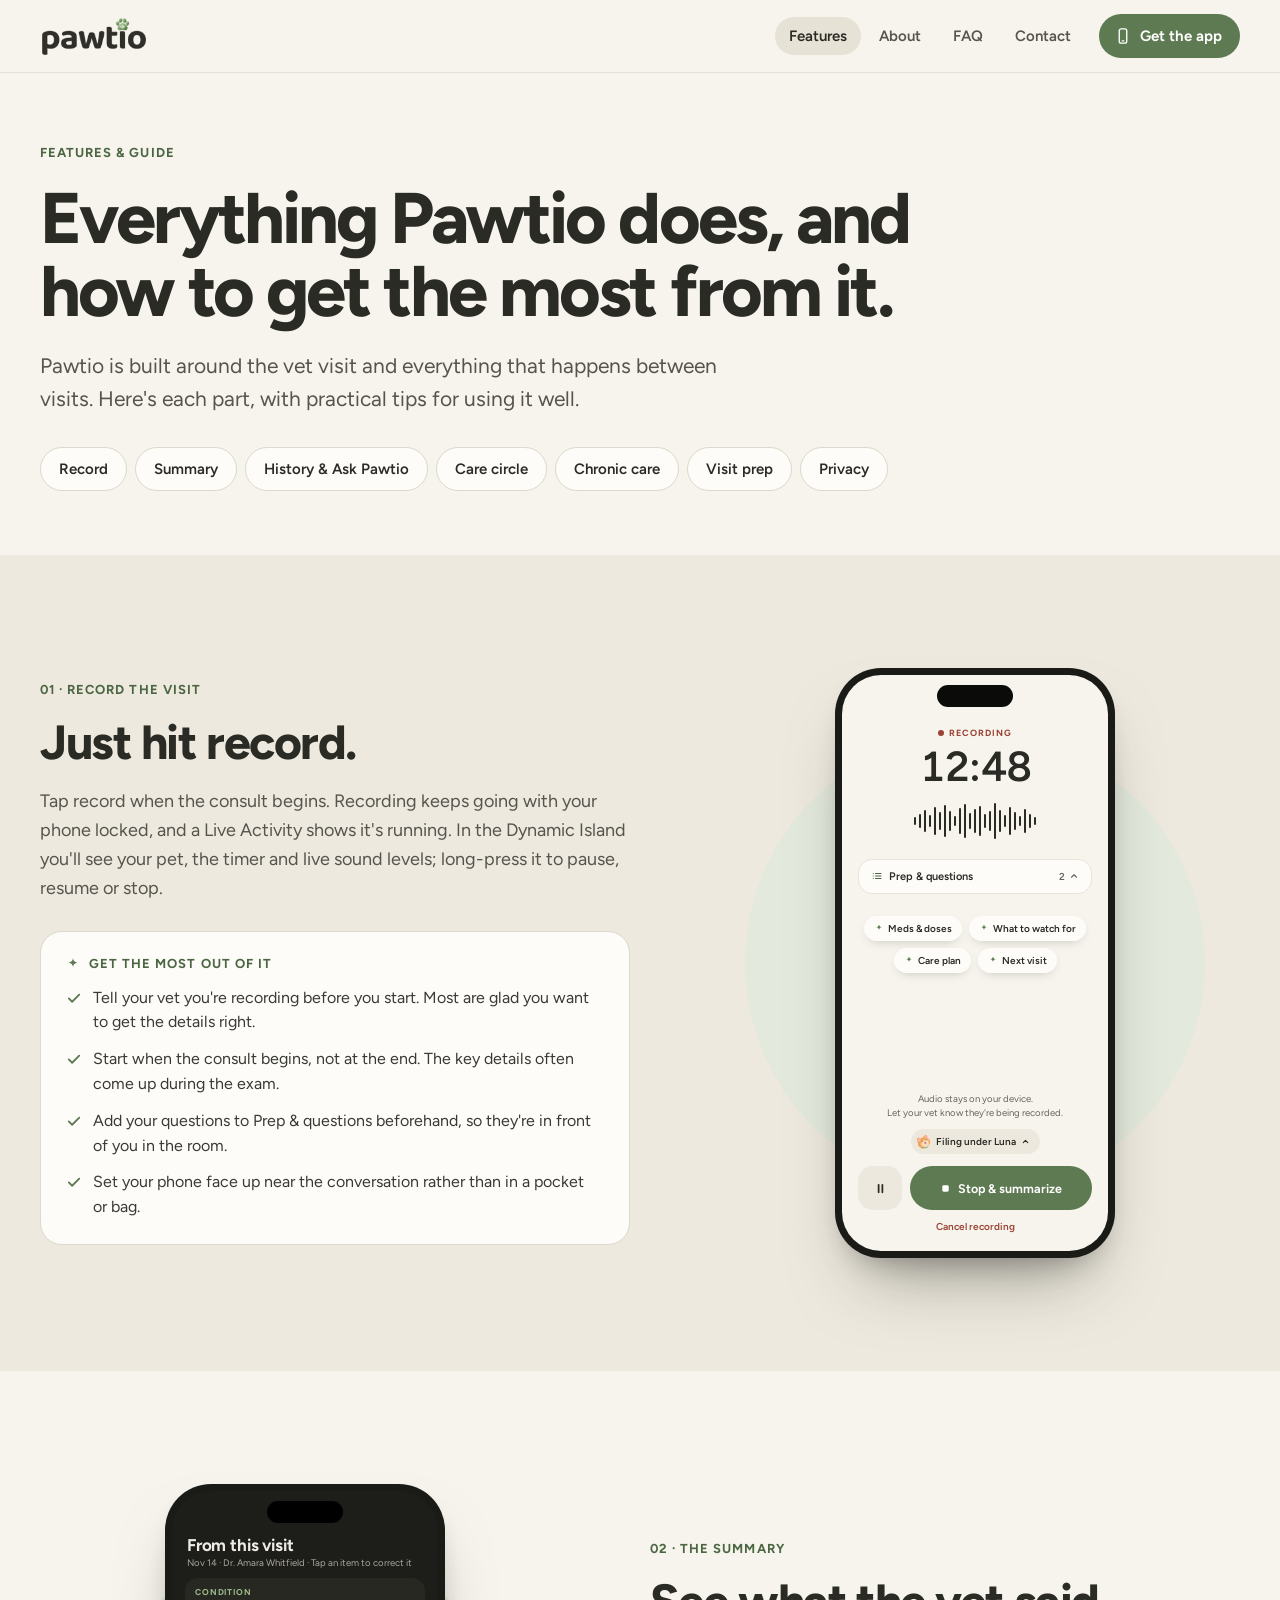
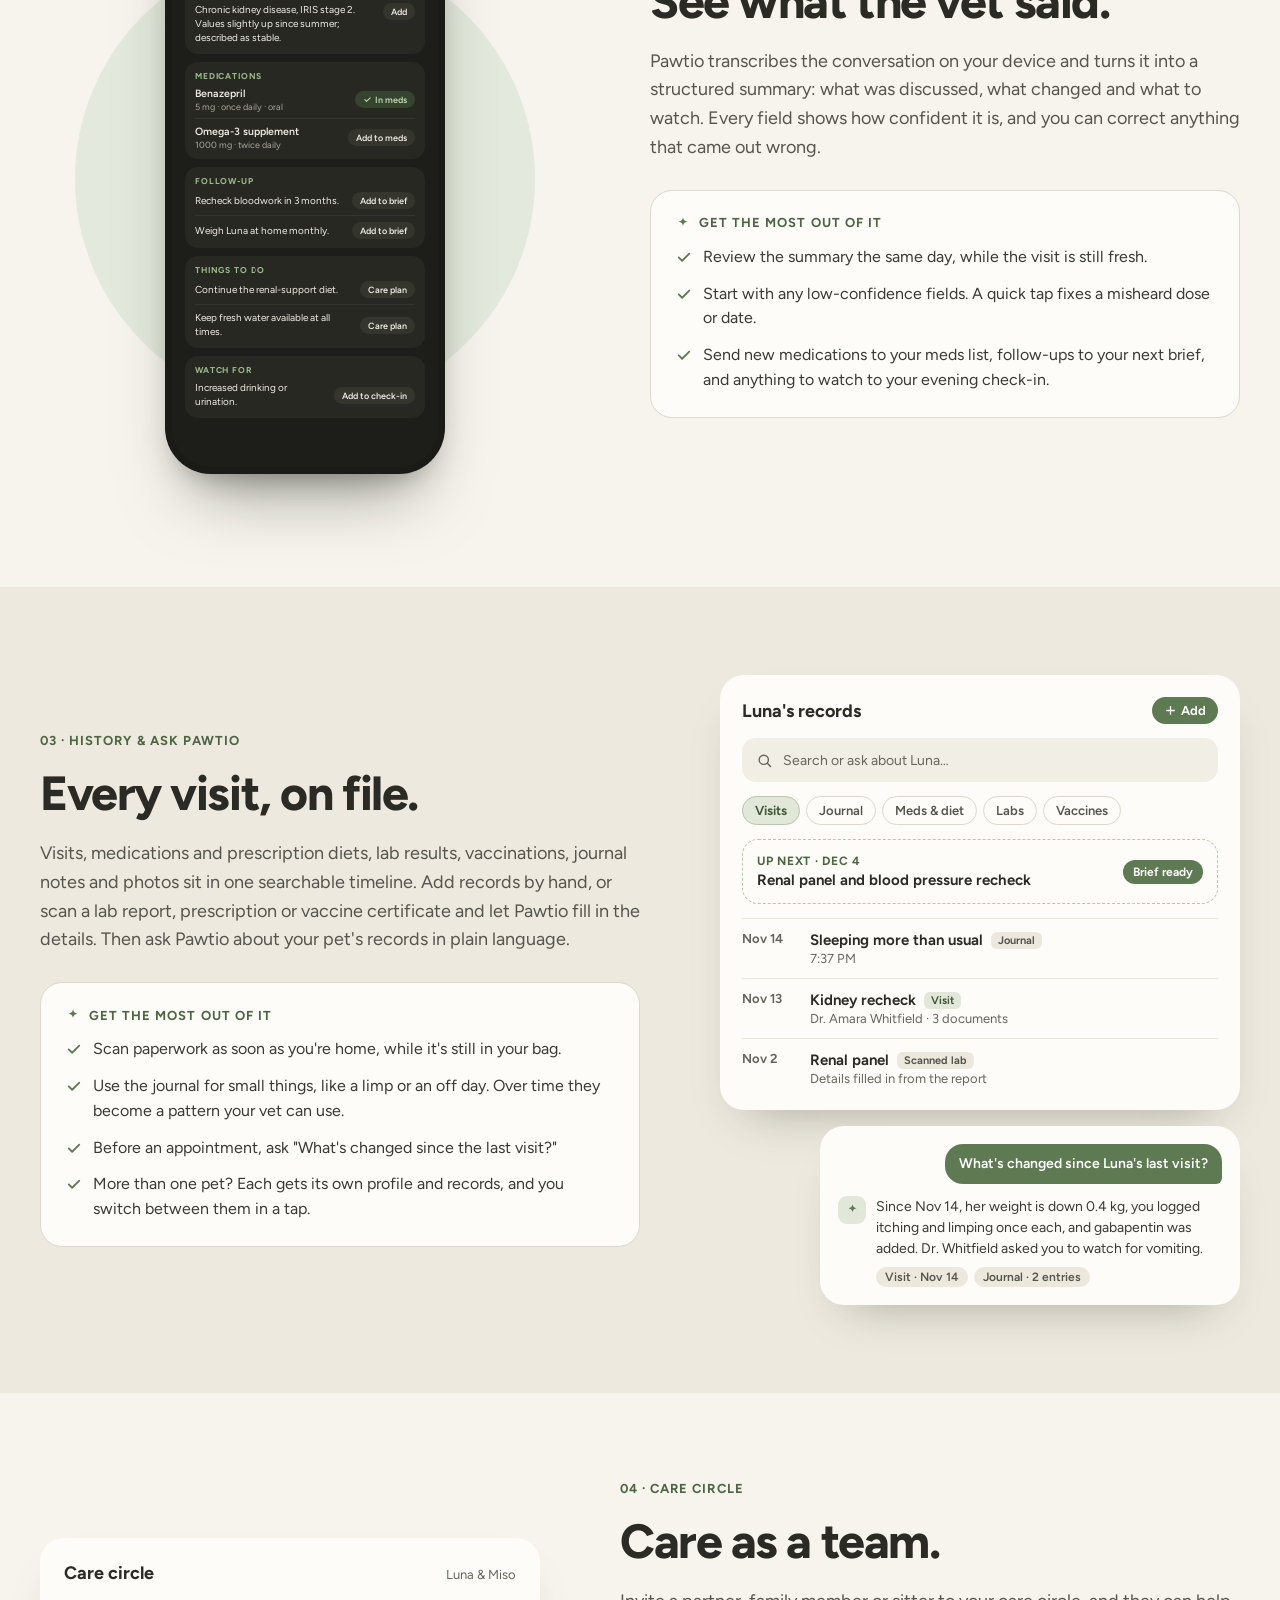
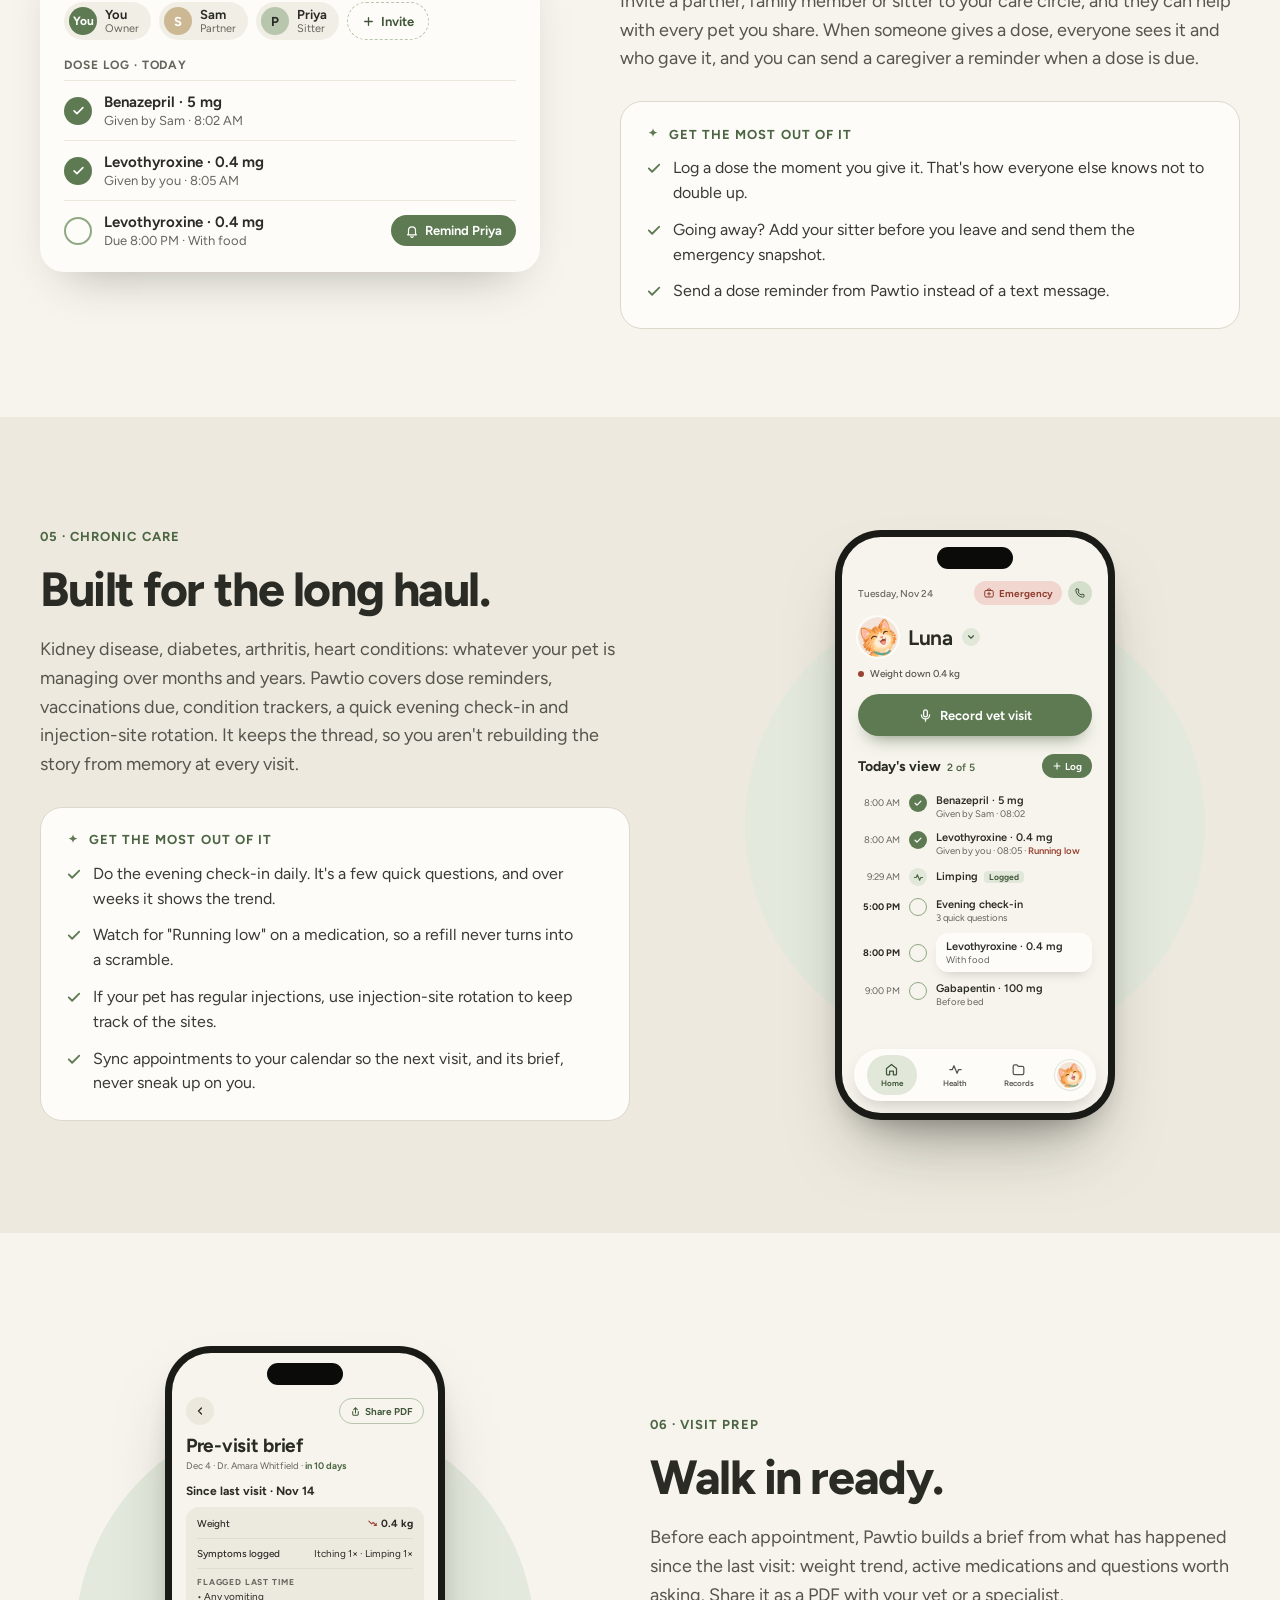
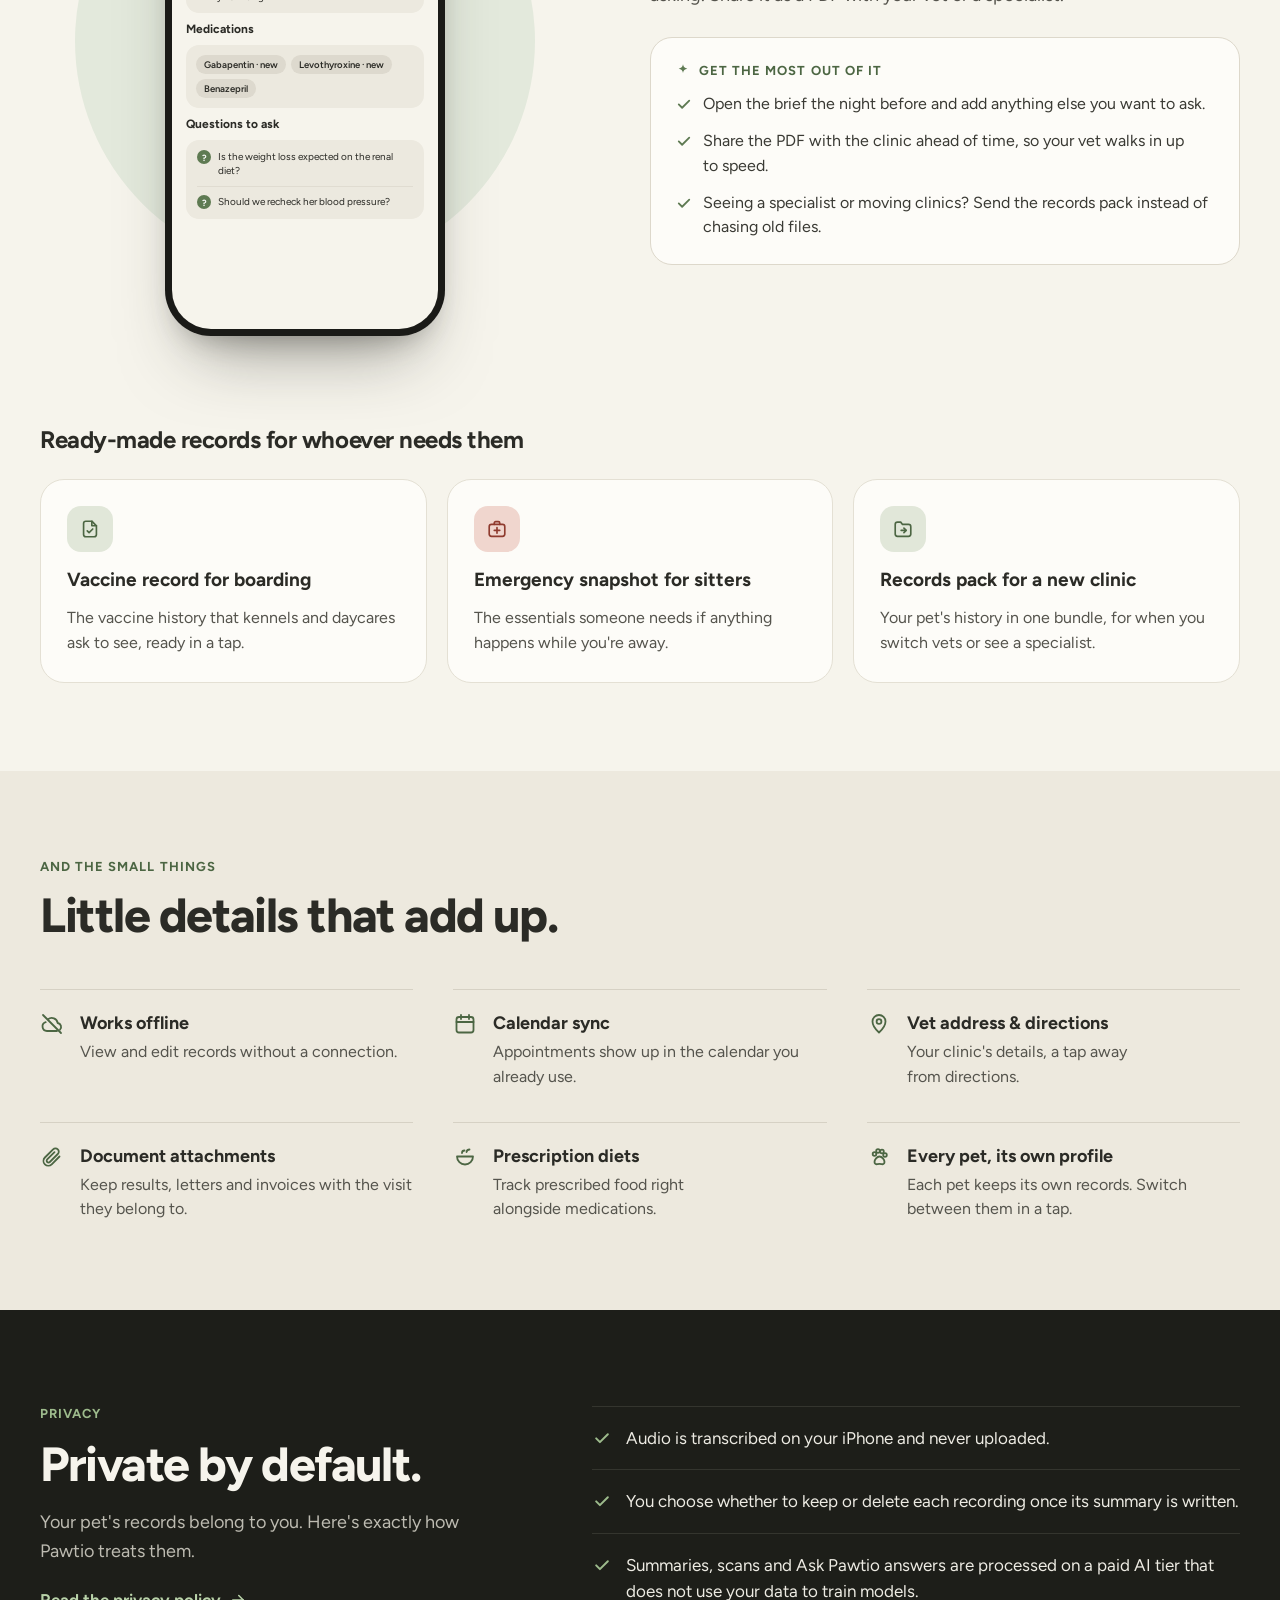
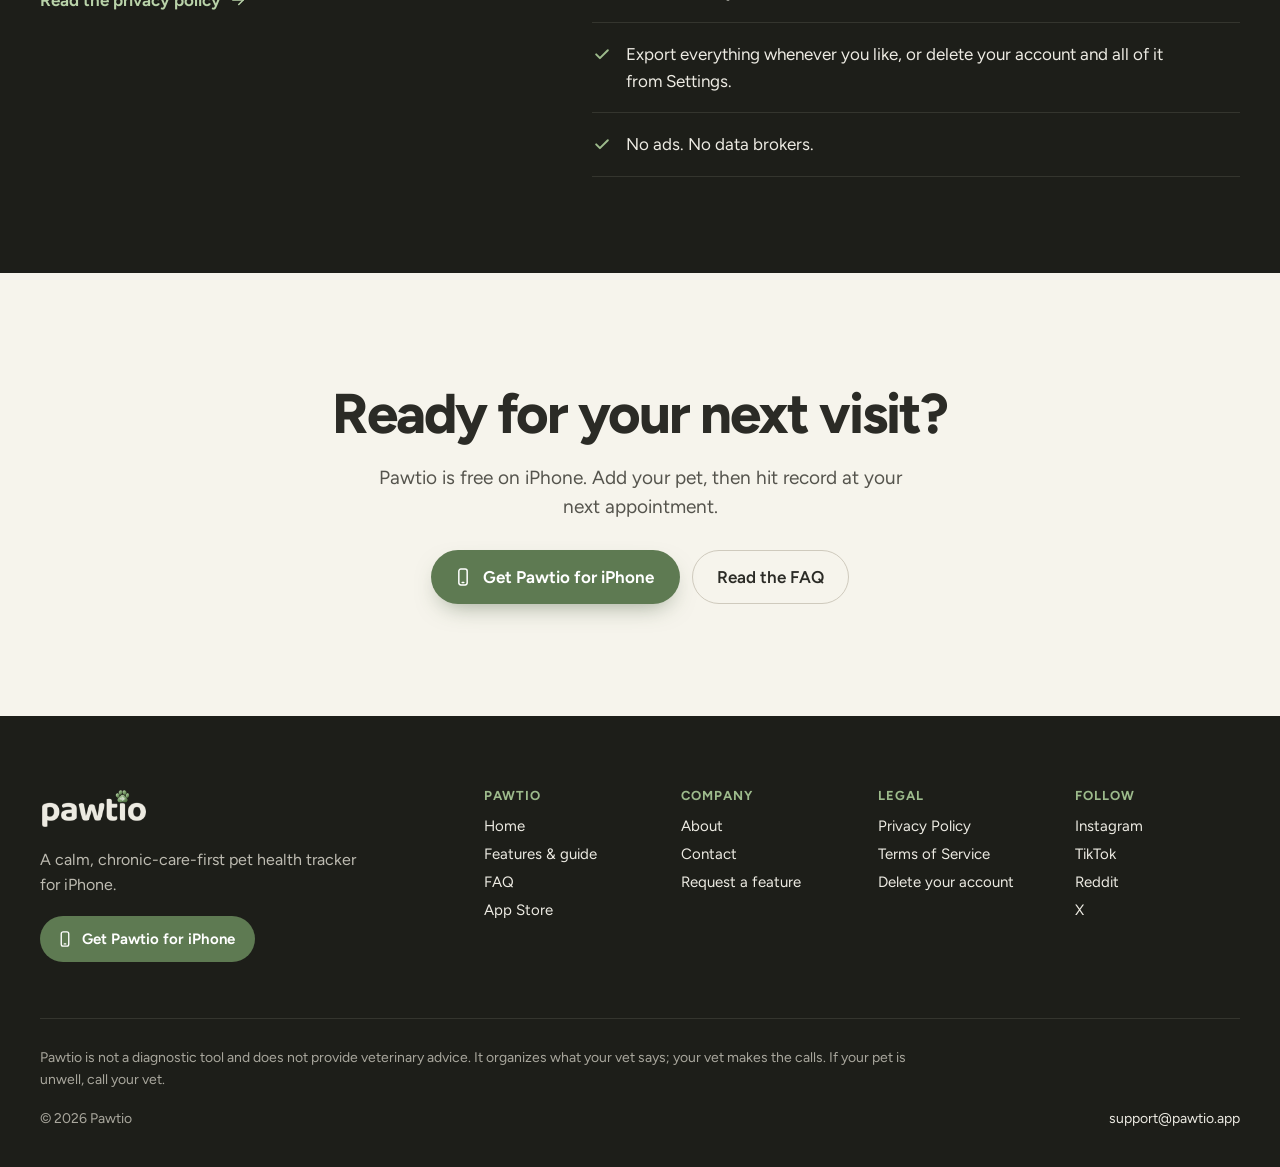
<file: features/index.html>
<!doctype html>
<html lang="en">
<head>
<meta charset="utf-8">
<meta name="viewport" content="width=device-width, initial-scale=1">
<title>Pawtio — Features and how to use them</title>
<meta name="description" content="Pawtio is a calm, chronic-care-first pet health tracker for iPhone. Record your vet visit, get a clear summary, and walk into the next visit prepared.">
<link rel="icon" type="image/png" href="/favicon.png">
<link rel="apple-touch-icon" href="/apple-touch-icon.png">
<link href="https://fonts.googleapis.com/css2?family=Figtree:wght@400..800&display=swap" rel="stylesheet">
<style>
body{margin:0;background:#F6F4EC}
*{box-sizing:border-box}
a{color:#4C6643}a:hover{color:#3F5638}
h1,h2,h3{text-wrap:balance}
p,li{text-wrap:pretty}
:focus-visible{outline:2px solid #5E7A52;outline-offset:3px}
</style>
</head>
<body>
<div style="font-family: 'Figtree', ui-sans-serif, system-ui, -apple-system, 'Segoe UI', Roboto, sans-serif; color: #2B2B26; background: #F6F4EC; -webkit-font-smoothing: antialiased;">
<header style="width: 100%; box-sizing: border-box; font-family: 'Figtree', ui-sans-serif, system-ui, -apple-system, 'Segoe UI', Roboto, sans-serif; color: #2B2B26; background: #F6F4EC; border-bottom: 1px solid #E4E0D5;">
<div style="max-width: 1248px; margin: 0 auto; padding: 14px 24px; box-sizing: border-box; display: flex; flex-wrap: wrap; align-items: center; justify-content: space-between; gap: 10px 24px;">
<a href="/" aria-label="Pawtio home" style="display: inline-block; padding: 2px; color: #2B2B26; text-decoration: none; font-size: 30px; font-weight: 750; letter-spacing: -0.035em; line-height: 1;">
<img src="/assets/wordmark.png" alt="" width="104" height="37" style="display: block; height: 37px; width: auto;">
</a>
<nav aria-label="Main" style="display: flex; flex-wrap: wrap; align-items: center; gap: 4px; margin-left: auto;">
<a href="/features/" aria-current="page" style="padding: 10px 14px; border-radius: 999px; font-size: 15px; font-weight: 600; text-decoration: none; color: #2B2B26; background: #E6E2D6;">Features</a>
<a href="/about/" style="padding: 10px 14px; border-radius: 999px; font-size: 15px; font-weight: 600; text-decoration: none; color: #55544D; background: transparent;">About</a>
<a href="/faq/" style="padding: 10px 14px; border-radius: 999px; font-size: 15px; font-weight: 600; text-decoration: none; color: #55544D; background: transparent;">FAQ</a>
<a href="/contact/" style="padding: 10px 14px; border-radius: 999px; font-size: 15px; font-weight: 600; text-decoration: none; color: #55544D; background: transparent;">Contact</a>
<a href="https://apps.apple.com/app/id6791683099" style="margin-left: 10px; display: inline-flex; align-items: center; gap: 8px; min-height: 44px; padding: 0 18px 0 15px; border-radius: 999px; background: #5E7A52; color: #FFFFFF; font-size: 15px; font-weight: 650; text-decoration: none;">
<svg viewBox="0 0 24 24" aria-hidden="true" style="width: 18px; height: 18px; fill: none; stroke: currentColor; stroke-width: 1.8; stroke-linecap: round; stroke-linejoin: round; flex: none;"><rect x="7" y="2.5" width="10" height="19" rx="2.5"></rect><path d="M11 18.5h2"></path></svg>
Get the app
</a>
</nav>
</div>
</header>
<main>

<section aria-labelledby="features-title" style="padding: 72px 24px 64px;">
<div style="max-width: 1200px; margin: 0 auto; display: flex; flex-direction: column; align-items: flex-start; gap: 22px;">
<p style="margin: 0; font-size: 13px; font-weight: 700; letter-spacing: 0.08em; text-transform: uppercase; color: #4C6643;">Features &amp; guide</p>
<h1 id="features-title" style="margin: 0; max-width: 920px; font-size: clamp(42px, 5.6vw, 72px); line-height: 1.02; letter-spacing: -0.04em; font-weight: 750;">Everything Pawtio does, and how to get the most from it.</h1>
<p style="margin: 0; max-width: 680px; font-size: clamp(18px, 1.7vw, 21px); line-height: 1.55; color: #55544D;">Pawtio is built around the vet visit and everything that happens between visits. Here's each part, with practical tips for using it well.</p>
<nav aria-label="On this page" style="margin-top: 10px; display: flex; flex-wrap: wrap; gap: 8px;">
<a href="#record" style="display: inline-flex; align-items: center; min-height: 44px; padding: 0 18px; border-radius: 999px; background: #FDFCF8; border: 1px solid #DDD8CB; color: #2B2B26; font-size: 15px; font-weight: 600; text-decoration: none;">Record</a>
<a href="#summary" style="display: inline-flex; align-items: center; min-height: 44px; padding: 0 18px; border-radius: 999px; background: #FDFCF8; border: 1px solid #DDD8CB; color: #2B2B26; font-size: 15px; font-weight: 600; text-decoration: none;">Summary</a>
<a href="#history" style="display: inline-flex; align-items: center; min-height: 44px; padding: 0 18px; border-radius: 999px; background: #FDFCF8; border: 1px solid #DDD8CB; color: #2B2B26; font-size: 15px; font-weight: 600; text-decoration: none;">History &amp; Ask Pawtio</a>
<a href="#care-circle" style="display: inline-flex; align-items: center; min-height: 44px; padding: 0 18px; border-radius: 999px; background: #FDFCF8; border: 1px solid #DDD8CB; color: #2B2B26; font-size: 15px; font-weight: 600; text-decoration: none;">Care circle</a>
<a href="#chronic" style="display: inline-flex; align-items: center; min-height: 44px; padding: 0 18px; border-radius: 999px; background: #FDFCF8; border: 1px solid #DDD8CB; color: #2B2B26; font-size: 15px; font-weight: 600; text-decoration: none;">Chronic care</a>
<a href="#prepare" style="display: inline-flex; align-items: center; min-height: 44px; padding: 0 18px; border-radius: 999px; background: #FDFCF8; border: 1px solid #DDD8CB; color: #2B2B26; font-size: 15px; font-weight: 600; text-decoration: none;">Visit prep</a>
<a href="#privacy" style="display: inline-flex; align-items: center; min-height: 44px; padding: 0 18px; border-radius: 999px; background: #FDFCF8; border: 1px solid #DDD8CB; color: #2B2B26; font-size: 15px; font-weight: 600; text-decoration: none;">Privacy</a>
</nav>
</div>
</section>

<section id="record" aria-labelledby="record-title" style="padding: 88px 24px; background: #EDE9DE; overflow: hidden;">
<div style="max-width: 1200px; margin: 0 auto; display: flex; flex-wrap: wrap; align-items: center; gap: 48px 80px;">
<div style="flex: 1 1 460px; min-width: 0; display: flex; flex-direction: column; gap: 20px;">
<p style="margin: 0; font-size: 13px; font-weight: 700; letter-spacing: 0.08em; text-transform: uppercase; color: #4C6643;">01 · Record the visit</p>
<h2 id="record-title" style="margin: 0; font-size: clamp(32px, 4vw, 48px); line-height: 1.06; letter-spacing: -0.03em; font-weight: 750;">Just hit record.</h2>
<p style="margin: 0; font-size: 18px; line-height: 1.6; color: #55544D;">Tap record when the consult begins. Recording keeps going with your phone locked, and a Live Activity shows it's running. In the Dynamic Island you'll see your pet, the timer and live sound levels; long-press it to pause, resume or stop.</p>
<div style="margin-top: 8px; padding: 24px; border-radius: 22px; background: #FDFCF8; border: 1px solid #DDD8CB; display: flex; flex-direction: column; gap: 14px;">
<h3 style="margin: 0; display: flex; align-items: center; gap: 8px; font-size: 13px; font-weight: 700; letter-spacing: 0.08em; text-transform: uppercase; color: #4C6643;"><svg viewBox="0 0 24 24" aria-hidden="true" style="width: 16px; height: 16px; fill: #5E7A52; flex: none;"><path d="M12 3.5c.6 3.9 2.6 5.9 6.5 6.5-3.9.6-5.9 2.6-6.5 6.5-.6-3.9-2.6-5.9-6.5-6.5 3.9-.6 5.9-2.6 6.5-6.5z"></path></svg>Get the most out of it</h3>
<ul style="list-style: none; margin: 0; padding: 0; display: flex; flex-direction: column; gap: 12px;">
<li style="display: flex; align-items: flex-start; gap: 10px; font-size: 16px; line-height: 1.55; color: #3A3A34;"><svg viewBox="0 0 24 24" aria-hidden="true" style="width: 18px; height: 18px; margin-top: 3px; fill: none; stroke: #5E7A52; stroke-width: 2.4; stroke-linecap: round; stroke-linejoin: round; flex: none;"><path d="m5 12.5 4.5 4.5L19 7.5"></path></svg><span>Tell your vet you're recording before you start. Most are glad you want to get the details right.</span></li>
<li style="display: flex; align-items: flex-start; gap: 10px; font-size: 16px; line-height: 1.55; color: #3A3A34;"><svg viewBox="0 0 24 24" aria-hidden="true" style="width: 18px; height: 18px; margin-top: 3px; fill: none; stroke: #5E7A52; stroke-width: 2.4; stroke-linecap: round; stroke-linejoin: round; flex: none;"><path d="m5 12.5 4.5 4.5L19 7.5"></path></svg><span>Start when the consult begins, not at the end. The key details often come up during the exam.</span></li>
<li style="display: flex; align-items: flex-start; gap: 10px; font-size: 16px; line-height: 1.55; color: #3A3A34;"><svg viewBox="0 0 24 24" aria-hidden="true" style="width: 18px; height: 18px; margin-top: 3px; fill: none; stroke: #5E7A52; stroke-width: 2.4; stroke-linecap: round; stroke-linejoin: round; flex: none;"><path d="m5 12.5 4.5 4.5L19 7.5"></path></svg><span>Add your questions to Prep &amp; questions beforehand, so they're in front of you in the room.</span></li>
<li style="display: flex; align-items: flex-start; gap: 10px; font-size: 16px; line-height: 1.55; color: #3A3A34;"><svg viewBox="0 0 24 24" aria-hidden="true" style="width: 18px; height: 18px; margin-top: 3px; fill: none; stroke: #5E7A52; stroke-width: 2.4; stroke-linecap: round; stroke-linejoin: round; flex: none;"><path d="m5 12.5 4.5 4.5L19 7.5"></path></svg><span>Set your phone face up near the conversation rather than in a pocket or bag.</span></li>
</ul>
</div>
</div>
<div style="flex: 1 1 400px; min-width: 0; display: flex; justify-content: center;">
<div style="position: relative; width: 340px; max-width: 100%; height: 640px; display: flex; align-items: center; justify-content: center;">
<div aria-hidden="true" style="position: absolute; left: 50%; top: 50%; width: 460px; height: 460px; margin: -230px 0 0 -230px; border-radius: 50%; background: #E3E9DC;"></div>
<div style="position: relative;"><div role="img" aria-label="Pawtio recording a vet visit: a running timer, live sound levels, the topics it listens for, and a Stop and summarize button" style="width: 280px; height: 590px; box-sizing: border-box; padding: 7px; border-radius: 46px; background: #1A1A17; box-shadow: 0 40px 70px -30px rgba(43, 43, 38, 0.5), 0 16px 30px -18px rgba(43, 43, 38, 0.4); font-family: 'Figtree', ui-sans-serif, system-ui, -apple-system, 'Segoe UI', Roboto, sans-serif; color: #2B2B26;">
<div style="position: relative; width: 100%; height: 100%; border-radius: 39px; overflow: hidden; background: #F6F4EC;">
<div style="position: absolute; top: 10px; left: 50%; width: 76px; height: 22px; margin-left: -38px; border-radius: 11px; background: #0B0B0A;"></div>
<div style="position: absolute; top: 0; right: 0; bottom: 0; left: 0; padding: 52px 16px 18px; box-sizing: border-box; display: flex; flex-direction: column; align-items: center;">

<span style="display: inline-flex; align-items: center; gap: 5px; font-size: 9px; font-weight: 700; letter-spacing: 0.12em; color: #9A4233;"><span style="width: 6px; height: 6px; border-radius: 50%; background: #9A4233;"></span>RECORDING</span>
<span style="margin-top: 6px; font-size: 42px; font-weight: 600; letter-spacing: -0.02em; line-height: 1.1; font-variant-numeric: tabular-nums;">12:48</span>

<div style="margin-top: 12px; height: 36px; display: flex; align-items: center; gap: 2.5px;">
<span style="width: 2.5px; height: 8px; border-radius: 2px; background: #2B2B26;"></span>
<span style="width: 2.5px; height: 14px; border-radius: 2px; background: #2B2B26;"></span>
<span style="width: 2.5px; height: 22px; border-radius: 2px; background: #2B2B26;"></span>
<span style="width: 2.5px; height: 12px; border-radius: 2px; background: #2B2B26;"></span>
<span style="width: 2.5px; height: 28px; border-radius: 2px; background: #2B2B26;"></span>
<span style="width: 2.5px; height: 18px; border-radius: 2px; background: #2B2B26;"></span>
<span style="width: 2.5px; height: 32px; border-radius: 2px; background: #2B2B26;"></span>
<span style="width: 2.5px; height: 20px; border-radius: 2px; background: #2B2B26;"></span>
<span style="width: 2.5px; height: 10px; border-radius: 2px; background: #2B2B26;"></span>
<span style="width: 2.5px; height: 26px; border-radius: 2px; background: #2B2B26;"></span>
<span style="width: 2.5px; height: 34px; border-radius: 2px; background: #2B2B26;"></span>
<span style="width: 2.5px; height: 16px; border-radius: 2px; background: #2B2B26;"></span>
<span style="width: 2.5px; height: 24px; border-radius: 2px; background: #2B2B26;"></span>
<span style="width: 2.5px; height: 30px; border-radius: 2px; background: #2B2B26;"></span>
<span style="width: 2.5px; height: 14px; border-radius: 2px; background: #2B2B26;"></span>
<span style="width: 2.5px; height: 20px; border-radius: 2px; background: #2B2B26;"></span>
<span style="width: 2.5px; height: 36px; border-radius: 2px; background: #2B2B26;"></span>
<span style="width: 2.5px; height: 22px; border-radius: 2px; background: #2B2B26;"></span>
<span style="width: 2.5px; height: 12px; border-radius: 2px; background: #2B2B26;"></span>
<span style="width: 2.5px; height: 28px; border-radius: 2px; background: #2B2B26;"></span>
<span style="width: 2.5px; height: 18px; border-radius: 2px; background: #2B2B26;"></span>
<span style="width: 2.5px; height: 10px; border-radius: 2px; background: #2B2B26;"></span>
<span style="width: 2.5px; height: 24px; border-radius: 2px; background: #2B2B26;"></span>
<span style="width: 2.5px; height: 14px; border-radius: 2px; background: #2B2B26;"></span>
<span style="width: 2.5px; height: 8px; border-radius: 2px; background: #2B2B26;"></span>
</div>

<div style="margin-top: 20px; width: 100%; box-sizing: border-box; display: flex; align-items: center; justify-content: space-between; padding: 10px 12px; border-radius: 14px; background: #FDFCF8; border: 1px solid #E8E4D9;">
<span style="display: inline-flex; align-items: center; gap: 6px; font-size: 11px; font-weight: 600;"><svg viewBox="0 0 24 24" style="width: 12px; height: 12px; fill: none; stroke: #4C6643; stroke-width: 2.2; stroke-linecap: round; stroke-linejoin: round;"><path d="M9 7h11"></path><path d="M9 12h11"></path><path d="M9 17h11"></path><path d="M4.5 7h.01"></path><path d="M4.5 12h.01"></path><path d="M4.5 17h.01"></path></svg>Prep &amp; questions</span>
<span style="display: inline-flex; align-items: center; gap: 4px; font-size: 10px; font-weight: 600; color: #66655D;">2<svg viewBox="0 0 24 24" style="width: 10px; height: 10px; fill: none; stroke: currentColor; stroke-width: 2.6; stroke-linecap: round; stroke-linejoin: round;"><path d="m6 15 6-6 6 6"></path></svg></span>
</div>

<div style="margin-top: 22px; display: flex; flex-wrap: wrap; justify-content: center; gap: 7px;">
<span style="display: inline-flex; align-items: center; gap: 4px; padding: 6px 10px; border-radius: 999px; background: #FDFCF8; box-shadow: 0 4px 12px -6px rgba(43, 43, 38, 0.35); font-size: 10px; font-weight: 600;"><svg viewBox="0 0 24 24" style="width: 10px; height: 10px; fill: #5E7A52;"><path d="M12 3.5c.6 3.9 2.6 5.9 6.5 6.5-3.9.6-5.9 2.6-6.5 6.5-.6-3.9-2.6-5.9-6.5-6.5 3.9-.6 5.9-2.6 6.5-6.5z"></path></svg>Meds &amp; doses</span>
<span style="display: inline-flex; align-items: center; gap: 4px; padding: 6px 10px; border-radius: 999px; background: #FDFCF8; box-shadow: 0 4px 12px -6px rgba(43, 43, 38, 0.35); font-size: 10px; font-weight: 600;"><svg viewBox="0 0 24 24" style="width: 10px; height: 10px; fill: #5E7A52;"><path d="M12 3.5c.6 3.9 2.6 5.9 6.5 6.5-3.9.6-5.9 2.6-6.5 6.5-.6-3.9-2.6-5.9-6.5-6.5 3.9-.6 5.9-2.6 6.5-6.5z"></path></svg>What to watch for</span>
<span style="display: inline-flex; align-items: center; gap: 4px; padding: 6px 10px; border-radius: 999px; background: #FDFCF8; box-shadow: 0 4px 12px -6px rgba(43, 43, 38, 0.35); font-size: 10px; font-weight: 600;"><svg viewBox="0 0 24 24" style="width: 10px; height: 10px; fill: #5E7A52;"><path d="M12 3.5c.6 3.9 2.6 5.9 6.5 6.5-3.9.6-5.9 2.6-6.5 6.5-.6-3.9-2.6-5.9-6.5-6.5 3.9-.6 5.9-2.6 6.5-6.5z"></path></svg>Care plan</span>
<span style="display: inline-flex; align-items: center; gap: 4px; padding: 6px 10px; border-radius: 999px; background: #FDFCF8; box-shadow: 0 4px 12px -6px rgba(43, 43, 38, 0.35); font-size: 10px; font-weight: 600;"><svg viewBox="0 0 24 24" style="width: 10px; height: 10px; fill: #5E7A52;"><path d="M12 3.5c.6 3.9 2.6 5.9 6.5 6.5-3.9.6-5.9 2.6-6.5 6.5-.6-3.9-2.6-5.9-6.5-6.5 3.9-.6 5.9-2.6 6.5-6.5z"></path></svg>Next visit</span>
</div>

<div style="flex: 1;"></div>

<p style="margin: 0; font-size: 9.5px; line-height: 1.45; color: #66655D; text-align: center;">Audio stays on your device.<br/>Let your vet know they're being recorded.</p>
<span style="margin-top: 10px; display: inline-flex; align-items: center; gap: 5px; padding: 5px 10px 5px 5px; border-radius: 999px; background: #ECE8DD; font-size: 10px; font-weight: 600;"><img src="/assets/luna.png" alt="" style="width: 15px; height: 15px; border-radius: 50%; display: block; flex: none;">Filing under Luna<svg viewBox="0 0 24 24" style="width: 9px; height: 9px; fill: none; stroke: currentColor; stroke-width: 2.8; stroke-linecap: round; stroke-linejoin: round;"><path d="m6 15 6-6 6 6"></path></svg></span>
<div style="margin-top: 12px; width: 100%; display: flex; gap: 8px;">
<span style="width: 44px; height: 44px; flex: none; border-radius: 15px; background: #ECE8DD; color: #2B2B26; display: grid; place-items: center;"><svg viewBox="0 0 24 24" style="width: 15px; height: 15px; fill: none; stroke: currentColor; stroke-width: 2.8; stroke-linecap: round;"><path d="M9 6v12"></path><path d="M15 6v12"></path></svg></span>
<span style="flex: 1; height: 44px; border-radius: 999px; background: #5E7A52; color: #FFFFFF; display: flex; align-items: center; justify-content: center; gap: 7px; font-size: 12.5px; font-weight: 650;"><svg viewBox="0 0 24 24" style="width: 11px; height: 11px;"><rect x="5" y="5" width="14" height="14" rx="3" fill="#FFFFFF"></rect></svg>Stop &amp; summarize</span>
</div>
<span style="margin-top: 10px; font-size: 10px; font-weight: 600; color: #9A4233;">Cancel recording</span>

</div>
</div>
</div></div>
</div>
</div>
</div>
</section>

<section id="summary" aria-labelledby="summary-title" style="padding: 88px 24px; overflow: hidden;">
<div style="max-width: 1200px; margin: 0 auto; display: flex; flex-direction: row-reverse; flex-wrap: wrap; align-items: center; gap: 48px 80px;">
<div style="flex: 1 1 460px; min-width: 0; display: flex; flex-direction: column; gap: 20px;">
<p style="margin: 0; font-size: 13px; font-weight: 700; letter-spacing: 0.08em; text-transform: uppercase; color: #4C6643;">02 · The summary</p>
<h2 id="summary-title" style="margin: 0; font-size: clamp(32px, 4vw, 48px); line-height: 1.06; letter-spacing: -0.03em; font-weight: 750;">See what the vet said.</h2>
<p style="margin: 0; font-size: 18px; line-height: 1.6; color: #55544D;">Pawtio transcribes the conversation on your device and turns it into a structured summary: what was discussed, what changed and what to watch. Every field shows how confident it is, and you can correct anything that came out wrong.</p>
<div style="margin-top: 8px; padding: 24px; border-radius: 22px; background: #FDFCF8; border: 1px solid #DDD8CB; display: flex; flex-direction: column; gap: 14px;">
<h3 style="margin: 0; display: flex; align-items: center; gap: 8px; font-size: 13px; font-weight: 700; letter-spacing: 0.08em; text-transform: uppercase; color: #4C6643;"><svg viewBox="0 0 24 24" aria-hidden="true" style="width: 16px; height: 16px; fill: #5E7A52; flex: none;"><path d="M12 3.5c.6 3.9 2.6 5.9 6.5 6.5-3.9.6-5.9 2.6-6.5 6.5-.6-3.9-2.6-5.9-6.5-6.5 3.9-.6 5.9-2.6 6.5-6.5z"></path></svg>Get the most out of it</h3>
<ul style="list-style: none; margin: 0; padding: 0; display: flex; flex-direction: column; gap: 12px;">
<li style="display: flex; align-items: flex-start; gap: 10px; font-size: 16px; line-height: 1.55; color: #3A3A34;"><svg viewBox="0 0 24 24" aria-hidden="true" style="width: 18px; height: 18px; margin-top: 3px; fill: none; stroke: #5E7A52; stroke-width: 2.4; stroke-linecap: round; stroke-linejoin: round; flex: none;"><path d="m5 12.5 4.5 4.5L19 7.5"></path></svg><span>Review the summary the same day, while the visit is still fresh.</span></li>
<li style="display: flex; align-items: flex-start; gap: 10px; font-size: 16px; line-height: 1.55; color: #3A3A34;"><svg viewBox="0 0 24 24" aria-hidden="true" style="width: 18px; height: 18px; margin-top: 3px; fill: none; stroke: #5E7A52; stroke-width: 2.4; stroke-linecap: round; stroke-linejoin: round; flex: none;"><path d="m5 12.5 4.5 4.5L19 7.5"></path></svg><span>Start with any low-confidence fields. A quick tap fixes a misheard dose or date.</span></li>
<li style="display: flex; align-items: flex-start; gap: 10px; font-size: 16px; line-height: 1.55; color: #3A3A34;"><svg viewBox="0 0 24 24" aria-hidden="true" style="width: 18px; height: 18px; margin-top: 3px; fill: none; stroke: #5E7A52; stroke-width: 2.4; stroke-linecap: round; stroke-linejoin: round; flex: none;"><path d="m5 12.5 4.5 4.5L19 7.5"></path></svg><span>Send new medications to your meds list, follow-ups to your next brief, and anything to watch to your evening check-in.</span></li>
</ul>
</div>
</div>
<div style="flex: 1 1 400px; min-width: 0; display: flex; justify-content: center;">
<div style="position: relative; width: 340px; max-width: 100%; height: 640px; display: flex; align-items: center; justify-content: center;">
<div aria-hidden="true" style="position: absolute; left: 50%; top: 50%; width: 460px; height: 460px; margin: -230px 0 0 -230px; border-radius: 50%; background: #E3E9DC;"></div>
<div style="position: relative;"><div role="img" aria-label="Pawtio's visit summary: the condition, medications, follow-ups and things to watch, each ready to add to your records" style="width: 280px; height: 590px; box-sizing: border-box; padding: 7px; border-radius: 46px; background: #1A1A17; box-shadow: 0 40px 70px -30px rgba(43, 43, 38, 0.55), 0 16px 30px -18px rgba(43, 43, 38, 0.45); font-family: 'Figtree', ui-sans-serif, system-ui, -apple-system, 'Segoe UI', Roboto, sans-serif; color: #EDEBE3;">
<div style="position: relative; width: 100%; height: 100%; border-radius: 39px; overflow: hidden; background: #1D1E19;">
<div style="position: absolute; top: 10px; left: 50%; width: 76px; height: 22px; margin-left: -38px; border-radius: 11px; background: #000000;"></div>
<div style="padding: 44px 13px 0; display: flex; flex-direction: column; gap: 8px;">

<div style="display: flex; flex-direction: column; gap: 2px; padding: 0 2px 2px;">
<span style="font-size: 17px; font-weight: 700; letter-spacing: -0.01em;">From this visit</span>
<span style="font-size: 9.5px; color: #A9A79D;">Nov 14 · Dr. Amara Whitfield · Tap an item to correct it</span>
</div>

<div style="padding: 9px 10px; border-radius: 13px; background: #272822; display: flex; flex-direction: column; gap: 6px;">
<span style="font-size: 8.5px; font-weight: 700; letter-spacing: 0.1em; color: #9DBB8C;">CONDITION</span>
<div style="display: flex; align-items: flex-start; justify-content: space-between; gap: 8px;">
<span style="font-size: 10px; line-height: 1.4;">Chronic kidney disease, IRIS stage 2. Values slightly up since summer; described as stable.</span>
<span style="flex: none; padding: 3px 8px; border-radius: 999px; background: #34362E; font-size: 9px; font-weight: 600;">Add</span>
</div>
</div>

<div style="padding: 9px 10px; border-radius: 13px; background: #272822; display: flex; flex-direction: column; gap: 6px;">
<span style="font-size: 8.5px; font-weight: 700; letter-spacing: 0.1em; color: #9DBB8C;">MEDICATIONS</span>
<div style="display: flex; align-items: center; justify-content: space-between; gap: 8px;">
<span style="display: flex; flex-direction: column; gap: 1px;"><span style="font-size: 10.5px; font-weight: 600;">Benazepril</span><span style="font-size: 9px; color: #A9A79D;">5 mg · once daily · oral</span></span>
<span style="flex: none; display: inline-flex; align-items: center; gap: 3px; padding: 3px 8px; border-radius: 999px; background: #34442F; color: #B9D3A9; font-size: 9px; font-weight: 650;"><svg viewBox="0 0 24 24" style="width: 9px; height: 9px; fill: none; stroke: currentColor; stroke-width: 3; stroke-linecap: round; stroke-linejoin: round;"><path d="m5 12.5 4.5 4.5L19 7.5"></path></svg>In meds</span>
</div>
<div style="height: 1px; background: #34352E;"></div>
<div style="display: flex; align-items: center; justify-content: space-between; gap: 8px;">
<span style="display: flex; flex-direction: column; gap: 1px;"><span style="font-size: 10.5px; font-weight: 600;">Omega-3 supplement</span><span style="font-size: 9px; color: #A9A79D;">1000 mg · twice daily</span></span>
<span style="flex: none; padding: 3px 8px; border-radius: 999px; background: #34362E; font-size: 9px; font-weight: 600;">Add to meds</span>
</div>
</div>

<div style="padding: 9px 10px; border-radius: 13px; background: #272822; display: flex; flex-direction: column; gap: 6px;">
<span style="font-size: 8.5px; font-weight: 700; letter-spacing: 0.1em; color: #9DBB8C;">FOLLOW-UP</span>
<div style="display: flex; align-items: center; justify-content: space-between; gap: 8px;">
<span style="font-size: 10px; line-height: 1.4;">Recheck bloodwork in 3 months.</span>
<span style="flex: none; padding: 3px 8px; border-radius: 999px; background: #34362E; font-size: 9px; font-weight: 600;">Add to brief</span>
</div>
<div style="height: 1px; background: #34352E;"></div>
<div style="display: flex; align-items: center; justify-content: space-between; gap: 8px;">
<span style="font-size: 10px; line-height: 1.4;">Weigh Luna at home monthly.</span>
<span style="flex: none; padding: 3px 8px; border-radius: 999px; background: #34362E; font-size: 9px; font-weight: 600;">Add to brief</span>
</div>
</div>

<div style="padding: 9px 10px; border-radius: 13px; background: #272822; display: flex; flex-direction: column; gap: 6px;">
<span style="font-size: 8.5px; font-weight: 700; letter-spacing: 0.1em; color: #9DBB8C;">THINGS TO DO</span>
<div style="display: flex; align-items: center; justify-content: space-between; gap: 8px;">
<span style="font-size: 10px; line-height: 1.4;">Continue the renal-support diet.</span>
<span style="flex: none; padding: 3px 8px; border-radius: 999px; background: #34362E; font-size: 9px; font-weight: 600;">Care plan</span>
</div>
<div style="height: 1px; background: #34352E;"></div>
<div style="display: flex; align-items: center; justify-content: space-between; gap: 8px;">
<span style="font-size: 10px; line-height: 1.4;">Keep fresh water available at all times.</span>
<span style="flex: none; padding: 3px 8px; border-radius: 999px; background: #34362E; font-size: 9px; font-weight: 600;">Care plan</span>
</div>
</div>

<div style="padding: 9px 10px; border-radius: 13px; background: #272822; display: flex; flex-direction: column; gap: 6px;">
<span style="font-size: 8.5px; font-weight: 700; letter-spacing: 0.1em; color: #9DBB8C;">WATCH FOR</span>
<div style="display: flex; align-items: center; justify-content: space-between; gap: 8px;">
<span style="font-size: 10px; line-height: 1.4;">Increased drinking or urination.</span>
<span style="flex: none; padding: 3px 8px; border-radius: 999px; background: #34362E; font-size: 9px; font-weight: 600;">Add to check-in</span>
</div>
</div>

</div>
</div>
</div></div>
</div>
</div>
</div>
</section>

<section id="history" aria-labelledby="history-title" style="padding: 88px 24px; background: #EDE9DE; overflow: hidden;">
<div style="max-width: 1200px; margin: 0 auto; display: flex; flex-wrap: wrap; align-items: center; gap: 48px 80px;">
<div style="flex: 1 1 460px; min-width: 0; display: flex; flex-direction: column; gap: 20px;">
<p style="margin: 0; font-size: 13px; font-weight: 700; letter-spacing: 0.08em; text-transform: uppercase; color: #4C6643;">03 · History &amp; Ask Pawtio</p>
<h2 id="history-title" style="margin: 0; font-size: clamp(32px, 4vw, 48px); line-height: 1.06; letter-spacing: -0.03em; font-weight: 750;">Every visit, on file.</h2>
<p style="margin: 0; font-size: 18px; line-height: 1.6; color: #55544D;">Visits, medications and prescription diets, lab results, vaccinations, journal notes and photos sit in one searchable timeline. Add records by hand, or scan a lab report, prescription or vaccine certificate and let Pawtio fill in the details. Then ask Pawtio about your pet's records in plain language.</p>
<div style="margin-top: 8px; padding: 24px; border-radius: 22px; background: #FDFCF8; border: 1px solid #DDD8CB; display: flex; flex-direction: column; gap: 14px;">
<h3 style="margin: 0; display: flex; align-items: center; gap: 8px; font-size: 13px; font-weight: 700; letter-spacing: 0.08em; text-transform: uppercase; color: #4C6643;"><svg viewBox="0 0 24 24" aria-hidden="true" style="width: 16px; height: 16px; fill: #5E7A52; flex: none;"><path d="M12 3.5c.6 3.9 2.6 5.9 6.5 6.5-3.9.6-5.9 2.6-6.5 6.5-.6-3.9-2.6-5.9-6.5-6.5 3.9-.6 5.9-2.6 6.5-6.5z"></path></svg>Get the most out of it</h3>
<ul style="list-style: none; margin: 0; padding: 0; display: flex; flex-direction: column; gap: 12px;">
<li style="display: flex; align-items: flex-start; gap: 10px; font-size: 16px; line-height: 1.55; color: #3A3A34;"><svg viewBox="0 0 24 24" aria-hidden="true" style="width: 18px; height: 18px; margin-top: 3px; fill: none; stroke: #5E7A52; stroke-width: 2.4; stroke-linecap: round; stroke-linejoin: round; flex: none;"><path d="m5 12.5 4.5 4.5L19 7.5"></path></svg><span>Scan paperwork as soon as you're home, while it's still in your bag.</span></li>
<li style="display: flex; align-items: flex-start; gap: 10px; font-size: 16px; line-height: 1.55; color: #3A3A34;"><svg viewBox="0 0 24 24" aria-hidden="true" style="width: 18px; height: 18px; margin-top: 3px; fill: none; stroke: #5E7A52; stroke-width: 2.4; stroke-linecap: round; stroke-linejoin: round; flex: none;"><path d="m5 12.5 4.5 4.5L19 7.5"></path></svg><span>Use the journal for small things, like a limp or an off day. Over time they become a pattern your vet can use.</span></li>
<li style="display: flex; align-items: flex-start; gap: 10px; font-size: 16px; line-height: 1.55; color: #3A3A34;"><svg viewBox="0 0 24 24" aria-hidden="true" style="width: 18px; height: 18px; margin-top: 3px; fill: none; stroke: #5E7A52; stroke-width: 2.4; stroke-linecap: round; stroke-linejoin: round; flex: none;"><path d="m5 12.5 4.5 4.5L19 7.5"></path></svg><span>Before an appointment, ask "What's changed since the last visit?"</span></li>
<li style="display: flex; align-items: flex-start; gap: 10px; font-size: 16px; line-height: 1.55; color: #3A3A34;"><svg viewBox="0 0 24 24" aria-hidden="true" style="width: 18px; height: 18px; margin-top: 3px; fill: none; stroke: #5E7A52; stroke-width: 2.4; stroke-linecap: round; stroke-linejoin: round; flex: none;"><path d="m5 12.5 4.5 4.5L19 7.5"></path></svg><span>More than one pet? Each gets its own profile and records, and you switch between them in a tap.</span></li>
</ul>
</div>
</div>
<div role="img" aria-label="Luna's records in Pawtio: a searchable timeline of visits, journal notes and scanned lab reports, with an answer from Ask Pawtio" style="flex: 1 1 420px; min-width: 0; max-width: 520px; display: flex; flex-direction: column; gap: 16px;">
<div style="padding: 22px; border-radius: 24px; background: #FDFCF8; box-shadow: 0 24px 48px -28px rgba(43, 43, 38, 0.4); display: flex; flex-direction: column; gap: 14px;">
<div style="display: flex; align-items: center; justify-content: space-between; gap: 12px;">
<span style="font-size: 18px; font-weight: 700;">Luna's records</span>
<span style="display: inline-flex; align-items: center; gap: 4px; padding: 6px 12px; border-radius: 999px; background: #5E7A52; color: #FFFFFF; font-size: 13px; font-weight: 650;"><svg viewBox="0 0 24 24" style="width: 13px; height: 13px; fill: none; stroke: currentColor; stroke-width: 2.4; stroke-linecap: round;"><path d="M12 5v14"></path><path d="M5 12h14"></path></svg>Add</span>
</div>
<div style="display: flex; align-items: center; gap: 10px; height: 44px; padding: 0 14px; border-radius: 14px; background: #F1EEE5; color: #66655D; font-size: 14px;"><svg viewBox="0 0 24 24" style="width: 17px; height: 17px; fill: none; stroke: currentColor; stroke-width: 2; stroke-linecap: round;"><circle cx="11" cy="11" r="6.5"></circle><path d="m16 16 4.5 4.5"></path></svg>Search or ask about Luna…</div>
<div style="display: flex; flex-wrap: wrap; gap: 6px;">
<span style="padding: 6px 12px; border-radius: 999px; background: #E1E7D9; border: 1px solid #B7C6AC; color: #3F5638; font-size: 13px; font-weight: 650;">Visits</span>
<span style="padding: 6px 12px; border-radius: 999px; border: 1px solid #DDD8CB; color: #55544D; font-size: 13px; font-weight: 600;">Journal</span>
<span style="padding: 6px 12px; border-radius: 999px; border: 1px solid #DDD8CB; color: #55544D; font-size: 13px; font-weight: 600;">Meds &amp; diet</span>
<span style="padding: 6px 12px; border-radius: 999px; border: 1px solid #DDD8CB; color: #55544D; font-size: 13px; font-weight: 600;">Labs</span>
<span style="padding: 6px 12px; border-radius: 999px; border: 1px solid #DDD8CB; color: #55544D; font-size: 13px; font-weight: 600;">Vaccines</span>
</div>
<div style="display: flex; align-items: center; justify-content: space-between; gap: 12px; padding: 14px; border-radius: 16px; border: 1.5px dashed #B7C6AC;">
<span style="display: flex; flex-direction: column; gap: 3px;"><span style="font-size: 12px; font-weight: 700; letter-spacing: 0.06em; text-transform: uppercase; color: #4C6643;">Up next · Dec 4</span><span style="font-size: 15px; font-weight: 650;">Renal panel and blood pressure recheck</span></span>
<span style="flex: none; padding: 5px 10px; border-radius: 999px; background: #5E7A52; color: #FFFFFF; font-size: 12px; font-weight: 650;">Brief ready</span>
</div>
<div style="display: flex; flex-direction: column;">
<div style="display: grid; grid-template-columns: 56px minmax(0, 1fr); gap: 12px; padding: 12px 0; border-top: 1px solid #ECE8DE;">
<span style="font-size: 13px; font-weight: 650; color: #66655D;">Nov 14</span>
<span style="display: flex; flex-direction: column; gap: 2px;"><span style="display: flex; align-items: center; gap: 8px; font-size: 15px; font-weight: 650;">Sleeping more than usual<span style="padding: 2px 7px; border-radius: 6px; background: #ECE8DD; color: #55544D; font-size: 11px; font-weight: 650;">Journal</span></span><span style="font-size: 13px; color: #66655D;">7:37 PM</span></span>
</div>
<div style="display: grid; grid-template-columns: 56px minmax(0, 1fr); gap: 12px; padding: 12px 0; border-top: 1px solid #ECE8DE;">
<span style="font-size: 13px; font-weight: 650; color: #66655D;">Nov 13</span>
<span style="display: flex; flex-direction: column; gap: 2px;"><span style="display: flex; align-items: center; gap: 8px; font-size: 15px; font-weight: 650;">Kidney recheck<span style="padding: 2px 7px; border-radius: 6px; background: #E1E7D9; color: #3F5638; font-size: 11px; font-weight: 650;">Visit</span></span><span style="font-size: 13px; color: #66655D;">Dr. Amara Whitfield · 3 documents</span></span>
</div>
<div style="display: grid; grid-template-columns: 56px minmax(0, 1fr); gap: 12px; padding: 12px 0 2px; border-top: 1px solid #ECE8DE;">
<span style="font-size: 13px; font-weight: 650; color: #66655D;">Nov 2</span>
<span style="display: flex; flex-direction: column; gap: 2px;"><span style="display: flex; align-items: center; gap: 8px; font-size: 15px; font-weight: 650;">Renal panel<span style="padding: 2px 7px; border-radius: 6px; background: #ECE8DD; color: #55544D; font-size: 11px; font-weight: 650;">Scanned lab</span></span><span style="font-size: 13px; color: #66655D;">Details filled in from the report</span></span>
</div>
</div>
</div>
<div style="align-self: flex-end; width: 100%; max-width: 420px; padding: 18px; border-radius: 24px; background: #FDFCF8; box-shadow: 0 24px 48px -28px rgba(43, 43, 38, 0.4); display: flex; flex-direction: column; gap: 12px;">
<span style="align-self: flex-end; max-width: 85%; padding: 10px 14px; border-radius: 18px 18px 6px 18px; background: #5E7A52; color: #FFFFFF; font-size: 14px; font-weight: 600; line-height: 1.4;">What's changed since Luna's last visit?</span>
<div style="display: flex; gap: 10px; align-items: flex-start;">
<span style="width: 28px; height: 28px; flex: none; border-radius: 9px; background: #E1E7D9; display: grid; place-items: center;"><svg viewBox="0 0 24 24" style="width: 15px; height: 15px; fill: #5E7A52;"><path d="M12 3.5c.6 3.9 2.6 5.9 6.5 6.5-3.9.6-5.9 2.6-6.5 6.5-.6-3.9-2.6-5.9-6.5-6.5 3.9-.6 5.9-2.6 6.5-6.5z"></path></svg></span>
<span style="display: flex; flex-direction: column; gap: 8px;">
<span style="font-size: 14px; line-height: 1.5; color: #3A3A34;">Since Nov 14, her weight is down 0.4 kg, you logged itching and limping once each, and gabapentin was added. Dr. Whitfield asked you to watch for vomiting.</span>
<span style="display: flex; flex-wrap: wrap; gap: 6px;"><span style="padding: 3px 9px; border-radius: 999px; background: #ECE8DD; color: #55544D; font-size: 12px; font-weight: 600;">Visit · Nov 14</span><span style="padding: 3px 9px; border-radius: 999px; background: #ECE8DD; color: #55544D; font-size: 12px; font-weight: 600;">Journal · 2 entries</span></span>
</span>
</div>
</div>
</div>
</div>
</section>

<section id="care-circle" aria-labelledby="circle-title" style="padding: 88px 24px; overflow: hidden;">
<div style="max-width: 1200px; margin: 0 auto; display: flex; flex-direction: row-reverse; flex-wrap: wrap; align-items: center; gap: 48px 80px;">
<div style="flex: 1 1 460px; min-width: 0; display: flex; flex-direction: column; gap: 20px;">
<p style="margin: 0; font-size: 13px; font-weight: 700; letter-spacing: 0.08em; text-transform: uppercase; color: #4C6643;">04 · Care circle</p>
<h2 id="circle-title" style="margin: 0; font-size: clamp(32px, 4vw, 48px); line-height: 1.06; letter-spacing: -0.03em; font-weight: 750;">Care as a team.</h2>
<p style="margin: 0; font-size: 18px; line-height: 1.6; color: #55544D;">Invite a partner, family member or sitter to your care circle, and they can help with every pet you share. When someone gives a dose, everyone sees it and who gave it, and you can send a caregiver a reminder when a dose is due.</p>
<div style="margin-top: 8px; padding: 24px; border-radius: 22px; background: #FDFCF8; border: 1px solid #DDD8CB; display: flex; flex-direction: column; gap: 14px;">
<h3 style="margin: 0; display: flex; align-items: center; gap: 8px; font-size: 13px; font-weight: 700; letter-spacing: 0.08em; text-transform: uppercase; color: #4C6643;"><svg viewBox="0 0 24 24" aria-hidden="true" style="width: 16px; height: 16px; fill: #5E7A52; flex: none;"><path d="M12 3.5c.6 3.9 2.6 5.9 6.5 6.5-3.9.6-5.9 2.6-6.5 6.5-.6-3.9-2.6-5.9-6.5-6.5 3.9-.6 5.9-2.6 6.5-6.5z"></path></svg>Get the most out of it</h3>
<ul style="list-style: none; margin: 0; padding: 0; display: flex; flex-direction: column; gap: 12px;">
<li style="display: flex; align-items: flex-start; gap: 10px; font-size: 16px; line-height: 1.55; color: #3A3A34;"><svg viewBox="0 0 24 24" aria-hidden="true" style="width: 18px; height: 18px; margin-top: 3px; fill: none; stroke: #5E7A52; stroke-width: 2.4; stroke-linecap: round; stroke-linejoin: round; flex: none;"><path d="m5 12.5 4.5 4.5L19 7.5"></path></svg><span>Log a dose the moment you give it. That's how everyone else knows not to double up.</span></li>
<li style="display: flex; align-items: flex-start; gap: 10px; font-size: 16px; line-height: 1.55; color: #3A3A34;"><svg viewBox="0 0 24 24" aria-hidden="true" style="width: 18px; height: 18px; margin-top: 3px; fill: none; stroke: #5E7A52; stroke-width: 2.4; stroke-linecap: round; stroke-linejoin: round; flex: none;"><path d="m5 12.5 4.5 4.5L19 7.5"></path></svg><span>Going away? Add your sitter before you leave and send them the emergency snapshot.</span></li>
<li style="display: flex; align-items: flex-start; gap: 10px; font-size: 16px; line-height: 1.55; color: #3A3A34;"><svg viewBox="0 0 24 24" aria-hidden="true" style="width: 18px; height: 18px; margin-top: 3px; fill: none; stroke: #5E7A52; stroke-width: 2.4; stroke-linecap: round; stroke-linejoin: round; flex: none;"><path d="m5 12.5 4.5 4.5L19 7.5"></path></svg><span>Send a dose reminder from Pawtio instead of a text message.</span></li>
</ul>
</div>
</div>
<div role="img" aria-label="A Pawtio care circle with three caregivers, a dose log showing who gave each dose, and a reminder ready to send to the sitter" style="flex: 1 1 420px; min-width: 0; max-width: 500px; padding: 24px; border-radius: 24px; background: #FDFCF8; box-shadow: 0 24px 48px -28px rgba(43, 43, 38, 0.4); display: flex; flex-direction: column; gap: 18px;">
<div style="display: flex; align-items: baseline; justify-content: space-between; gap: 12px;"><span style="font-size: 18px; font-weight: 700;">Care circle</span><span style="font-size: 13px; color: #66655D;">Luna &amp; Miso</span></div>
<div style="display: flex; flex-wrap: wrap; gap: 8px;">
<span style="display: inline-flex; align-items: center; gap: 8px; padding: 5px 12px 5px 5px; border-radius: 999px; background: #F1EEE5;"><span style="width: 28px; height: 28px; border-radius: 50%; background: #5E7A52; color: #FFFFFF; display: grid; place-items: center; font-size: 12px; font-weight: 700;">You</span><span style="display: flex; flex-direction: column;"><span style="font-size: 13px; font-weight: 650;">You</span><span style="font-size: 11px; color: #66655D;">Owner</span></span></span>
<span style="display: inline-flex; align-items: center; gap: 8px; padding: 5px 12px 5px 5px; border-radius: 999px; background: #F1EEE5;"><span style="width: 28px; height: 28px; border-radius: 50%; background: #CDB894; color: #FFFFFF; display: grid; place-items: center; font-size: 13px; font-weight: 700;">S</span><span style="display: flex; flex-direction: column;"><span style="font-size: 13px; font-weight: 650;">Sam</span><span style="font-size: 11px; color: #66655D;">Partner</span></span></span>
<span style="display: inline-flex; align-items: center; gap: 8px; padding: 5px 12px 5px 5px; border-radius: 999px; background: #F1EEE5;"><span style="width: 28px; height: 28px; border-radius: 50%; background: #B7C6AC; color: #2B2B26; display: grid; place-items: center; font-size: 13px; font-weight: 700;">P</span><span style="display: flex; flex-direction: column;"><span style="font-size: 13px; font-weight: 650;">Priya</span><span style="font-size: 11px; color: #66655D;">Sitter</span></span></span>
<span style="display: inline-flex; align-items: center; gap: 6px; padding: 0 14px; min-height: 38px; border-radius: 999px; border: 1.5px dashed #B7C6AC; color: #3F5638; font-size: 13px; font-weight: 650;"><svg viewBox="0 0 24 24" style="width: 13px; height: 13px; fill: none; stroke: currentColor; stroke-width: 2.4; stroke-linecap: round;"><path d="M12 5v14"></path><path d="M5 12h14"></path></svg>Invite</span>
</div>
<div style="display: flex; flex-direction: column;">
<span style="font-size: 12px; font-weight: 700; letter-spacing: 0.08em; text-transform: uppercase; color: #66655D; padding-bottom: 8px;">Dose log · Today</span>
<div style="display: flex; align-items: center; gap: 12px; padding: 12px 0; border-top: 1px solid #ECE8DE;">
<span style="width: 28px; height: 28px; border-radius: 50%; background: #5E7A52; color: #FFFFFF; display: grid; place-items: center; flex: none;"><svg viewBox="0 0 24 24" style="width: 15px; height: 15px; fill: none; stroke: currentColor; stroke-width: 2.6; stroke-linecap: round; stroke-linejoin: round;"><path d="m5 12.5 4.5 4.5L19 7.5"></path></svg></span>
<span style="flex: 1; display: flex; flex-direction: column; gap: 2px;"><span style="font-size: 15px; font-weight: 650;">Benazepril · 5 mg</span><span style="font-size: 13px; color: #66655D;">Given by Sam · 8:02 AM</span></span>
</div>
<div style="display: flex; align-items: center; gap: 12px; padding: 12px 0; border-top: 1px solid #ECE8DE;">
<span style="width: 28px; height: 28px; border-radius: 50%; background: #5E7A52; color: #FFFFFF; display: grid; place-items: center; flex: none;"><svg viewBox="0 0 24 24" style="width: 15px; height: 15px; fill: none; stroke: currentColor; stroke-width: 2.6; stroke-linecap: round; stroke-linejoin: round;"><path d="m5 12.5 4.5 4.5L19 7.5"></path></svg></span>
<span style="flex: 1; display: flex; flex-direction: column; gap: 2px;"><span style="font-size: 15px; font-weight: 650;">Levothyroxine · 0.4 mg</span><span style="font-size: 13px; color: #66655D;">Given by you · 8:05 AM</span></span>
</div>
<div style="display: flex; flex-wrap: wrap; align-items: center; gap: 12px; padding: 12px 0 0; border-top: 1px solid #ECE8DE;">
<span style="width: 28px; height: 28px; border-radius: 50%; border: 2px solid #8FA884; flex: none;"></span>
<span style="flex: 1 1 160px; display: flex; flex-direction: column; gap: 2px;"><span style="font-size: 15px; font-weight: 650;">Levothyroxine · 0.4 mg</span><span style="font-size: 13px; color: #66655D;">Due 8:00 PM · With food</span></span>
<span style="display: inline-flex; align-items: center; gap: 6px; padding: 8px 14px; border-radius: 999px; background: #5E7A52; color: #FFFFFF; font-size: 13px; font-weight: 650;"><svg viewBox="0 0 24 24" style="width: 14px; height: 14px; fill: none; stroke: currentColor; stroke-width: 2; stroke-linecap: round; stroke-linejoin: round;"><path d="M6 16.5V11a6 6 0 0 1 12 0v5.5l1.5 2h-15z"></path><path d="M10 21a2 2 0 0 0 4 0"></path></svg>Remind Priya</span>
</div>
</div>
</div>
</div>
</section>

<section id="chronic" aria-labelledby="chronic-title" style="padding: 88px 24px; background: #EDE9DE; overflow: hidden;">
<div style="max-width: 1200px; margin: 0 auto; display: flex; flex-wrap: wrap; align-items: center; gap: 48px 80px;">
<div style="flex: 1 1 460px; min-width: 0; display: flex; flex-direction: column; gap: 20px;">
<p style="margin: 0; font-size: 13px; font-weight: 700; letter-spacing: 0.08em; text-transform: uppercase; color: #4C6643;">05 · Chronic care</p>
<h2 id="chronic-title" style="margin: 0; font-size: clamp(32px, 4vw, 48px); line-height: 1.06; letter-spacing: -0.03em; font-weight: 750;">Built for the long haul.</h2>
<p style="margin: 0; font-size: 18px; line-height: 1.6; color: #55544D;">Kidney disease, diabetes, arthritis, heart conditions: whatever your pet is managing over months and years. Pawtio covers dose reminders, vaccinations due, condition trackers, a quick evening check-in and injection-site rotation. It keeps the thread, so you aren't rebuilding the story from memory at every visit.</p>
<div style="margin-top: 8px; padding: 24px; border-radius: 22px; background: #FDFCF8; border: 1px solid #DDD8CB; display: flex; flex-direction: column; gap: 14px;">
<h3 style="margin: 0; display: flex; align-items: center; gap: 8px; font-size: 13px; font-weight: 700; letter-spacing: 0.08em; text-transform: uppercase; color: #4C6643;"><svg viewBox="0 0 24 24" aria-hidden="true" style="width: 16px; height: 16px; fill: #5E7A52; flex: none;"><path d="M12 3.5c.6 3.9 2.6 5.9 6.5 6.5-3.9.6-5.9 2.6-6.5 6.5-.6-3.9-2.6-5.9-6.5-6.5 3.9-.6 5.9-2.6 6.5-6.5z"></path></svg>Get the most out of it</h3>
<ul style="list-style: none; margin: 0; padding: 0; display: flex; flex-direction: column; gap: 12px;">
<li style="display: flex; align-items: flex-start; gap: 10px; font-size: 16px; line-height: 1.55; color: #3A3A34;"><svg viewBox="0 0 24 24" aria-hidden="true" style="width: 18px; height: 18px; margin-top: 3px; fill: none; stroke: #5E7A52; stroke-width: 2.4; stroke-linecap: round; stroke-linejoin: round; flex: none;"><path d="m5 12.5 4.5 4.5L19 7.5"></path></svg><span>Do the evening check-in daily. It's a few quick questions, and over weeks it shows the trend.</span></li>
<li style="display: flex; align-items: flex-start; gap: 10px; font-size: 16px; line-height: 1.55; color: #3A3A34;"><svg viewBox="0 0 24 24" aria-hidden="true" style="width: 18px; height: 18px; margin-top: 3px; fill: none; stroke: #5E7A52; stroke-width: 2.4; stroke-linecap: round; stroke-linejoin: round; flex: none;"><path d="m5 12.5 4.5 4.5L19 7.5"></path></svg><span>Watch for "Running low" on a medication, so a refill never turns into a scramble.</span></li>
<li style="display: flex; align-items: flex-start; gap: 10px; font-size: 16px; line-height: 1.55; color: #3A3A34;"><svg viewBox="0 0 24 24" aria-hidden="true" style="width: 18px; height: 18px; margin-top: 3px; fill: none; stroke: #5E7A52; stroke-width: 2.4; stroke-linecap: round; stroke-linejoin: round; flex: none;"><path d="m5 12.5 4.5 4.5L19 7.5"></path></svg><span>If your pet has regular injections, use injection-site rotation to keep track of the sites.</span></li>
<li style="display: flex; align-items: flex-start; gap: 10px; font-size: 16px; line-height: 1.55; color: #3A3A34;"><svg viewBox="0 0 24 24" aria-hidden="true" style="width: 18px; height: 18px; margin-top: 3px; fill: none; stroke: #5E7A52; stroke-width: 2.4; stroke-linecap: round; stroke-linejoin: round; flex: none;"><path d="m5 12.5 4.5 4.5L19 7.5"></path></svg><span>Sync appointments to your calendar so the next visit, and its brief, never sneak up on you.</span></li>
</ul>
</div>
</div>
<div style="flex: 1 1 400px; min-width: 0; display: flex; justify-content: center;">
<div style="position: relative; width: 340px; max-width: 100%; height: 640px; display: flex; align-items: center; justify-content: center;">
<div aria-hidden="true" style="position: absolute; left: 50%; top: 50%; width: 460px; height: 460px; margin: -230px 0 0 -230px; border-radius: 50%; background: #E3E9DC;"></div>
<div style="position: relative;"><div role="img" aria-label="Pawtio's Today screen for Luna: a Record vet visit button, today's doses showing who gave them, and an evening check-in" style="width: 280px; height: 590px; box-sizing: border-box; padding: 7px; border-radius: 46px; background: #1A1A17; box-shadow: 0 40px 70px -30px rgba(43, 43, 38, 0.5), 0 16px 30px -18px rgba(43, 43, 38, 0.4); font-family: 'Figtree', ui-sans-serif, system-ui, -apple-system, 'Segoe UI', Roboto, sans-serif; color: #2B2B26;">
<div style="position: relative; width: 100%; height: 100%; border-radius: 39px; overflow: hidden; background: #F6F4EC;">
<div style="position: absolute; top: 10px; left: 50%; width: 76px; height: 22px; margin-left: -38px; border-radius: 11px; background: #0B0B0A;"></div>
<div style="padding: 44px 16px 0; display: flex; flex-direction: column; gap: 10px;">

<div style="display: flex; align-items: center; justify-content: space-between;">
<span style="font-size: 10px; font-weight: 500; color: #66655D;">Tuesday, Nov 24</span>
<div style="display: flex; align-items: center; gap: 6px;">
<span style="display: inline-flex; align-items: center; gap: 4px; height: 24px; padding: 0 9px; border-radius: 999px; background: #F0D6CE; color: #8F3B2E; font-size: 10px; font-weight: 650;"><svg viewBox="0 0 24 24" style="width: 12px; height: 12px; fill: none; stroke: currentColor; stroke-width: 2; stroke-linecap: round; stroke-linejoin: round;"><rect x="3.5" y="7" width="17" height="13" rx="2.5"></rect><path d="M9 7V5.5A1.5 1.5 0 0 1 10.5 4h3A1.5 1.5 0 0 1 15 5.5V7"></path><path d="M12 10.5v6"></path><path d="M9 13.5h6"></path></svg>Emergency</span>
<span style="width: 24px; height: 24px; border-radius: 50%; background: #D5DECB; color: #3F5638; display: grid; place-items: center;"><svg viewBox="0 0 24 24" style="width: 12px; height: 12px; fill: none; stroke: currentColor; stroke-width: 2; stroke-linecap: round; stroke-linejoin: round;"><path d="M5.5 4h3l1.5 4-2 1.3a11 11 0 0 0 6.7 6.7L16 14l4 1.5v3a2 2 0 0 1-2.2 2A16.5 16.5 0 0 1 3.5 6.2 2 2 0 0 1 5.5 4z"></path></svg></span>
</div>
</div>

<div style="display: flex; align-items: center; gap: 10px; margin-top: 2px;">
<img src="/assets/luna.png" alt="" style="width: 40px; height: 40px; border-radius: 50%; display: block; flex: none; box-shadow: 0 0 0 2px #FDFCF8;">
<span style="font-size: 21px; font-weight: 650; letter-spacing: -0.02em;">Luna</span>
<span style="width: 18px; height: 18px; border-radius: 50%; background: #E1E7D9; color: #3F5638; display: grid; place-items: center;"><svg viewBox="0 0 24 24" style="width: 10px; height: 10px; fill: none; stroke: currentColor; stroke-width: 2.6; stroke-linecap: round; stroke-linejoin: round;"><path d="m6 9 6 6 6-6"></path></svg></span>
</div>

<div style="display: flex; align-items: center; gap: 6px; font-size: 10px; font-weight: 500; color: #55544D;"><span style="width: 6px; height: 6px; border-radius: 50%; background: #9A4233;"></span>Weight down 0.4 kg</div>

<div style="margin-top: 4px; height: 42px; border-radius: 999px; background: #5E7A52; color: #FFFFFF; display: flex; align-items: center; justify-content: center; gap: 7px; font-size: 13px; font-weight: 650; box-shadow: 0 10px 18px -10px rgba(62, 85, 55, 0.7);"><svg viewBox="0 0 24 24" style="width: 15px; height: 15px; fill: none; stroke: currentColor; stroke-width: 2; stroke-linecap: round; stroke-linejoin: round;"><rect x="9" y="3" width="6" height="11" rx="3"></rect><path d="M5.5 11a6.5 6.5 0 0 0 13 0"></path><path d="M12 17.5V21"></path></svg>Record vet visit</div>

<div style="display: flex; align-items: center; justify-content: space-between; margin-top: 8px;">
<span style="display: inline-flex; align-items: baseline; gap: 6px;"><span style="font-size: 14px; font-weight: 700;">Today's view</span><span style="font-size: 10.5px; font-weight: 600; color: #4C6643;">2 of 5</span></span>
<span style="display: inline-flex; align-items: center; gap: 3px; height: 24px; padding: 0 10px; border-radius: 999px; background: #5E7A52; color: #FFFFFF; font-size: 10px; font-weight: 650;"><svg viewBox="0 0 24 24" style="width: 10px; height: 10px; fill: none; stroke: currentColor; stroke-width: 2.6; stroke-linecap: round;"><path d="M12 5v14"></path><path d="M5 12h14"></path></svg>Log</span>
</div>

<div style="display: flex; flex-direction: column;">
<div style="display: grid; grid-template-columns: 42px 18px minmax(0, 1fr); column-gap: 9px; align-items: start; padding: 6px 0;">
<span style="font-size: 9.5px; color: #66655D; text-align: right; padding-top: 3px;">8:00 AM</span>
<span style="width: 18px; height: 18px; border-radius: 50%; background: #5E7A52; color: #FFFFFF; display: grid; place-items: center;"><svg viewBox="0 0 24 24" style="width: 10px; height: 10px; fill: none; stroke: currentColor; stroke-width: 3; stroke-linecap: round; stroke-linejoin: round;"><path d="m5 12.5 4.5 4.5L19 7.5"></path></svg></span>
<span style="display: flex; flex-direction: column; gap: 1px;"><span style="font-size: 11px; font-weight: 600;">Benazepril · 5 mg</span><span style="font-size: 9.5px; color: #66655D;">Given by Sam · 08:02</span></span>
</div>
<div style="display: grid; grid-template-columns: 42px 18px minmax(0, 1fr); column-gap: 9px; align-items: start; padding: 6px 0;">
<span style="font-size: 9.5px; color: #66655D; text-align: right; padding-top: 3px;">8:00 AM</span>
<span style="width: 18px; height: 18px; border-radius: 50%; background: #5E7A52; color: #FFFFFF; display: grid; place-items: center;"><svg viewBox="0 0 24 24" style="width: 10px; height: 10px; fill: none; stroke: currentColor; stroke-width: 3; stroke-linecap: round; stroke-linejoin: round;"><path d="m5 12.5 4.5 4.5L19 7.5"></path></svg></span>
<span style="display: flex; flex-direction: column; gap: 1px;"><span style="font-size: 11px; font-weight: 600;">Levothyroxine · 0.4 mg</span><span style="font-size: 9.5px; color: #66655D;">Given by you · 08:05 · <span style="color: #9A4233; font-weight: 600;">Running low</span></span></span>
</div>
<div style="display: grid; grid-template-columns: 42px 18px minmax(0, 1fr); column-gap: 9px; align-items: start; padding: 6px 0;">
<span style="font-size: 9.5px; color: #66655D; text-align: right; padding-top: 3px;">9:29 AM</span>
<span style="width: 18px; height: 18px; border-radius: 50%; background: #E1E7D9; color: #4C6643; display: grid; place-items: center;"><svg viewBox="0 0 24 24" style="width: 11px; height: 11px; fill: none; stroke: currentColor; stroke-width: 2.4; stroke-linecap: round; stroke-linejoin: round;"><path d="M3 12h4l2.5-6 5 12 2.5-6h4"></path></svg></span>
<span style="display: flex; align-items: center; gap: 6px; padding-top: 2px;"><span style="font-size: 11px; font-weight: 600;">Limping</span><span style="padding: 1px 5px; border-radius: 4px; background: #E1E7D9; color: #3F5638; font-size: 8.5px; font-weight: 650;">Logged</span></span>
</div>
<div style="display: grid; grid-template-columns: 42px 18px minmax(0, 1fr); column-gap: 9px; align-items: start; padding: 6px 0;">
<span style="font-size: 9.5px; font-weight: 700; text-align: right; padding-top: 3px;">5:00 PM</span>
<span style="width: 18px; height: 18px; border-radius: 50%; border: 1.5px solid #8FA884; box-sizing: border-box;"></span>
<span style="display: flex; flex-direction: column; gap: 1px;"><span style="font-size: 11px; font-weight: 600;">Evening check-in</span><span style="font-size: 9.5px; color: #66655D;">3 quick questions</span></span>
</div>
<div style="display: grid; grid-template-columns: 42px 18px minmax(0, 1fr); column-gap: 9px; align-items: center; padding: 4px 0;">
<span style="font-size: 9.5px; font-weight: 700; text-align: right;">8:00 PM</span>
<span style="width: 18px; height: 18px; border-radius: 50%; border: 1.5px solid #8FA884; box-sizing: border-box;"></span>
<span style="display: flex; flex-direction: column; gap: 1px; padding: 7px 10px; border-radius: 12px; background: #FDFCF8; box-shadow: 0 6px 14px -8px rgba(43, 43, 38, 0.35);"><span style="font-size: 11px; font-weight: 600;">Levothyroxine · 0.4 mg</span><span style="font-size: 9.5px; color: #66655D;">With food</span></span>
</div>
<div style="display: grid; grid-template-columns: 42px 18px minmax(0, 1fr); column-gap: 9px; align-items: start; padding: 6px 0;">
<span style="font-size: 9.5px; color: #66655D; text-align: right; padding-top: 3px;">9:00 PM</span>
<span style="width: 18px; height: 18px; border-radius: 50%; border: 1.5px solid #8FA884; box-sizing: border-box;"></span>
<span style="display: flex; flex-direction: column; gap: 1px;"><span style="font-size: 11px; font-weight: 600;">Gabapentin · 100 mg</span><span style="font-size: 9.5px; color: #66655D;">Before bed</span></span>
</div>
</div>
</div>

<div style="position: absolute; left: 12px; right: 12px; bottom: 12px; height: 52px; border-radius: 26px; background: #FDFCF8; box-shadow: 0 8px 20px -8px rgba(43, 43, 38, 0.3); display: flex; align-items: center; justify-content: space-around; padding: 0 6px;">
<span style="width: 50px; height: 40px; border-radius: 20px; background: #E1E7D9; color: #3F5638; display: flex; flex-direction: column; align-items: center; justify-content: center; gap: 1px;"><svg viewBox="0 0 24 24" style="width: 15px; height: 15px; fill: none; stroke: currentColor; stroke-width: 2; stroke-linecap: round; stroke-linejoin: round;"><path d="M4 10.5 12 4l8 6.5V19a1.5 1.5 0 0 1-1.5 1.5H15v-6H9v6H5.5A1.5 1.5 0 0 1 4 19z"></path></svg><span style="font-size: 8px; font-weight: 650;">Home</span></span>
<span style="width: 50px; height: 40px; color: #55544D; display: flex; flex-direction: column; align-items: center; justify-content: center; gap: 1px;"><svg viewBox="0 0 24 24" style="width: 15px; height: 15px; fill: none; stroke: currentColor; stroke-width: 2; stroke-linecap: round; stroke-linejoin: round;"><path d="M3 12h4l2.5-6 5 12 2.5-6h4"></path></svg><span style="font-size: 8px; font-weight: 600;">Health</span></span>
<span style="width: 50px; height: 40px; color: #55544D; display: flex; flex-direction: column; align-items: center; justify-content: center; gap: 1px;"><svg viewBox="0 0 24 24" style="width: 15px; height: 15px; fill: none; stroke: currentColor; stroke-width: 2; stroke-linecap: round; stroke-linejoin: round;"><path d="M3.5 7A2.5 2.5 0 0 1 6 4.5h3.5l2 2.5H18A2.5 2.5 0 0 1 20.5 9.5v8A2.5 2.5 0 0 1 18 20H6a2.5 2.5 0 0 1-2.5-2.5z"></path></svg><span style="font-size: 8px; font-weight: 600;">Records</span></span>
<img src="/assets/luna.png" alt="" style="width: 26px; height: 26px; border-radius: 50%; display: block; flex: none; box-shadow: 0 0 0 2px #FDFCF8, 0 0 0 3px #E1E7D9;">
</div>

</div>
</div></div>
</div>
</div>
</div>
</section>

<section id="prepare" aria-labelledby="prepare-title" style="padding: 88px 24px; overflow: hidden;">
<div style="max-width: 1200px; margin: 0 auto; display: flex; flex-direction: column; gap: 64px;">
<div style="display: flex; flex-direction: row-reverse; flex-wrap: wrap; align-items: center; gap: 48px 80px;">
<div style="flex: 1 1 460px; min-width: 0; display: flex; flex-direction: column; gap: 20px;">
<p style="margin: 0; font-size: 13px; font-weight: 700; letter-spacing: 0.08em; text-transform: uppercase; color: #4C6643;">06 · Visit prep</p>
<h2 id="prepare-title" style="margin: 0; font-size: clamp(32px, 4vw, 48px); line-height: 1.06; letter-spacing: -0.03em; font-weight: 750;">Walk in ready.</h2>
<p style="margin: 0; font-size: 18px; line-height: 1.6; color: #55544D;">Before each appointment, Pawtio builds a brief from what has happened since the last visit: weight trend, active medications and questions worth asking. Share it as a PDF with your vet or a specialist.</p>
<div style="margin-top: 8px; padding: 24px; border-radius: 22px; background: #FDFCF8; border: 1px solid #DDD8CB; display: flex; flex-direction: column; gap: 14px;">
<h3 style="margin: 0; display: flex; align-items: center; gap: 8px; font-size: 13px; font-weight: 700; letter-spacing: 0.08em; text-transform: uppercase; color: #4C6643;"><svg viewBox="0 0 24 24" aria-hidden="true" style="width: 16px; height: 16px; fill: #5E7A52; flex: none;"><path d="M12 3.5c.6 3.9 2.6 5.9 6.5 6.5-3.9.6-5.9 2.6-6.5 6.5-.6-3.9-2.6-5.9-6.5-6.5 3.9-.6 5.9-2.6 6.5-6.5z"></path></svg>Get the most out of it</h3>
<ul style="list-style: none; margin: 0; padding: 0; display: flex; flex-direction: column; gap: 12px;">
<li style="display: flex; align-items: flex-start; gap: 10px; font-size: 16px; line-height: 1.55; color: #3A3A34;"><svg viewBox="0 0 24 24" aria-hidden="true" style="width: 18px; height: 18px; margin-top: 3px; fill: none; stroke: #5E7A52; stroke-width: 2.4; stroke-linecap: round; stroke-linejoin: round; flex: none;"><path d="m5 12.5 4.5 4.5L19 7.5"></path></svg><span>Open the brief the night before and add anything else you want to ask.</span></li>
<li style="display: flex; align-items: flex-start; gap: 10px; font-size: 16px; line-height: 1.55; color: #3A3A34;"><svg viewBox="0 0 24 24" aria-hidden="true" style="width: 18px; height: 18px; margin-top: 3px; fill: none; stroke: #5E7A52; stroke-width: 2.4; stroke-linecap: round; stroke-linejoin: round; flex: none;"><path d="m5 12.5 4.5 4.5L19 7.5"></path></svg><span>Share the PDF with the clinic ahead of time, so your vet walks in up to speed.</span></li>
<li style="display: flex; align-items: flex-start; gap: 10px; font-size: 16px; line-height: 1.55; color: #3A3A34;"><svg viewBox="0 0 24 24" aria-hidden="true" style="width: 18px; height: 18px; margin-top: 3px; fill: none; stroke: #5E7A52; stroke-width: 2.4; stroke-linecap: round; stroke-linejoin: round; flex: none;"><path d="m5 12.5 4.5 4.5L19 7.5"></path></svg><span>Seeing a specialist or moving clinics? Send the records pack instead of chasing old files.</span></li>
</ul>
</div>
</div>
<div style="flex: 1 1 400px; min-width: 0; display: flex; justify-content: center;">
<div style="position: relative; width: 340px; max-width: 100%; height: 640px; display: flex; align-items: center; justify-content: center;">
<div aria-hidden="true" style="position: absolute; left: 50%; top: 50%; width: 460px; height: 460px; margin: -230px 0 0 -230px; border-radius: 50%; background: #E3E9DC;"></div>
<div style="position: relative;"><div role="img" aria-label="Pawtio's pre-visit brief: weight trend, symptoms since the last visit, current medications and questions to ask, with a Share PDF button" style="width: 280px; height: 590px; box-sizing: border-box; padding: 7px; border-radius: 46px; background: #1A1A17; box-shadow: 0 40px 70px -30px rgba(43, 43, 38, 0.5), 0 16px 30px -18px rgba(43, 43, 38, 0.4); font-family: 'Figtree', ui-sans-serif, system-ui, -apple-system, 'Segoe UI', Roboto, sans-serif; color: #2B2B26;">
<div style="position: relative; width: 100%; height: 100%; border-radius: 39px; overflow: hidden; background: #F6F4EC;">
<div style="position: absolute; top: 10px; left: 50%; width: 76px; height: 22px; margin-left: -38px; border-radius: 11px; background: #0B0B0A;"></div>
<div style="padding: 44px 14px 0; display: flex; flex-direction: column; gap: 9px;">

<div style="display: flex; align-items: center; justify-content: space-between;">
<span style="width: 28px; height: 28px; border-radius: 50%; background: #ECE8DD; display: grid; place-items: center;"><svg viewBox="0 0 24 24" style="width: 12px; height: 12px; fill: none; stroke: #2B2B26; stroke-width: 2.6; stroke-linecap: round; stroke-linejoin: round;"><path d="m15 6-6 6 6 6"></path></svg></span>
<span style="display: inline-flex; align-items: center; gap: 4px; height: 26px; padding: 0 10px; border-radius: 999px; border: 1px solid #B7C6AC; color: #3F5638; font-size: 10px; font-weight: 650;"><svg viewBox="0 0 24 24" style="width: 11px; height: 11px; fill: none; stroke: currentColor; stroke-width: 2.2; stroke-linecap: round; stroke-linejoin: round;"><path d="M12 15V4"></path><path d="m8 8 4-4 4 4"></path><path d="M6 12v6a2 2 0 0 0 2 2h8a2 2 0 0 0 2-2v-6"></path></svg>Share PDF</span>
</div>

<div style="display: flex; flex-direction: column; gap: 3px;">
<span style="font-size: 19px; font-weight: 700; letter-spacing: -0.015em;">Pre-visit brief</span>
<span style="font-size: 9.5px; color: #66655D;">Dec 4 · Dr. Amara Whitfield · <span style="color: #4C6643; font-weight: 650;">in 10 days</span></span>
</div>

<span style="margin-top: 4px; font-size: 12px; font-weight: 700;">Since last visit · Nov 14</span>
<div style="padding: 2px 11px; border-radius: 13px; background: #ECE9DF; display: flex; flex-direction: column;">
<div style="display: flex; align-items: center; justify-content: space-between; padding: 8px 0; border-bottom: 1px solid #E0DCD1;">
<span style="font-size: 10px; font-weight: 500;">Weight</span>
<span style="display: inline-flex; align-items: center; gap: 3px; font-size: 10.5px; font-weight: 700;"><svg viewBox="0 0 24 24" style="width: 11px; height: 11px; fill: none; stroke: #9A4233; stroke-width: 2.4; stroke-linecap: round; stroke-linejoin: round;"><path d="m4 7 6 6 3.5-3.5L20 16"></path><path d="M20 11.5V16h-4.5"></path></svg>0.4 kg</span>
</div>
<div style="display: flex; align-items: center; justify-content: space-between; padding: 8px 0; border-bottom: 1px solid #E0DCD1;">
<span style="font-size: 10px; font-weight: 500;">Symptoms logged</span>
<span style="font-size: 10px;">Itching 1× · Limping 1×</span>
</div>
<div style="display: flex; flex-direction: column; gap: 3px; padding: 8px 0;">
<span style="font-size: 8.5px; font-weight: 700; letter-spacing: 0.1em; color: #66655D;">FLAGGED LAST TIME</span>
<span style="font-size: 10px;">• Any vomiting</span>
</div>
</div>

<span style="font-size: 12px; font-weight: 700;">Medications</span>
<div style="padding: 10px; border-radius: 13px; background: #ECE9DF; display: flex; flex-wrap: wrap; gap: 5px;">
<span style="padding: 4px 8px; border-radius: 999px; background: #DDD9CE; font-size: 9.5px; font-weight: 600;">Gabapentin · new</span>
<span style="padding: 4px 8px; border-radius: 999px; background: #DDD9CE; font-size: 9.5px; font-weight: 600;">Levothyroxine · new</span>
<span style="padding: 4px 8px; border-radius: 999px; background: #DDD9CE; font-size: 9.5px; font-weight: 600;">Benazepril</span>
</div>

<span style="font-size: 12px; font-weight: 700;">Questions to ask</span>
<div style="padding: 2px 11px; border-radius: 13px; background: #ECE9DF; display: flex; flex-direction: column;">
<div style="display: flex; align-items: flex-start; gap: 7px; padding: 8px 0; border-bottom: 1px solid #E0DCD1;">
<span style="width: 14px; height: 14px; flex: none; border-radius: 50%; background: #5E7A52; color: #FFFFFF; font-size: 9px; font-weight: 700; display: grid; place-items: center;">?</span>
<span style="font-size: 10px; line-height: 1.4;">Is the weight loss expected on the renal diet?</span>
</div>
<div style="display: flex; align-items: flex-start; gap: 7px; padding: 8px 0;">
<span style="width: 14px; height: 14px; flex: none; border-radius: 50%; background: #5E7A52; color: #FFFFFF; font-size: 9px; font-weight: 700; display: grid; place-items: center;">?</span>
<span style="font-size: 10px; line-height: 1.4;">Should we recheck her blood pressure?</span>
</div>
</div>

</div>
</div>
</div></div>
</div>
</div>
</div>
<div style="display: flex; flex-direction: column; gap: 24px;">
<h3 style="margin: 0; font-size: 24px; line-height: 1.25; letter-spacing: -0.02em; font-weight: 700;">Ready-made records for whoever needs them</h3>
<div style="display: grid; grid-template-columns: repeat(auto-fit, minmax(min(300px, 100%), 1fr)); gap: 20px;">
<article style="display: flex; flex-direction: column; gap: 12px; padding: 26px; border-radius: 24px; background: #FDFCF8; border: 1px solid #E4E0D4;">
<span style="width: 46px; height: 46px; border-radius: 14px; background: #E1E7D9; color: #4C6643; display: grid; place-items: center;"><svg viewBox="0 0 24 24" aria-hidden="true" style="width: 22px; height: 22px; fill: none; stroke: currentColor; stroke-width: 1.8; stroke-linecap: round; stroke-linejoin: round;"><path d="M14 3.5H7.5A2.5 2.5 0 0 0 5 6v12a2.5 2.5 0 0 0 2.5 2.5h9A2.5 2.5 0 0 0 19 18V8.5z"></path><path d="M14 3.5v5h5"></path><path d="m9 14 2 2 4-4"></path></svg></span>
<h4 style="margin: 4px 0 0; font-size: 19px; line-height: 1.3; font-weight: 700;">Vaccine record for boarding</h4>
<p style="margin: 0; font-size: 16px; line-height: 1.6; color: #55544D;">The vaccine history that kennels and daycares ask to see, ready in a tap.</p>
</article>
<article style="display: flex; flex-direction: column; gap: 12px; padding: 26px; border-radius: 24px; background: #FDFCF8; border: 1px solid #E4E0D4;">
<span style="width: 46px; height: 46px; border-radius: 14px; background: #F0D6CE; color: #8F3B2E; display: grid; place-items: center;"><svg viewBox="0 0 24 24" aria-hidden="true" style="width: 22px; height: 22px; fill: none; stroke: currentColor; stroke-width: 1.8; stroke-linecap: round; stroke-linejoin: round;"><rect x="3.5" y="7" width="17" height="13" rx="2.5"></rect><path d="M9 7V5.5A1.5 1.5 0 0 1 10.5 4h3A1.5 1.5 0 0 1 15 5.5V7"></path><path d="M12 10.5v6"></path><path d="M9 13.5h6"></path></svg></span>
<h4 style="margin: 4px 0 0; font-size: 19px; line-height: 1.3; font-weight: 700;">Emergency snapshot for sitters</h4>
<p style="margin: 0; font-size: 16px; line-height: 1.6; color: #55544D;">The essentials someone needs if anything happens while you're away.</p>
</article>
<article style="display: flex; flex-direction: column; gap: 12px; padding: 26px; border-radius: 24px; background: #FDFCF8; border: 1px solid #E4E0D4;">
<span style="width: 46px; height: 46px; border-radius: 14px; background: #E1E7D9; color: #4C6643; display: grid; place-items: center;"><svg viewBox="0 0 24 24" aria-hidden="true" style="width: 22px; height: 22px; fill: none; stroke: currentColor; stroke-width: 1.8; stroke-linecap: round; stroke-linejoin: round;"><path d="M3.5 7A2.5 2.5 0 0 1 6 4.5h3.5l2 2.5H18A2.5 2.5 0 0 1 20.5 9.5v8A2.5 2.5 0 0 1 18 20H6a2.5 2.5 0 0 1-2.5-2.5z"></path><path d="M10 13.5h5"></path><path d="m13 11 2.5 2.5L13 16"></path></svg></span>
<h4 style="margin: 4px 0 0; font-size: 19px; line-height: 1.3; font-weight: 700;">Records pack for a new clinic</h4>
<p style="margin: 0; font-size: 16px; line-height: 1.6; color: #55544D;">Your pet's history in one bundle, for when you switch vets or see a specialist.</p>
</article>
</div>
</div>
</div>
</section>

<section aria-labelledby="small-title" style="padding: 88px 24px; background: #EDE9DE;">
<div style="max-width: 1200px; margin: 0 auto; display: flex; flex-direction: column; gap: 48px;">
<div style="max-width: 720px; display: flex; flex-direction: column; gap: 16px;">
<p style="margin: 0; font-size: 13px; font-weight: 700; letter-spacing: 0.08em; text-transform: uppercase; color: #4C6643;">And the small things</p>
<h2 id="small-title" style="margin: 0; font-size: clamp(32px, 4vw, 48px); line-height: 1.06; letter-spacing: -0.03em; font-weight: 750;">Little details that add up.</h2>
</div>
<div style="display: grid; grid-template-columns: repeat(auto-fit, minmax(min(300px, 100%), 1fr)); gap: 32px 40px;">
<div style="display: flex; gap: 16px; align-items: flex-start; padding-top: 22px; border-top: 1px solid #D6D1C4;">
<svg viewBox="0 0 24 24" aria-hidden="true" style="width: 24px; height: 24px; flex: none; fill: none; stroke: #4C6643; stroke-width: 1.8; stroke-linecap: round; stroke-linejoin: round;"><path d="M3 3l18 18"></path><path d="M8 7.3A6 6 0 0 1 17.7 11 4 4 0 0 1 20 17.7"></path><path d="M17 19H7a4.5 4.5 0 0 1-1.3-8.8"></path></svg>
<div style="display: flex; flex-direction: column; gap: 6px;"><h3 style="margin: 0; font-size: 18px; font-weight: 700;">Works offline</h3><p style="margin: 0; font-size: 16px; line-height: 1.55; color: #55544D;">View and edit records without a connection.</p></div>
</div>
<div style="display: flex; gap: 16px; align-items: flex-start; padding-top: 22px; border-top: 1px solid #D6D1C4;">
<svg viewBox="0 0 24 24" aria-hidden="true" style="width: 24px; height: 24px; flex: none; fill: none; stroke: #4C6643; stroke-width: 1.8; stroke-linecap: round; stroke-linejoin: round;"><rect x="3.5" y="5" width="17" height="15.5" rx="2.5"></rect><path d="M3.5 10h17"></path><path d="M8 3v4"></path><path d="M16 3v4"></path></svg>
<div style="display: flex; flex-direction: column; gap: 6px;"><h3 style="margin: 0; font-size: 18px; font-weight: 700;">Calendar sync</h3><p style="margin: 0; font-size: 16px; line-height: 1.55; color: #55544D;">Appointments show up in the calendar you already use.</p></div>
</div>
<div style="display: flex; gap: 16px; align-items: flex-start; padding-top: 22px; border-top: 1px solid #D6D1C4;">
<svg viewBox="0 0 24 24" aria-hidden="true" style="width: 24px; height: 24px; flex: none; fill: none; stroke: #4C6643; stroke-width: 1.8; stroke-linecap: round; stroke-linejoin: round;"><path d="M12 20.5s6.5-5.8 6.5-11a6.5 6.5 0 0 0-13 0c0 5.2 6.5 11 6.5 11z"></path><circle cx="12" cy="9.5" r="2.4"></circle></svg>
<div style="display: flex; flex-direction: column; gap: 6px;"><h3 style="margin: 0; font-size: 18px; font-weight: 700;">Vet address &amp; directions</h3><p style="margin: 0; font-size: 16px; line-height: 1.55; color: #55544D;">Your clinic's details, a tap away from directions.</p></div>
</div>
<div style="display: flex; gap: 16px; align-items: flex-start; padding-top: 22px; border-top: 1px solid #D6D1C4;">
<svg viewBox="0 0 24 24" aria-hidden="true" style="width: 24px; height: 24px; flex: none; fill: none; stroke: #4C6643; stroke-width: 1.8; stroke-linecap: round; stroke-linejoin: round;"><path d="m19.5 11.5-7.8 7.8a4.8 4.8 0 0 1-6.8-6.8l8.2-8.2a3.3 3.3 0 0 1 4.7 4.7l-8 8a1.8 1.8 0 0 1-2.6-2.6l7.3-7.3"></path></svg>
<div style="display: flex; flex-direction: column; gap: 6px;"><h3 style="margin: 0; font-size: 18px; font-weight: 700;">Document attachments</h3><p style="margin: 0; font-size: 16px; line-height: 1.55; color: #55544D;">Keep results, letters and invoices with the visit they belong to.</p></div>
</div>
<div style="display: flex; gap: 16px; align-items: flex-start; padding-top: 22px; border-top: 1px solid #D6D1C4;">
<svg viewBox="0 0 24 24" aria-hidden="true" style="width: 24px; height: 24px; flex: none; fill: none; stroke: #4C6643; stroke-width: 1.8; stroke-linecap: round; stroke-linejoin: round;"><path d="M4 11.5h16a8 8 0 0 1-16 0z"></path><path d="M9 8c0-1.5 1-2.5 2.5-2.5"></path><path d="M13.5 7c.3-1.5 1.5-2.5 3-2.5"></path></svg>
<div style="display: flex; flex-direction: column; gap: 6px;"><h3 style="margin: 0; font-size: 18px; font-weight: 700;">Prescription diets</h3><p style="margin: 0; font-size: 16px; line-height: 1.55; color: #55544D;">Track prescribed food right alongside medications.</p></div>
</div>
<div style="display: flex; gap: 16px; align-items: flex-start; padding-top: 22px; border-top: 1px solid #D6D1C4;">
<svg viewBox="0 0 24 24" aria-hidden="true" style="width: 24px; height: 24px; flex: none; fill: none; stroke: #4C6643; stroke-width: 1.8; stroke-linecap: round; stroke-linejoin: round;"><circle cx="7.5" cy="9" r="1.8"></circle><circle cx="11" cy="6" r="1.8"></circle><circle cx="15" cy="6.5" r="1.8"></circle><circle cx="18" cy="10" r="1.8"></circle><path d="M12.5 11.5c-2.5 0-5 3.3-5 5.6 0 1.6 1.3 2.4 2.8 2.1.8-.2 1.5-.4 2.2-.4s1.4.2 2.2.4c1.5.3 2.8-.5 2.8-2.1 0-2.3-2.5-5.6-5-5.6z"></path></svg>
<div style="display: flex; flex-direction: column; gap: 6px;"><h3 style="margin: 0; font-size: 18px; font-weight: 700;">Every pet, its own profile</h3><p style="margin: 0; font-size: 16px; line-height: 1.55; color: #55544D;">Each pet keeps its own records. Switch between them in a tap.</p></div>
</div>
</div>
</div>
</section>

<section id="privacy" aria-labelledby="privacy-title" style="padding: 96px 24px; background: #1D1E19; color: #EDEBE3;">
<div style="max-width: 1200px; margin: 0 auto; display: flex; flex-wrap: wrap; gap: 48px 80px;">
<div style="flex: 1 1 380px; display: flex; flex-direction: column; align-items: flex-start; gap: 18px;">
<p style="margin: 0; font-size: 13px; font-weight: 700; letter-spacing: 0.08em; text-transform: uppercase; color: #9DBB8C;">Privacy</p>
<h2 id="privacy-title" style="margin: 0; font-size: clamp(32px, 4vw, 48px); line-height: 1.06; letter-spacing: -0.03em; font-weight: 750; color: #F6F4EC;">Private by default.</h2>
<p style="margin: 0; font-size: 18px; line-height: 1.6; color: #BDBBB1;">Your pet's records belong to you. Here's exactly how Pawtio treats them.</p>
<a href="/privacy" style="margin-top: 6px; display: inline-flex; align-items: center; gap: 8px; font-size: 17px; font-weight: 650; text-decoration: none; color: #B9D3A9;">Read the privacy policy<svg viewBox="0 0 24 24" aria-hidden="true" style="width: 18px; height: 18px; fill: none; stroke: currentColor; stroke-width: 2; stroke-linecap: round; stroke-linejoin: round; flex: none;"><path d="M5 12h14"></path><path d="m13 6 6 6-6 6"></path></svg></a>
</div>
<ul style="flex: 1.4 1 520px; min-width: 0; list-style: none; margin: 0; padding: 0; display: flex; flex-direction: column;">
<li style="display: flex; align-items: flex-start; gap: 14px; padding: 18px 0; border-top: 1px solid #34352E; font-size: 17px; line-height: 1.55; color: #EDEBE3;"><svg viewBox="0 0 24 24" aria-hidden="true" style="width: 20px; height: 20px; margin-top: 3px; flex: none; fill: none; stroke: #9DBB8C; stroke-width: 2.4; stroke-linecap: round; stroke-linejoin: round;"><path d="m5 12.5 4.5 4.5L19 7.5"></path></svg><span>Audio is transcribed on your iPhone and never uploaded.</span></li>
<li style="display: flex; align-items: flex-start; gap: 14px; padding: 18px 0; border-top: 1px solid #34352E; font-size: 17px; line-height: 1.55; color: #EDEBE3;"><svg viewBox="0 0 24 24" aria-hidden="true" style="width: 20px; height: 20px; margin-top: 3px; flex: none; fill: none; stroke: #9DBB8C; stroke-width: 2.4; stroke-linecap: round; stroke-linejoin: round;"><path d="m5 12.5 4.5 4.5L19 7.5"></path></svg><span>You choose whether to keep or delete each recording once its summary is written.</span></li>
<li style="display: flex; align-items: flex-start; gap: 14px; padding: 18px 0; border-top: 1px solid #34352E; font-size: 17px; line-height: 1.55; color: #EDEBE3;"><svg viewBox="0 0 24 24" aria-hidden="true" style="width: 20px; height: 20px; margin-top: 3px; flex: none; fill: none; stroke: #9DBB8C; stroke-width: 2.4; stroke-linecap: round; stroke-linejoin: round;"><path d="m5 12.5 4.5 4.5L19 7.5"></path></svg><span>Summaries, scans and Ask Pawtio answers are processed on a paid AI tier that does not use your data to train models.</span></li>
<li style="display: flex; align-items: flex-start; gap: 14px; padding: 18px 0; border-top: 1px solid #34352E; font-size: 17px; line-height: 1.55; color: #EDEBE3;"><svg viewBox="0 0 24 24" aria-hidden="true" style="width: 20px; height: 20px; margin-top: 3px; flex: none; fill: none; stroke: #9DBB8C; stroke-width: 2.4; stroke-linecap: round; stroke-linejoin: round;"><path d="m5 12.5 4.5 4.5L19 7.5"></path></svg><span>Export everything whenever you like, or delete your account and all of it from Settings.</span></li>
<li style="display: flex; align-items: flex-start; gap: 14px; padding: 18px 0; border-top: 1px solid #34352E; border-bottom: 1px solid #34352E; font-size: 17px; line-height: 1.55; color: #EDEBE3;"><svg viewBox="0 0 24 24" aria-hidden="true" style="width: 20px; height: 20px; margin-top: 3px; flex: none; fill: none; stroke: #9DBB8C; stroke-width: 2.4; stroke-linecap: round; stroke-linejoin: round;"><path d="m5 12.5 4.5 4.5L19 7.5"></path></svg><span>No ads. No data brokers.</span></li>
</ul>
</div>
</section>

<section aria-labelledby="next-title" style="padding: 112px 24px;">
<div style="max-width: 820px; margin: 0 auto; display: flex; flex-direction: column; align-items: center; gap: 20px; text-align: center;">
<h2 id="next-title" style="margin: 0; font-size: clamp(34px, 4.4vw, 56px); line-height: 1.04; letter-spacing: -0.035em; font-weight: 750;">Ready for your next visit?</h2>
<p style="margin: 0; max-width: 560px; font-size: 19px; line-height: 1.55; color: #55544D;">Pawtio is free on iPhone. Add your pet, then hit record at your next appointment.</p>
<div style="margin-top: 8px; display: flex; flex-wrap: wrap; justify-content: center; gap: 12px;">
<a href="https://apps.apple.com/app/id6791683099" style="display: inline-flex; align-items: center; gap: 10px; min-height: 54px; padding: 0 26px 0 22px; border-radius: 999px; background: #5E7A52; color: #FFFFFF; font-size: 17px; font-weight: 650; text-decoration: none; box-shadow: 0 10px 24px -10px rgba(62, 85, 55, 0.55);">
<svg viewBox="0 0 24 24" aria-hidden="true" style="width: 20px; height: 20px; fill: none; stroke: currentColor; stroke-width: 1.8; stroke-linecap: round; stroke-linejoin: round; flex: none;"><rect x="7" y="2.5" width="10" height="19" rx="2.5"></rect><path d="M11 18.5h2"></path></svg>
Get Pawtio for iPhone
</a>
<a href="/faq/" style="display: inline-flex; align-items: center; gap: 8px; min-height: 54px; padding: 0 24px; border-radius: 999px; border: 1.5px solid #CFCABD; color: #2B2B26; font-size: 17px; font-weight: 600; text-decoration: none;">Read the FAQ</a>
</div>
</div>
</section>

</main>
<footer style="width: 100%; box-sizing: border-box; font-family: 'Figtree', ui-sans-serif, system-ui, -apple-system, 'Segoe UI', Roboto, sans-serif; color: #EDEBE3; background: #1D1E19;">
<div style="max-width: 1248px; margin: 0 auto; padding: 72px 24px 40px; box-sizing: border-box; display: flex; flex-direction: column; gap: 56px;">

<div style="display: flex; flex-wrap: wrap; justify-content: space-between; gap: 48px 64px;">
<div style="flex: 1 1 300px; max-width: 380px; display: flex; flex-direction: column; align-items: flex-start; gap: 18px;">
<a href="/" aria-label="Pawtio home" style="display: inline-block; padding: 2px; color: #F6F4EC; text-decoration: none; font-size: 30px; font-weight: 750; letter-spacing: -0.035em; line-height: 1;">
<img src="/assets/wordmark-dark.png" alt="" width="104" height="37" style="display: block; height: 37px; width: auto;">
</a>
<p style="margin: 0; font-size: 16px; line-height: 1.6; color: #BDBBB1;">A calm, chronic-care-first pet health tracker for iPhone.</p>
<a href="https://apps.apple.com/app/id6791683099" style="display: inline-flex; align-items: center; gap: 8px; min-height: 46px; padding: 0 20px 0 16px; border-radius: 999px; background: #5E7A52; color: #FFFFFF; font-size: 15px; font-weight: 650; text-decoration: none;">
<svg viewBox="0 0 24 24" aria-hidden="true" style="width: 18px; height: 18px; fill: none; stroke: currentColor; stroke-width: 1.8; stroke-linecap: round; stroke-linejoin: round; flex: none;"><rect x="7" y="2.5" width="10" height="19" rx="2.5"></rect><path d="M11 18.5h2"></path></svg>
Get Pawtio for iPhone
</a>
</div>

<div style="flex: 2 1 560px; min-width: 0; display: grid; grid-template-columns: repeat(auto-fit, minmax(min(150px, 100%), 1fr)); gap: 36px 32px;">
<nav aria-label="Pawtio" style="display: flex; flex-direction: column; gap: 14px;">
<h2 style="margin: 0; font-size: 13px; font-weight: 700; letter-spacing: 0.08em; text-transform: uppercase; color: #9DBB8C;">Pawtio</h2>
<ul style="list-style: none; margin: 0; padding: 0; display: flex; flex-direction: column; gap: 10px; font-size: 15px;">
<li><a href="/" style="color: #EDEBE3; text-decoration: none;">Home</a></li>
<li><a href="/features/" style="color: #EDEBE3; text-decoration: none;">Features &amp; guide</a></li>
<li><a href="/faq/" style="color: #EDEBE3; text-decoration: none;">FAQ</a></li>
<li><a href="https://apps.apple.com/app/id6791683099" style="color: #EDEBE3; text-decoration: none;">App Store</a></li>
</ul>
</nav>
<nav aria-label="Company" style="display: flex; flex-direction: column; gap: 14px;">
<h2 style="margin: 0; font-size: 13px; font-weight: 700; letter-spacing: 0.08em; text-transform: uppercase; color: #9DBB8C;">Company</h2>
<ul style="list-style: none; margin: 0; padding: 0; display: flex; flex-direction: column; gap: 10px; font-size: 15px;">
<li><a href="/about/" style="color: #EDEBE3; text-decoration: none;">About</a></li>
<li><a href="/contact/" style="color: #EDEBE3; text-decoration: none;">Contact</a></li>
<li><a href="/contact/?topic=feature" style="color: #EDEBE3; text-decoration: none;">Request a feature</a></li>
</ul>
</nav>
<nav aria-label="Legal" style="display: flex; flex-direction: column; gap: 14px;">
<h2 style="margin: 0; font-size: 13px; font-weight: 700; letter-spacing: 0.08em; text-transform: uppercase; color: #9DBB8C;">Legal</h2>
<ul style="list-style: none; margin: 0; padding: 0; display: flex; flex-direction: column; gap: 10px; font-size: 15px;">
<li><a href="/privacy" style="color: #EDEBE3; text-decoration: none;">Privacy Policy</a></li>
<li><a href="/terms" style="color: #EDEBE3; text-decoration: none;">Terms of Service</a></li>
<li><a href="/delete-account" style="color: #EDEBE3; text-decoration: none;">Delete your account</a></li>
</ul>
</nav>
<nav aria-label="Social" style="display: flex; flex-direction: column; gap: 14px;">
<h2 style="margin: 0; font-size: 13px; font-weight: 700; letter-spacing: 0.08em; text-transform: uppercase; color: #9DBB8C;">Follow</h2>
<ul style="list-style: none; margin: 0; padding: 0; display: flex; flex-direction: column; gap: 10px; font-size: 15px;">
<li><a href="#" style="color: #EDEBE3; text-decoration: none;">Instagram</a></li>
<li><a href="#" style="color: #EDEBE3; text-decoration: none;">TikTok</a></li>
<li><a href="#" style="color: #EDEBE3; text-decoration: none;">Reddit</a></li>
<li><a href="#" style="color: #EDEBE3; text-decoration: none;">X</a></li>
</ul>
</nav>
</div>
</div>

<div style="display: flex; flex-direction: column; gap: 18px; padding-top: 28px; border-top: 1px solid #34352E;">
<p style="margin: 0; max-width: 880px; font-size: 14px; line-height: 1.6; color: #A9A79D;">Pawtio is not a diagnostic tool and does not provide veterinary advice. It organizes what your vet says; your vet makes the calls. If your pet is unwell, call your vet.</p>
<div style="display: flex; flex-wrap: wrap; justify-content: space-between; gap: 8px 24px; font-size: 14px; color: #A9A79D;">
<span>© 2026 Pawtio</span>
<a href="mailto:support@pawtio.app" style="color: #EDEBE3; text-decoration: none;">support@pawtio.app</a>
</div>
</div>

</div>
</footer>
</div>
</body>
</html>
</file>
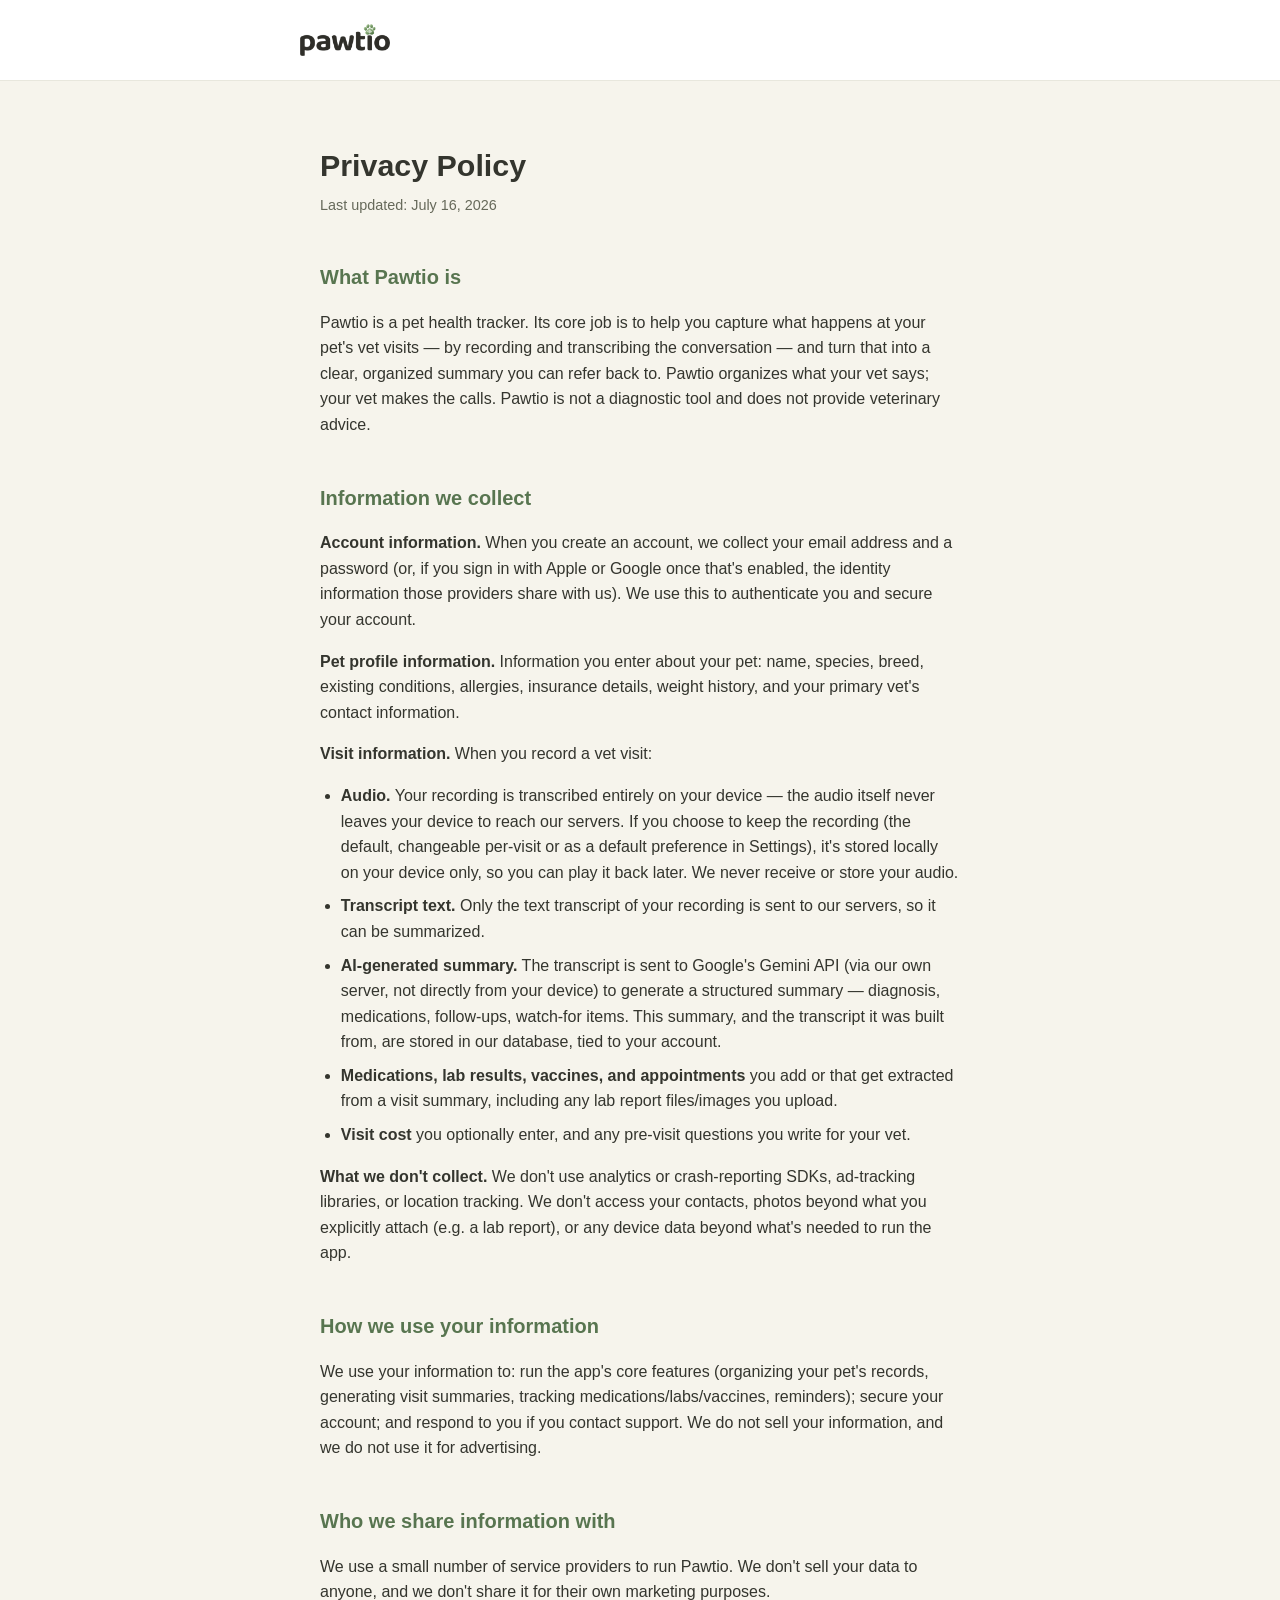
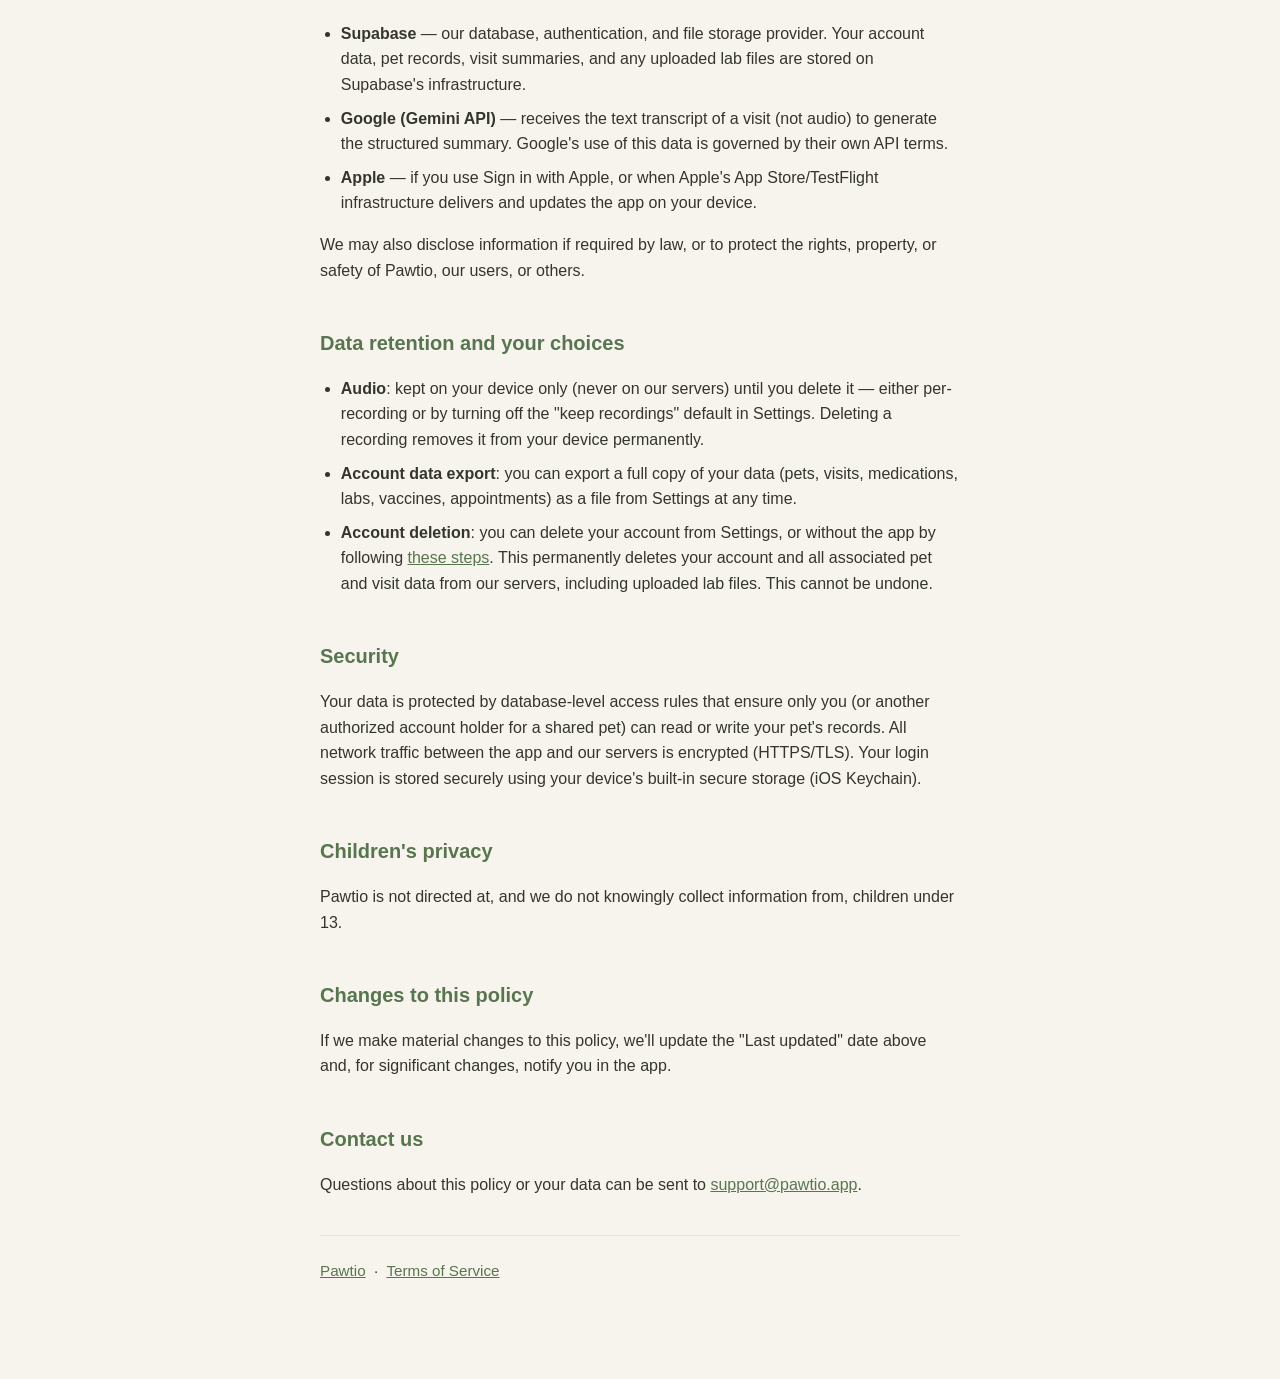
<file: privacy/index.html>
<!doctype html>
<html lang="en">
<head>
  <meta charset="utf-8" />
  <meta name="viewport" content="width=device-width, initial-scale=1" />
  <title>Privacy Policy — Pawtio</title>
  <link rel="icon" type="image/png" href="/favicon.png" />
  <link rel="apple-touch-icon" href="/apple-touch-icon.png" />
  <link rel="stylesheet" href="/style.css" />
</head>
<body>
  <header>
    <a class="brand" href="/">
      <img src="/assets/wordmark.png" alt="Pawtio" height="32" style="height: 32px; width: auto; display: block;" />
    </a>
  </header>
  <main>
    <h1>Privacy Policy</h1>
    <p class="meta">Last updated: July 16, 2026</p>

    <h2>What Pawtio is</h2>
    <p>
      Pawtio is a pet health tracker. Its core job is to help you capture what happens at your
      pet's vet visits — by recording and transcribing the conversation — and turn that into a
      clear, organized summary you can refer back to. Pawtio organizes what your vet says; your
      vet makes the calls. Pawtio is not a diagnostic tool and does not provide veterinary
      advice.
    </p>

    <h2>Information we collect</h2>
    <p>
      <strong>Account information.</strong> When you create an account, we collect your email
      address and a password (or, if you sign in with Apple or Google once that's enabled, the
      identity information those providers share with us). We use this to authenticate you and
      secure your account.
    </p>
    <p>
      <strong>Pet profile information.</strong> Information you enter about your pet: name,
      species, breed, existing conditions, allergies, insurance details, weight history, and
      your primary vet's contact information.
    </p>
    <p><strong>Visit information.</strong> When you record a vet visit:</p>
    <ul>
      <li>
        <strong>Audio.</strong> Your recording is transcribed entirely on your device — the
        audio itself never leaves your device to reach our servers. If you choose to keep the
        recording (the default, changeable per-visit or as a default preference in Settings),
        it's stored locally on your device only, so you can play it back later. We never receive
        or store your audio.
      </li>
      <li>
        <strong>Transcript text.</strong> Only the text transcript of your recording is sent to
        our servers, so it can be summarized.
      </li>
      <li>
        <strong>AI-generated summary.</strong> The transcript is sent to Google's Gemini API (via
        our own server, not directly from your device) to generate a structured summary —
        diagnosis, medications, follow-ups, watch-for items. This summary, and the transcript it
        was built from, are stored in our database, tied to your account.
      </li>
      <li>
        <strong>Medications, lab results, vaccines, and appointments</strong> you add or that get
        extracted from a visit summary, including any lab report files/images you upload.
      </li>
      <li>
        <strong>Visit cost</strong> you optionally enter, and any pre-visit questions you write
        for your vet.
      </li>
    </ul>
    <p>
      <strong>What we don't collect.</strong> We don't use analytics or crash-reporting SDKs,
      ad-tracking libraries, or location tracking. We don't access your contacts, photos beyond
      what you explicitly attach (e.g. a lab report), or any device data beyond what's needed to
      run the app.
    </p>

    <h2>How we use your information</h2>
    <p>
      We use your information to: run the app's core features (organizing your pet's records,
      generating visit summaries, tracking medications/labs/vaccines, reminders); secure your
      account; and respond to you if you contact support. We do not sell your information, and
      we do not use it for advertising.
    </p>

    <h2>Who we share information with</h2>
    <p>
      We use a small number of service providers to run Pawtio. We don't sell your data to
      anyone, and we don't share it for their own marketing purposes.
    </p>
    <ul>
      <li>
        <strong>Supabase</strong> — our database, authentication, and file storage provider. Your
        account data, pet records, visit summaries, and any uploaded lab files are stored on
        Supabase's infrastructure.
      </li>
      <li>
        <strong>Google (Gemini API)</strong> — receives the text transcript of a visit (not
        audio) to generate the structured summary. Google's use of this data is governed by
        their own API terms.
      </li>
      <li>
        <strong>Apple</strong> — if you use Sign in with Apple, or when Apple's App
        Store/TestFlight infrastructure delivers and updates the app on your device.
      </li>
    </ul>
    <p>
      We may also disclose information if required by law, or to protect the rights, property,
      or safety of Pawtio, our users, or others.
    </p>

    <h2>Data retention and your choices</h2>
    <ul>
      <li>
        <strong>Audio</strong>: kept on your device only (never on our servers) until you delete
        it — either per-recording or by turning off the "keep recordings" default in Settings.
        Deleting a recording removes it from your device permanently.
      </li>
      <li>
        <strong>Account data export</strong>: you can export a full copy of your data (pets,
        visits, medications, labs, vaccines, appointments) as a file from Settings at any time.
      </li>
      <li>
        <strong>Account deletion</strong>: you can delete your account from Settings, or without
        the app by following <a href="/delete-account">these steps</a>. This
        permanently deletes your account and all associated pet and visit data from our servers,
        including uploaded lab files. This cannot be undone.
      </li>
    </ul>

    <h2>Security</h2>
    <p>
      Your data is protected by database-level access rules that ensure only you (or another
      authorized account holder for a shared pet) can read or write your pet's records. All
      network traffic between the app and our servers is encrypted (HTTPS/TLS). Your login
      session is stored securely using your device's built-in secure storage (iOS Keychain).
    </p>

    <h2>Children's privacy</h2>
    <p>
      Pawtio is not directed at, and we do not knowingly collect information from, children
      under 13.
    </p>

    <h2>Changes to this policy</h2>
    <p>
      If we make material changes to this policy, we'll update the "Last updated" date above
      and, for significant changes, notify you in the app.
    </p>

    <h2>Contact us</h2>
    <p>
      Questions about this policy or your data can be sent to
      <a href="mailto:support@pawtio.app">support@pawtio.app</a>.
    </p>

    <p class="doc-links">
      <a href="/">Pawtio</a> &nbsp;·&nbsp; <a href="/terms">Terms of Service</a>
    </p>
  </main>
</body>
</html>
</file>
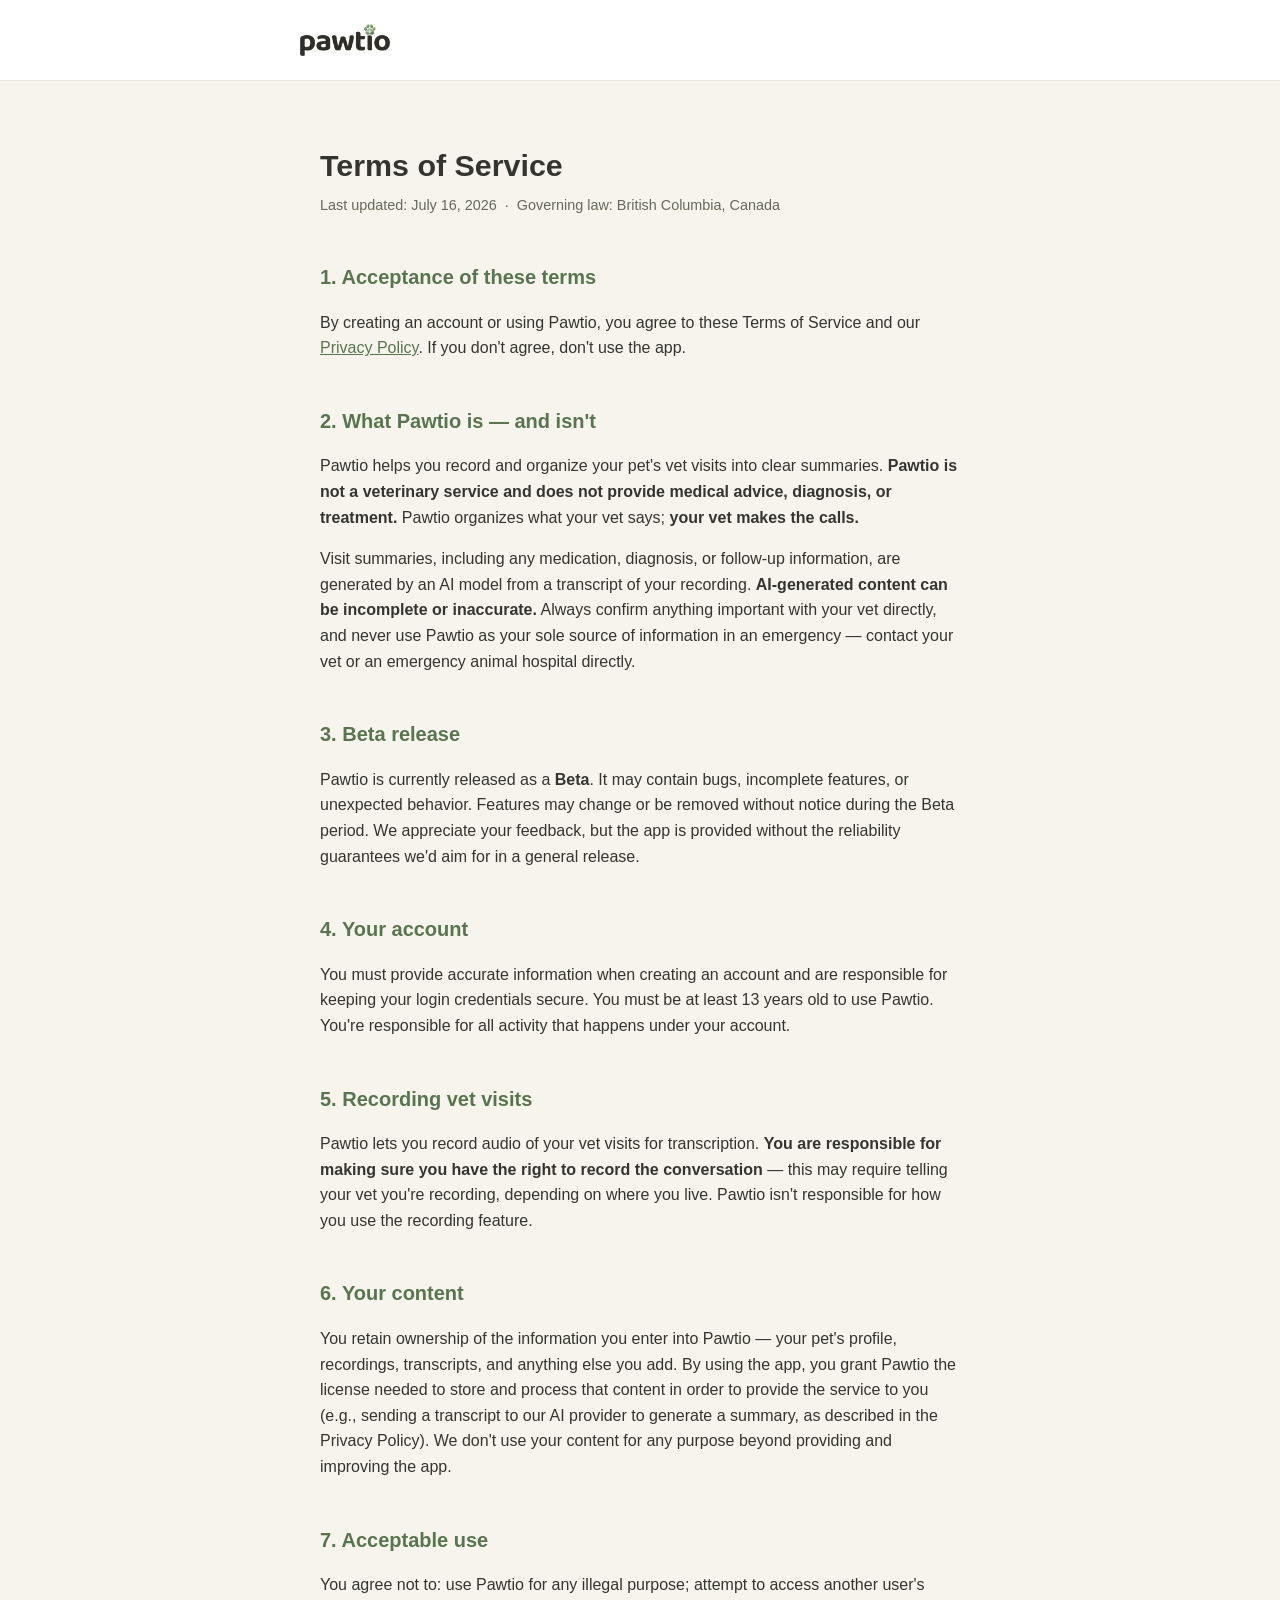
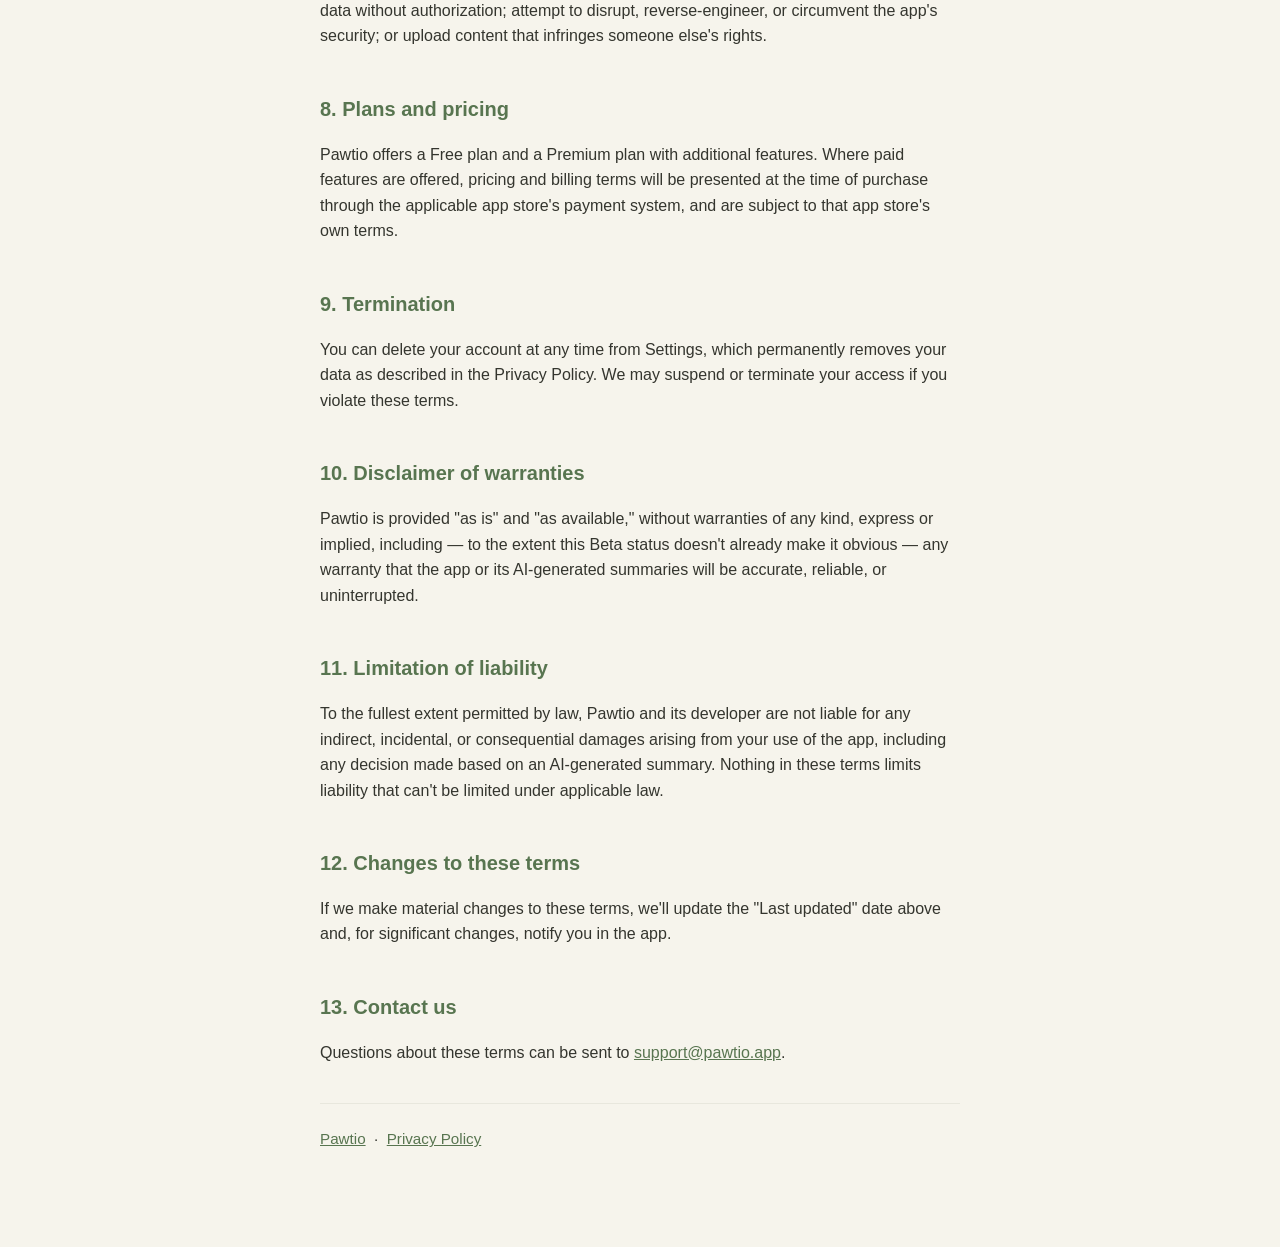
<file: terms/index.html>
<!doctype html>
<html lang="en">
<head>
  <meta charset="utf-8" />
  <meta name="viewport" content="width=device-width, initial-scale=1" />
  <title>Terms of Service — Pawtio</title>
  <link rel="icon" type="image/png" href="/favicon.png" />
  <link rel="apple-touch-icon" href="/apple-touch-icon.png" />
  <link rel="stylesheet" href="/style.css" />
</head>
<body>
  <header>
    <a class="brand" href="/">
      <img src="/assets/wordmark.png" alt="Pawtio" height="32" style="height: 32px; width: auto; display: block;" />
    </a>
  </header>
  <main>
    <h1>Terms of Service</h1>
    <p class="meta">
      Last updated: July 16, 2026 &nbsp;·&nbsp; Governing law: British Columbia, Canada
    </p>

    <h2>1. Acceptance of these terms</h2>
    <p>
      By creating an account or using Pawtio, you agree to these Terms of Service and our
      <a href="/privacy">Privacy Policy</a>. If you don't agree, don't use the app.
    </p>

    <h2>2. What Pawtio is — and isn't</h2>
    <p>
      Pawtio helps you record and organize your pet's vet visits into clear summaries.
      <strong>Pawtio is not a veterinary service and does not provide medical advice, diagnosis,
      or treatment.</strong> Pawtio organizes what your vet says; <strong>your vet makes the
      calls.</strong>
    </p>
    <p>
      Visit summaries, including any medication, diagnosis, or follow-up information, are
      generated by an AI model from a transcript of your recording.
      <strong>AI-generated content can be incomplete or inaccurate.</strong> Always confirm
      anything important with your vet directly, and never use Pawtio as your sole source of
      information in an emergency — contact your vet or an emergency animal hospital directly.
    </p>

    <h2>3. Beta release</h2>
    <p>
      Pawtio is currently released as a <strong>Beta</strong>. It may contain bugs, incomplete
      features, or unexpected behavior. Features may change or be removed without notice during
      the Beta period. We appreciate your feedback, but the app is provided without the
      reliability guarantees we'd aim for in a general release.
    </p>

    <h2>4. Your account</h2>
    <p>
      You must provide accurate information when creating an account and are responsible for
      keeping your login credentials secure. You must be at least 13 years old to use Pawtio.
      You're responsible for all activity that happens under your account.
    </p>

    <h2>5. Recording vet visits</h2>
    <p>
      Pawtio lets you record audio of your vet visits for transcription.
      <strong>You are responsible for making sure you have the right to record the
      conversation</strong> — this may require telling your vet you're recording, depending on
      where you live. Pawtio isn't responsible for how you use the recording feature.
    </p>

    <h2>6. Your content</h2>
    <p>
      You retain ownership of the information you enter into Pawtio — your pet's profile,
      recordings, transcripts, and anything else you add. By using the app, you grant Pawtio the
      license needed to store and process that content in order to provide the service to you
      (e.g., sending a transcript to our AI provider to generate a summary, as described in the
      Privacy Policy). We don't use your content for any purpose beyond providing and improving
      the app.
    </p>

    <h2>7. Acceptable use</h2>
    <p>
      You agree not to: use Pawtio for any illegal purpose; attempt to access another user's
      data without authorization; attempt to disrupt, reverse-engineer, or circumvent the app's
      security; or upload content that infringes someone else's rights.
    </p>

    <h2>8. Plans and pricing</h2>
    <p>
      Pawtio offers a Free plan and a Premium plan with additional features. Where paid features
      are offered, pricing and billing terms will be presented at the time of purchase through
      the applicable app store's payment system, and are subject to that app store's own terms.
    </p>

    <h2>9. Termination</h2>
    <p>
      You can delete your account at any time from Settings, which permanently removes your data
      as described in the Privacy Policy. We may suspend or terminate your access if you violate
      these terms.
    </p>

    <h2>10. Disclaimer of warranties</h2>
    <p>
      Pawtio is provided "as is" and "as available," without warranties of any kind, express or
      implied, including — to the extent this Beta status doesn't already make it obvious — any
      warranty that the app or its AI-generated summaries will be accurate, reliable, or
      uninterrupted.
    </p>

    <h2>11. Limitation of liability</h2>
    <p>
      To the fullest extent permitted by law, Pawtio and its developer are not liable for any
      indirect, incidental, or consequential damages arising from your use of the app, including
      any decision made based on an AI-generated summary. Nothing in these terms limits
      liability that can't be limited under applicable law.
    </p>

    <h2>12. Changes to these terms</h2>
    <p>
      If we make material changes to these terms, we'll update the "Last updated" date above
      and, for significant changes, notify you in the app.
    </p>

    <h2>13. Contact us</h2>
    <p>
      Questions about these terms can be sent to
      <a href="mailto:support@pawtio.app">support@pawtio.app</a>.
    </p>

    <p class="doc-links">
      <a href="/">Pawtio</a> &nbsp;·&nbsp; <a href="/privacy">Privacy Policy</a>
    </p>
  </main>
</body>
</html>
</file>
<file: style.css>
:root {
  --bg: #f6f4ec;
  --surface: #ffffff;
  --text: #34352e;
  --muted: #66695a;
  --primary: #637e58;
  --primary-strong: #587550;
  --border: #e8e7dd;
}

* {
  box-sizing: border-box;
}

body {
  margin: 0;
  background: var(--bg);
  color: var(--text);
  font-family: -apple-system, BlinkMacSystemFont, "Segoe UI", Roboto, Helvetica, Arial,
    sans-serif;
  line-height: 1.6;
}

header {
  padding: 24px 20px;
  border-bottom: 1px solid var(--border);
  background: var(--surface);
}

header .brand {
  max-width: 680px;
  margin: 0 auto;
  display: flex;
  align-items: center;
  gap: 10px;
  font-weight: 700;
  font-size: 1.15rem;
  color: var(--primary-strong);
  text-decoration: none;
}

main {
  max-width: 680px;
  margin: 0 auto;
  padding: 40px 20px 80px;
}

h1 {
  font-size: 1.9rem;
  margin-bottom: 4px;
}

h2 {
  font-size: 1.25rem;
  margin-top: 2.2em;
  color: var(--primary-strong);
}

.meta {
  color: var(--muted);
  font-size: 0.9rem;
  margin-top: 0;
  margin-bottom: 2em;
}

.stance {
  background: var(--surface);
  border: 1px solid var(--border);
  border-radius: 14px;
  padding: 16px 20px;
  margin: 1.5em 0;
  color: var(--muted);
  font-size: 0.95rem;
}

a {
  color: var(--primary-strong);
}

ul {
  padding-left: 1.3em;
}

li {
  margin-bottom: 0.5em;
}

.doc-links {
  margin-top: 2.5em;
  padding-top: 1.5em;
  border-top: 1px solid var(--border);
  font-size: 0.95rem;
}

footer {
  max-width: 680px;
  margin: 0 auto;
  padding: 0 20px 60px;
  color: var(--muted);
  font-size: 0.85rem;
}
</file>
